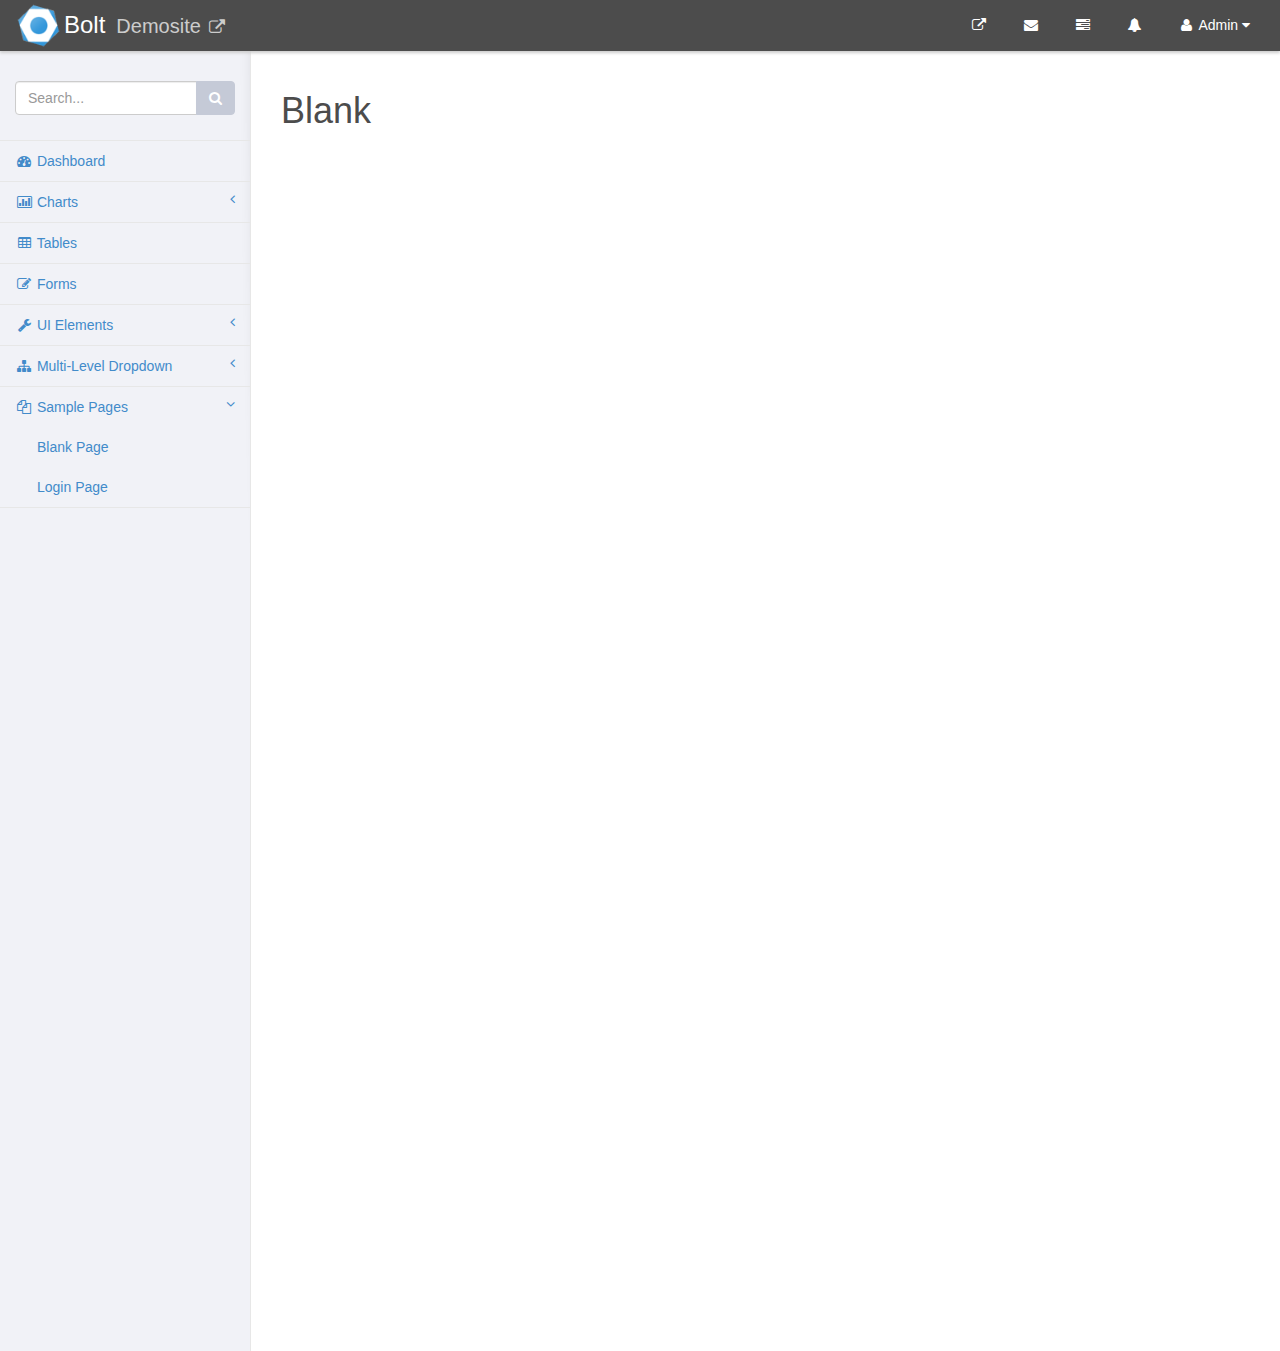
<file: templates/sb-admin-v2/blank.html>
<!DOCTYPE html>
<html>

<head>

    <meta charset="utf-8">
    <meta name="viewport" content="width=device-width, initial-scale=1.0">

    <title>Bolt 2.0 Backend</title>

    <!-- Core CSS - Include with every page -->
    <link href="css/bootstrap.css" rel="stylesheet">
    <link href="font-awesome/css/font-awesome.css" rel="stylesheet">

    <!-- Page-Level Plugin CSS - Blank -->

    <!-- SB Admin CSS - Include with every page -->
    <link href="css/bolt.css" rel="stylesheet">

</head>

<body>

    <div id="wrapper">

        <nav class="navbar navbar-default navbar-static-top" role="navigation" style="margin-bottom: 0">
            <div class="navbar-header">
                <button type="button" class="navbar-toggle" data-toggle="collapse" data-target=".sidebar-collapse">
                    <span class="sr-only">Toggle navigation</span>
                    <span class="icon-bar"></span>
                    <span class="icon-bar"></span>
                    <span class="icon-bar"></span>
                </button>
                <a class="navbar-brand" href="index.html"><img src="img/apple-touch-icon.png">Bolt</a> <a href="#" class="navbar-site btn">Demosite <i class="fa fa-external-link fa-fw"></i></a>
            </div>
            <!-- /.navbar-header -->

            <ul class="nav navbar-top-links navbar-right">
				<li class="dropdown">
				    <a class="dropdown-toggle" data-toggle="dropdown" href="#">
				        <i class="fa fa-external-link fa-fw"></i>
				    </a>
				</li>
                <li class="dropdown">
                    <a class="dropdown-toggle" data-toggle="dropdown" href="#">
                        <i class="fa fa-envelope fa-fw"></i>
                    </a>
                    <ul class="dropdown-menu dropdown-messages">
                        <li>
                            <a href="#">
                                <div>
                                    <strong>John Smith</strong>
                                    <span class="pull-right text-muted">
                                        <em>Yesterday</em>
                                    </span>
                                </div>
                                <div>Lorem ipsum dolor sit amet, consectetur adipiscing elit. Pellentesque eleifend...</div>
                            </a>
                        </li>
                        <li class="divider"></li>
                        <li>
                            <a href="#">
                                <div>
                                    <strong>John Smith</strong>
                                    <span class="pull-right text-muted">
                                        <em>Yesterday</em>
                                    </span>
                                </div>
                                <div>Lorem ipsum dolor sit amet, consectetur adipiscing elit. Pellentesque eleifend...</div>
                            </a>
                        </li>
                        <li class="divider"></li>
                        <li>
                            <a href="#">
                                <div>
                                    <strong>John Smith</strong>
                                    <span class="pull-right text-muted">
                                        <em>Yesterday</em>
                                    </span>
                                </div>
                                <div>Lorem ipsum dolor sit amet, consectetur adipiscing elit. Pellentesque eleifend...</div>
                            </a>
                        </li>
                        <li class="divider"></li>
                        <li>
                            <a class="text-center" href="#">
                                <strong>Read All Messages</strong>
                                <i class="fa fa-angle-right"></i>
                            </a>
                        </li>
                    </ul>
                    <!-- /.dropdown-messages -->
                </li>
                <!-- /.dropdown -->
                <li class="dropdown">
                    <a class="dropdown-toggle" data-toggle="dropdown" href="#">
                        <i class="fa fa-tasks fa-fw"></i>
                    </a>
                    <ul class="dropdown-menu dropdown-tasks">
                        <li>
                            <a href="#">
                                <div>
                                    <p>
                                        <strong>Task 1</strong>
                                        <span class="pull-right text-muted">40% Complete</span>
                                    </p>
                                    <div class="progress progress-striped active">
                                        <div class="progress-bar progress-bar-success" role="progressbar" aria-valuenow="40" aria-valuemin="0" aria-valuemax="100" style="width: 40%">
                                            <span class="sr-only">40% Complete (success)</span>
                                        </div>
                                    </div>
                                </div>
                            </a>
                        </li>
                        <li class="divider"></li>
                        <li>
                            <a href="#">
                                <div>
                                    <p>
                                        <strong>Task 2</strong>
                                        <span class="pull-right text-muted">20% Complete</span>
                                    </p>
                                    <div class="progress progress-striped active">
                                        <div class="progress-bar progress-bar-info" role="progressbar" aria-valuenow="20" aria-valuemin="0" aria-valuemax="100" style="width: 20%">
                                            <span class="sr-only">20% Complete</span>
                                        </div>
                                    </div>
                                </div>
                            </a>
                        </li>
                        <li class="divider"></li>
                        <li>
                            <a href="#">
                                <div>
                                    <p>
                                        <strong>Task 3</strong>
                                        <span class="pull-right text-muted">60% Complete</span>
                                    </p>
                                    <div class="progress progress-striped active">
                                        <div class="progress-bar progress-bar-warning" role="progressbar" aria-valuenow="60" aria-valuemin="0" aria-valuemax="100" style="width: 60%">
                                            <span class="sr-only">60% Complete (warning)</span>
                                        </div>
                                    </div>
                                </div>
                            </a>
                        </li>
                        <li class="divider"></li>
                        <li>
                            <a href="#">
                                <div>
                                    <p>
                                        <strong>Task 4</strong>
                                        <span class="pull-right text-muted">80% Complete</span>
                                    </p>
                                    <div class="progress progress-striped active">
                                        <div class="progress-bar progress-bar-danger" role="progressbar" aria-valuenow="80" aria-valuemin="0" aria-valuemax="100" style="width: 80%">
                                            <span class="sr-only">80% Complete (danger)</span>
                                        </div>
                                    </div>
                                </div>
                            </a>
                        </li>
                        <li class="divider"></li>
                        <li>
                            <a class="text-center" href="#">
                                <strong>See All Tasks</strong>
                                <i class="fa fa-angle-right"></i>
                            </a>
                        </li>
                    </ul>
                    <!-- /.dropdown-tasks -->
                </li>
                <!-- /.dropdown -->
                <li class="dropdown">
                    <a class="dropdown-toggle" data-toggle="dropdown" href="#">
                        <i class="fa fa-bell fa-fw"></i>
                    </a>
                    <ul class="dropdown-menu dropdown-alerts">
                        <li>
                            <a href="#">
                                <div>
                                    <i class="fa fa-comment fa-fw"></i> New Comment
                                    <span class="pull-right text-muted small">4 minutes ago</span>
                                </div>
                            </a>
                        </li>
                        <li class="divider"></li>
                        <li>
                            <a href="#">
                                <div>
                                    <i class="fa fa-twitter fa-fw"></i> 3 New Followers
                                    <span class="pull-right text-muted small">12 minutes ago</span>
                                </div>
                            </a>
                        </li>
                        <li class="divider"></li>
                        <li>
                            <a href="#">
                                <div>
                                    <i class="fa fa-envelope fa-fw"></i> Message Sent
                                    <span class="pull-right text-muted small">4 minutes ago</span>
                                </div>
                            </a>
                        </li>
                        <li class="divider"></li>
                        <li>
                            <a href="#">
                                <div>
                                    <i class="fa fa-tasks fa-fw"></i> New Task
                                    <span class="pull-right text-muted small">4 minutes ago</span>
                                </div>
                            </a>
                        </li>
                        <li class="divider"></li>
                        <li>
                            <a href="#">
                                <div>
                                    <i class="fa fa-upload fa-fw"></i> Server Rebooted
                                    <span class="pull-right text-muted small">4 minutes ago</span>
                                </div>
                            </a>
                        </li>
                        <li class="divider"></li>
                        <li>
                            <a class="text-center" href="#">
                                <strong>See All Alerts</strong>
                                <i class="fa fa-angle-right"></i>
                            </a>
                        </li>
                    </ul>
                    <!-- /.dropdown-alerts -->
                </li>
                <!-- /.dropdown -->
                <li class="dropdown">
                    <a class="dropdown-toggle" data-toggle="dropdown" href="#">
                        <i class="fa fa-user fa-fw"></i> Admin <i class="fa fa-caret-down"></i>
                    </a>
                    <ul class="dropdown-menu dropdown-user">
                        <li><a href="#"><i class="fa fa-user fa-fw"></i> User Profile</a>
                        </li>
                        <li><a href="#"><i class="fa fa-gear fa-fw"></i> Settings</a>
                        </li>
                        <li class="divider"></li>
                        <li><a href="login.html"><i class="fa fa-sign-out fa-fw"></i> Logout</a>
                        </li>
                    </ul>
                    <!-- /.dropdown-user -->
                </li>
                <!-- /.dropdown -->
            </ul>
            <!-- /.navbar-top-links -->

        </nav>
        <!-- /.navbar-static-top -->

        <nav class="navbar-default navbar-static-side" role="navigation" id="nav">
            <div class="sidebar-collapse">
                <ul class="nav" id="side-menu">
                    <li class="sidebar-search">
                        <div class="input-group custom-search-form">
                            <input type="text" class="form-control" placeholder="Search...">
                            <span class="input-group-btn">
                                <button class="btn btn-default" type="button">
                                    <i class="fa fa-search"></i>
                                </button>
                            </span>
                        </div>
                        <!-- /input-group -->
                    </li>
                    <li>
                        <a href="index.html"><i class="fa fa-dashboard fa-fw"></i> Dashboard</a>
                    </li>
                    <li>
                        <a href="#"><i class="fa fa-bar-chart-o fa-fw"></i> Charts<span class="fa arrow"></span></a>
                        <ul class="nav nav-second-level">
                            <li>
                                <a href="flot.html">Flot Charts</a>
                            </li>
                            <li>
                                <a href="morris.html">Morris.js Charts</a>
                            </li>
                        </ul>
                        <!-- /.nav-second-level -->
                    </li>
                    <li>
                        <a href="tables.html"><i class="fa fa-table fa-fw"></i> Tables</a>
                    </li>
                    <li>
                        <a href="forms.html"><i class="fa fa-edit fa-fw"></i> Forms</a>
                    </li>
                    <li>
                        <a href="#"><i class="fa fa-wrench fa-fw"></i> UI Elements<span class="fa arrow"></span></a>
                        <ul class="nav nav-second-level">
                            <li>
                                <a href="panels-wells.html">Panels and Wells</a>
                            </li>
                            <li>
                                <a href="buttons.html">Buttons</a>
                            </li>
                            <li>
                                <a href="notifications.html">Notifications</a>
                            </li>
                            <li>
                                <a href="typography.html">Typography</a>
                            </li>
                            <li>
                                <a href="grid.html">Grid</a>
                            </li>
                        </ul>
                        <!-- /.nav-second-level -->
                    </li>
                    <li>
                        <a href="#"><i class="fa fa-sitemap fa-fw"></i> Multi-Level Dropdown<span class="fa arrow"></span></a>
                        <ul class="nav nav-second-level">
                            <li>
                                <a href="#">Second Level Item</a>
                            </li>
                            <li>
                                <a href="#">Second Level Item</a>
                            </li>
                            <li>
                                <a href="#">Third Level <span class="fa arrow"></span></a>
                                <ul class="nav nav-third-level">
                                    <li>
                                        <a href="#">Third Level Item</a>
                                    </li>
                                    <li>
                                        <a href="#">Third Level Item</a>
                                    </li>
                                    <li>
                                        <a href="#">Third Level Item</a>
                                    </li>
                                    <li>
                                        <a href="#">Third Level Item</a>
                                    </li>
                                </ul>
                                <!-- /.nav-third-level -->
                            </li>
                        </ul>
                        <!-- /.nav-second-level -->
                    </li>
                    <li class="active">
                        <a href="#"><i class="fa fa-files-o fa-fw"></i> Sample Pages<span class="fa arrow"></span></a>
                        <ul class="nav nav-second-level">
                            <li>
                                <a href="blank.html">Blank Page</a>
                            </li>
                            <li>
                                <a href="login.html">Login Page</a>
                            </li>
                        </ul>
                        <!-- /.nav-second-level -->
                    </li>
                </ul>
                <!-- /#side-menu -->
            </div>
            <!-- /.sidebar-collapse -->
        </nav>
        <!-- /.navbar-static-side -->

        <div id="page-wrapper">
            <div class="row">
                <div class="col-lg-12">
                    <h1 class="page-header">Blank</h1>
                </div>
                <!-- /.col-lg-12 -->
            </div>
            <!-- /.row -->
        </div>
        <!-- /#page-wrapper -->

    </div>
    <!-- /#wrapper -->

    <!-- Core Scripts - Include with every page -->
    <script src="js/jquery-1.10.2.js"></script>
    <script src="js/bootstrap.min.js"></script>
    <script src="js/plugins/metisMenu/jquery.metisMenu.js"></script>

    <!-- Page-Level Plugin Scripts - Blank -->

    <!-- SB Admin Scripts - Include with every page -->
    <script src="js/bolt.js"></script>

    <!-- Page-Level Demo Scripts - Blank - Use for reference -->

</body>

</html>
</file>
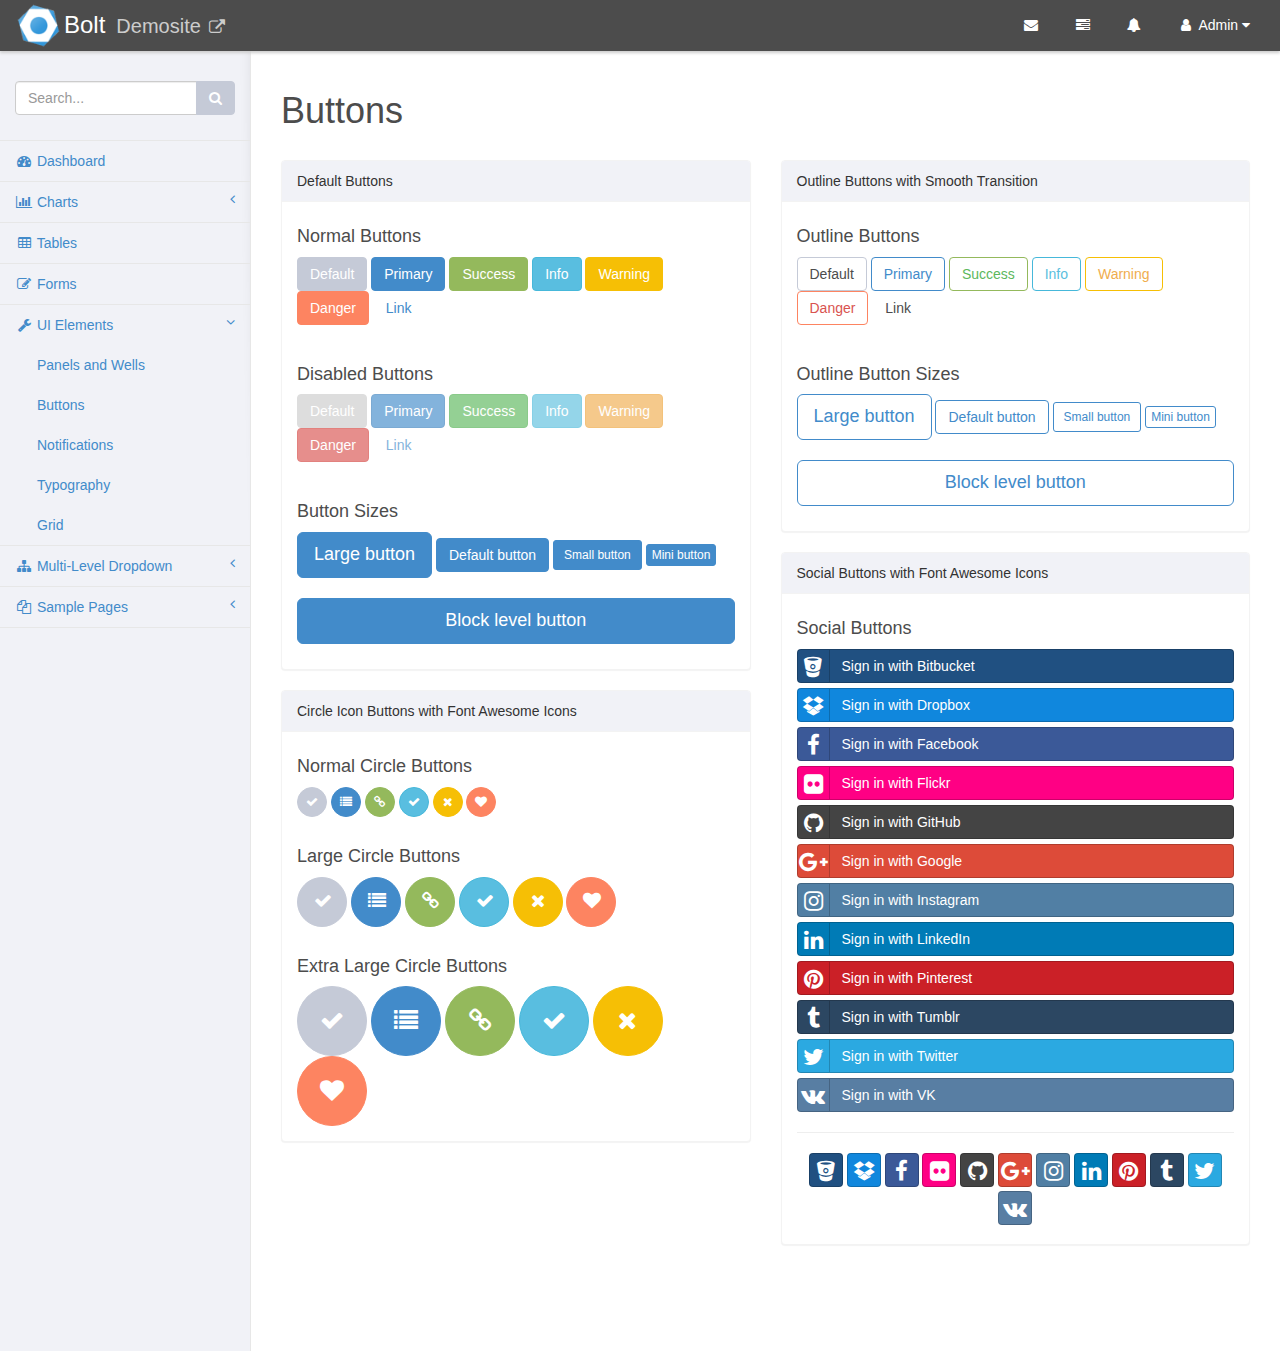
<file: templates/sb-admin-v2/buttons.html>
<!DOCTYPE html>
<html>

<head>

    <meta charset="utf-8">
    <meta name="viewport" content="width=device-width, initial-scale=1.0">

    <title>Bolt 2.0 Backend</title>

    <!-- Core CSS - Include with every page -->
    <link href="css/bootstrap.css" rel="stylesheet">
    <link href="font-awesome/css/font-awesome.css" rel="stylesheet">

    <!-- Page-Level Plugin CSS - Buttons -->
    <link href="css/plugins/social-buttons/social-buttons.css" rel="stylesheet">

    <!-- SB Admin CSS - Include with every page -->
    <link href="css/bolt.css" rel="stylesheet">

</head>

<body>

    <div id="wrapper">

        <nav class="navbar navbar-default navbar-static-top" role="navigation" style="margin-bottom: 0">
            <div class="navbar-header">
                <button type="button" class="navbar-toggle" data-toggle="collapse" data-target=".sidebar-collapse">
                    <span class="sr-only">Toggle navigation</span>
                    <span class="icon-bar"></span>
                    <span class="icon-bar"></span>
                    <span class="icon-bar"></span>
                </button>
                <a class="navbar-brand" href="index.html"><img src="img/apple-touch-icon.png">Bolt</a> <a href="#" class="navbar-site btn">Demosite <i class="fa fa-external-link fa-fw"></i></a>
            </div>
            <!-- /.navbar-header -->

            <ul class="nav navbar-top-links navbar-right">
                <li class="dropdown">
                    <a class="dropdown-toggle" data-toggle="dropdown" href="#">
                        <i class="fa fa-envelope fa-fw"></i>
                    </a>
                    <ul class="dropdown-menu dropdown-messages">
                        <li>
                            <a href="#">
                                <div>
                                    <strong>John Smith</strong>
                                    <span class="pull-right text-muted">
                                        <em>Yesterday</em>
                                    </span>
                                </div>
                                <div>Lorem ipsum dolor sit amet, consectetur adipiscing elit. Pellentesque eleifend...</div>
                            </a>
                        </li>
                        <li class="divider"></li>
                        <li>
                            <a href="#">
                                <div>
                                    <strong>John Smith</strong>
                                    <span class="pull-right text-muted">
                                        <em>Yesterday</em>
                                    </span>
                                </div>
                                <div>Lorem ipsum dolor sit amet, consectetur adipiscing elit. Pellentesque eleifend...</div>
                            </a>
                        </li>
                        <li class="divider"></li>
                        <li>
                            <a href="#">
                                <div>
                                    <strong>John Smith</strong>
                                    <span class="pull-right text-muted">
                                        <em>Yesterday</em>
                                    </span>
                                </div>
                                <div>Lorem ipsum dolor sit amet, consectetur adipiscing elit. Pellentesque eleifend...</div>
                            </a>
                        </li>
                        <li class="divider"></li>
                        <li>
                            <a class="text-center" href="#">
                                <strong>Read All Messages</strong>
                                <i class="fa fa-angle-right"></i>
                            </a>
                        </li>
                    </ul>
                    <!-- /.dropdown-messages -->
                </li>
                <!-- /.dropdown -->
                <li class="dropdown">
                    <a class="dropdown-toggle" data-toggle="dropdown" href="#">
                        <i class="fa fa-tasks fa-fw"></i>
                    </a>
                    <ul class="dropdown-menu dropdown-tasks">
                        <li>
                            <a href="#">
                                <div>
                                    <p>
                                        <strong>Task 1</strong>
                                        <span class="pull-right text-muted">40% Complete</span>
                                    </p>
                                    <div class="progress progress-striped active">
                                        <div class="progress-bar progress-bar-success" role="progressbar" aria-valuenow="40" aria-valuemin="0" aria-valuemax="100" style="width: 40%">
                                            <span class="sr-only">40% Complete (success)</span>
                                        </div>
                                    </div>
                                </div>
                            </a>
                        </li>
                        <li class="divider"></li>
                        <li>
                            <a href="#">
                                <div>
                                    <p>
                                        <strong>Task 2</strong>
                                        <span class="pull-right text-muted">20% Complete</span>
                                    </p>
                                    <div class="progress progress-striped active">
                                        <div class="progress-bar progress-bar-info" role="progressbar" aria-valuenow="20" aria-valuemin="0" aria-valuemax="100" style="width: 20%">
                                            <span class="sr-only">20% Complete</span>
                                        </div>
                                    </div>
                                </div>
                            </a>
                        </li>
                        <li class="divider"></li>
                        <li>
                            <a href="#">
                                <div>
                                    <p>
                                        <strong>Task 3</strong>
                                        <span class="pull-right text-muted">60% Complete</span>
                                    </p>
                                    <div class="progress progress-striped active">
                                        <div class="progress-bar progress-bar-warning" role="progressbar" aria-valuenow="60" aria-valuemin="0" aria-valuemax="100" style="width: 60%">
                                            <span class="sr-only">60% Complete (warning)</span>
                                        </div>
                                    </div>
                                </div>
                            </a>
                        </li>
                        <li class="divider"></li>
                        <li>
                            <a href="#">
                                <div>
                                    <p>
                                        <strong>Task 4</strong>
                                        <span class="pull-right text-muted">80% Complete</span>
                                    </p>
                                    <div class="progress progress-striped active">
                                        <div class="progress-bar progress-bar-danger" role="progressbar" aria-valuenow="80" aria-valuemin="0" aria-valuemax="100" style="width: 80%">
                                            <span class="sr-only">80% Complete (danger)</span>
                                        </div>
                                    </div>
                                </div>
                            </a>
                        </li>
                        <li class="divider"></li>
                        <li>
                            <a class="text-center" href="#">
                                <strong>See All Tasks</strong>
                                <i class="fa fa-angle-right"></i>
                            </a>
                        </li>
                    </ul>
                    <!-- /.dropdown-tasks -->
                </li>
                <!-- /.dropdown -->
                <li class="dropdown">
                    <a class="dropdown-toggle" data-toggle="dropdown" href="#">
                        <i class="fa fa-bell fa-fw"></i>
                    </a>
                    <ul class="dropdown-menu dropdown-alerts">
                        <li>
                            <a href="#">
                                <div>
                                    <i class="fa fa-comment fa-fw"></i> New Comment
                                    <span class="pull-right text-muted small">4 minutes ago</span>
                                </div>
                            </a>
                        </li>
                        <li class="divider"></li>
                        <li>
                            <a href="#">
                                <div>
                                    <i class="fa fa-twitter fa-fw"></i> 3 New Followers
                                    <span class="pull-right text-muted small">12 minutes ago</span>
                                </div>
                            </a>
                        </li>
                        <li class="divider"></li>
                        <li>
                            <a href="#">
                                <div>
                                    <i class="fa fa-envelope fa-fw"></i> Message Sent
                                    <span class="pull-right text-muted small">4 minutes ago</span>
                                </div>
                            </a>
                        </li>
                        <li class="divider"></li>
                        <li>
                            <a href="#">
                                <div>
                                    <i class="fa fa-tasks fa-fw"></i> New Task
                                    <span class="pull-right text-muted small">4 minutes ago</span>
                                </div>
                            </a>
                        </li>
                        <li class="divider"></li>
                        <li>
                            <a href="#">
                                <div>
                                    <i class="fa fa-upload fa-fw"></i> Server Rebooted
                                    <span class="pull-right text-muted small">4 minutes ago</span>
                                </div>
                            </a>
                        </li>
                        <li class="divider"></li>
                        <li>
                            <a class="text-center" href="#">
                                <strong>See All Alerts</strong>
                                <i class="fa fa-angle-right"></i>
                            </a>
                        </li>
                    </ul>
                    <!-- /.dropdown-alerts -->
                </li>
                <!-- /.dropdown -->
                <li class="dropdown">
                    <a class="dropdown-toggle" data-toggle="dropdown" href="#">
                        <i class="fa fa-user fa-fw"></i> Admin <i class="fa fa-caret-down"></i>
                    </a>
                    <ul class="dropdown-menu dropdown-user">
                        <li><a href="#"><i class="fa fa-user fa-fw"></i> User Profile</a>
                        </li>
                        <li><a href="#"><i class="fa fa-gear fa-fw"></i> Settings</a>
                        </li>
                        <li class="divider"></li>
                        <li><a href="login.html"><i class="fa fa-sign-out fa-fw"></i> Logout</a>
                        </li>
                    </ul>
                    <!-- /.dropdown-user -->
                </li>
                <!-- /.dropdown -->
            </ul>
            <!-- /.navbar-top-links -->

        </nav>
        <!-- /.navbar-static-top -->

        <nav class="navbar-default navbar-static-side" role="navigation" id="nav">
            <div class="sidebar-collapse">
                <ul class="nav" id="side-menu">
                    <li class="sidebar-search">
                        <div class="input-group custom-search-form">
                            <input type="text" class="form-control" placeholder="Search...">
                            <span class="input-group-btn">
                                <button class="btn btn-default" type="button">
                                    <i class="fa fa-search"></i>
                                </button>
                            </span>
                        </div>
                        <!-- /input-group -->
                    </li>
                    <li>
                        <a href="index.html"><i class="fa fa-dashboard fa-fw"></i> Dashboard</a>
                    </li>
                    <li>
                        <a href="#"><i class="fa fa-bar-chart-o fa-fw"></i> Charts<span class="fa arrow"></span></a>
                        <ul class="nav nav-second-level">
                            <li>
                                <a href="flot.html">Flot Charts</a>
                            </li>
                            <li>
                                <a href="morris.html">Morris.js Charts</a>
                            </li>
                        </ul>
                        <!-- /.nav-second-level -->
                    </li>
                    <li>
                        <a href="tables.html"><i class="fa fa-table fa-fw"></i> Tables</a>
                    </li>
                    <li>
                        <a href="forms.html"><i class="fa fa-edit fa-fw"></i> Forms</a>
                    </li>
                    <li class="active">
                        <a href="#"><i class="fa fa-wrench fa-fw"></i> UI Elements<span class="fa arrow"></span></a>
                        <ul class="nav nav-second-level">
                            <li>
                                <a href="panels-wells.html">Panels and Wells</a>
                            </li>
                            <li>
                                <a href="buttons.html">Buttons</a>
                            </li>
                            <li>
                                <a href="notifications.html">Notifications</a>
                            </li>
                            <li>
                                <a href="typography.html">Typography</a>
                            </li>
                            <li>
                                <a href="grid.html">Grid</a>
                            </li>
                        </ul>
                        <!-- /.nav-second-level -->
                    </li>
                    <li>
                        <a href="#"><i class="fa fa-sitemap fa-fw"></i> Multi-Level Dropdown<span class="fa arrow"></span></a>
                        <ul class="nav nav-second-level">
                            <li>
                                <a href="#">Second Level Item</a>
                            </li>
                            <li>
                                <a href="#">Second Level Item</a>
                            </li>
                            <li>
                                <a href="#">Third Level <span class="fa arrow"></span></a>
                                <ul class="nav nav-third-level">
                                    <li>
                                        <a href="#">Third Level Item</a>
                                    </li>
                                    <li>
                                        <a href="#">Third Level Item</a>
                                    </li>
                                    <li>
                                        <a href="#">Third Level Item</a>
                                    </li>
                                    <li>
                                        <a href="#">Third Level Item</a>
                                    </li>
                                </ul>
                                <!-- /.nav-third-level -->
                            </li>
                        </ul>
                        <!-- /.nav-second-level -->
                    </li>
                    <li>
                        <a href="#"><i class="fa fa-files-o fa-fw"></i> Sample Pages<span class="fa arrow"></span></a>
                        <ul class="nav nav-second-level">
                            <li>
                                <a href="blank.html">Blank Page</a>
                            </li>
                            <li>
                                <a href="login.html">Login Page</a>
                            </li>
                        </ul>
                        <!-- /.nav-second-level -->
                    </li>
                </ul>
                <!-- /#side-menu -->
            </div>
            <!-- /.sidebar-collapse -->
        </nav>
        <!-- /.navbar-static-side -->

        <div id="page-wrapper">
            <div class="row">
                <div class="col-lg-12">
                    <h1 class="page-header">Buttons</h1>
                </div>
                <!-- /.col-lg-12 -->
            </div>
            <!-- /.row -->
            <div class="row">
                <div class="col-lg-6">
                    <div class="panel panel-default">
                        <div class="panel-heading">
                            Default Buttons
                        </div>
                        <!-- /.panel-heading -->
                        <div class="panel-body">
                            <h4>Normal Buttons</h4>
                            <p>
                                <button type="button" class="btn btn-default">Default</button>
                                <button type="button" class="btn btn-primary">Primary</button>
                                <button type="button" class="btn btn-success">Success</button>
                                <button type="button" class="btn btn-info">Info</button>
                                <button type="button" class="btn btn-warning">Warning</button>
                                <button type="button" class="btn btn-danger">Danger</button>
                                <button type="button" class="btn btn-link">Link</button>
                            </p>
                            <br>
                            <h4>Disabled Buttons</h4>
                            <p>
                                <button type="button" class="btn btn-default disabled">Default</button>
                                <button type="button" class="btn btn-primary disabled">Primary</button>
                                <button type="button" class="btn btn-success disabled">Success</button>
                                <button type="button" class="btn btn-info disabled">Info</button>
                                <button type="button" class="btn btn-warning disabled">Warning</button>
                                <button type="button" class="btn btn-danger disabled">Danger</button>
                                <button type="button" class="btn btn-link disabled">Link</button>
                            </p>
                            <br>
                            <h4>Button Sizes</h4>
                            <p>
                                <button type="button" class="btn btn-primary btn-lg">Large button</button>
                                <button type="button" class="btn btn-primary">Default button</button>
                                <button type="button" class="btn btn-primary btn-sm">Small button</button>
                                <button type="button" class="btn btn-primary btn-xs">Mini button</button>
                                <br>
                                <br>
                                <button type="button" class="btn btn-primary btn-lg btn-block">Block level button</button>
                            </p>
                        </div>
                        <!-- /.panel-body -->
                    </div>
                    <!-- /.panel -->
                    <div class="panel panel-default">
                        <div class="panel-heading">
                            Circle Icon Buttons with Font Awesome Icons
                        </div>
                        <!-- /.panel-heading -->
                        <div class="panel-body">
                            <h4>Normal Circle Buttons</h4>
                            <button type="button" class="btn btn-default btn-circle"><i class="fa fa-check"></i>
                            </button>
                            <button type="button" class="btn btn-primary btn-circle"><i class="fa fa-list"></i>
                            </button>
                            <button type="button" class="btn btn-success btn-circle"><i class="fa fa-link"></i>
                            </button>
                            <button type="button" class="btn btn-info btn-circle"><i class="fa fa-check"></i>
                            </button>
                            <button type="button" class="btn btn-warning btn-circle"><i class="fa fa-times"></i>
                            </button>
                            <button type="button" class="btn btn-danger btn-circle"><i class="fa fa-heart"></i>
                            </button>
                            <br>
                            <br>
                            <h4>Large Circle Buttons</h4>
                            <button type="button" class="btn btn-default btn-circle btn-lg"><i class="fa fa-check"></i>
                            </button>
                            <button type="button" class="btn btn-primary btn-circle btn-lg"><i class="fa fa-list"></i>
                            </button>
                            <button type="button" class="btn btn-success btn-circle btn-lg"><i class="fa fa-link"></i>
                            </button>
                            <button type="button" class="btn btn-info btn-circle btn-lg"><i class="fa fa-check"></i>
                            </button>
                            <button type="button" class="btn btn-warning btn-circle btn-lg"><i class="fa fa-times"></i>
                            </button>
                            <button type="button" class="btn btn-danger btn-circle btn-lg"><i class="fa fa-heart"></i>
                            </button>
                            <br>
                            <br>
                            <h4>Extra Large Circle Buttons</h4>
                            <button type="button" class="btn btn-default btn-circle btn-xl"><i class="fa fa-check"></i>
                            </button>
                            <button type="button" class="btn btn-primary btn-circle btn-xl"><i class="fa fa-list"></i>
                            </button>
                            <button type="button" class="btn btn-success btn-circle btn-xl"><i class="fa fa-link"></i>
                            </button>
                            <button type="button" class="btn btn-info btn-circle btn-xl"><i class="fa fa-check"></i>
                            </button>
                            <button type="button" class="btn btn-warning btn-circle btn-xl"><i class="fa fa-times"></i>
                            </button>
                            <button type="button" class="btn btn-danger btn-circle btn-xl"><i class="fa fa-heart"></i>
                            </button>
                        </div>
                        <!-- /.panel-body -->
                    </div>
                    <!-- /.panel -->
                </div>
                <!-- /.col-lg-6 -->
                <div class="col-lg-6">
                    <div class="panel panel-default">
                        <div class="panel-heading">
                            Outline Buttons with Smooth Transition
                        </div>
                        <!-- /.panel-heading -->
                        <div class="panel-body">
                            <h4>Outline Buttons</h4>
                            <p>
                                <button type="button" class="btn btn-outline btn-default">Default</button>
                                <button type="button" class="btn btn-outline btn-primary">Primary</button>
                                <button type="button" class="btn btn-outline btn-success">Success</button>
                                <button type="button" class="btn btn-outline btn-info">Info</button>
                                <button type="button" class="btn btn-outline btn-warning">Warning</button>
                                <button type="button" class="btn btn-outline btn-danger">Danger</button>
                                <button type="button" class="btn btn-outline btn-link">Link</button>
                            </p>
                            <br>
                            <h4>Outline Button Sizes</h4>
                            <p>
                                <button type="button" class="btn btn-outline btn-primary btn-lg">Large button</button>
                                <button type="button" class="btn btn-outline btn-primary">Default button</button>
                                <button type="button" class="btn btn-outline btn-primary btn-sm">Small button</button>
                                <button type="button" class="btn btn-outline btn-primary btn-xs">Mini button</button>
                                <br>
                                <br>
                                <button type="button" class="btn btn-outline btn-primary btn-lg btn-block">Block level button</button>
                            </p>
                        </div>
                        <!-- /.panel-body -->
                    </div>
                    <!-- /.panel -->
                    <div class="panel panel-default">
                        <div class="panel-heading">
                            Social Buttons with Font Awesome Icons
                        </div>
                        <!-- /.panel-heading -->
                        <div class="panel-body">
                            <h4>Social Buttons</h4>
                            <a class="btn btn-block btn-social btn-bitbucket">
                                <i class="fa fa-bitbucket"></i> Sign in with Bitbucket
                            </a>
                            <a class="btn btn-block btn-social btn-dropbox">
                                <i class="fa fa-dropbox"></i> Sign in with Dropbox
                            </a>
                            <a class="btn btn-block btn-social btn-facebook">
                                <i class="fa fa-facebook"></i> Sign in with Facebook
                            </a>
                            <a class="btn btn-block btn-social btn-flickr">
                                <i class="fa fa-flickr"></i> Sign in with Flickr
                            </a>
                            <a class="btn btn-block btn-social btn-github">
                                <i class="fa fa-github"></i> Sign in with GitHub
                            </a>
                            <a class="btn btn-block btn-social btn-google-plus">
                                <i class="fa fa-google-plus"></i> Sign in with Google
                            </a>
                            <a class="btn btn-block btn-social btn-instagram">
                                <i class="fa fa-instagram"></i> Sign in with Instagram
                            </a>
                            <a class="btn btn-block btn-social btn-linkedin">
                                <i class="fa fa-linkedin"></i> Sign in with LinkedIn
                            </a>
                            <a class="btn btn-block btn-social btn-pinterest">
                                <i class="fa fa-pinterest"></i> Sign in with Pinterest
                            </a>
                            <a class="btn btn-block btn-social btn-tumblr">
                                <i class="fa fa-tumblr"></i> Sign in with Tumblr
                            </a>
                            <a class="btn btn-block btn-social btn-twitter">
                                <i class="fa fa-twitter"></i> Sign in with Twitter
                            </a>
                            <a class="btn btn-block btn-social btn-vk">
                                <i class="fa fa-vk"></i> Sign in with VK
                            </a>

                            <hr>

                            <div class="text-center">
                                <a class="btn btn-social-icon btn-bitbucket"><i class="fa fa-bitbucket"></i></a>
                                <a class="btn btn-social-icon btn-dropbox"><i class="fa fa-dropbox"></i></a>
                                <a class="btn btn-social-icon btn-facebook"><i class="fa fa-facebook"></i></a>
                                <a class="btn btn-social-icon btn-flickr"><i class="fa fa-flickr"></i></a>
                                <a class="btn btn-social-icon btn-github"><i class="fa fa-github"></i></a>
                                <a class="btn btn-social-icon btn-google-plus"><i class="fa fa-google-plus"></i></a>
                                <a class="btn btn-social-icon btn-instagram"><i class="fa fa-instagram"></i></a>
                                <a class="btn btn-social-icon btn-linkedin"><i class="fa fa-linkedin"></i></a>
                                <a class="btn btn-social-icon btn-pinterest"><i class="fa fa-pinterest"></i></a>
                                <a class="btn btn-social-icon btn-tumblr"><i class="fa fa-tumblr"></i></a>
                                <a class="btn btn-social-icon btn-twitter"><i class="fa fa-twitter"></i></a>
                                <a class="btn btn-social-icon btn-vk"><i class="fa fa-vk"></i></a>
                            </div>
                        </div>
                        <!-- /.panel-body -->
                    </div>
                    <!-- /.panel -->
                </div>
                <!-- /.col-lg-6 -->
            </div>
            <!-- /.row -->
        </div>
        <!-- /#page-wrapper -->

    </div>
    <!-- /#wrapper -->

    <!-- Core Scripts - Include with every page -->
    <script src="js/jquery-1.10.2.js"></script>
    <script src="js/bootstrap.min.js"></script>
    <script src="js/plugins/metisMenu/jquery.metisMenu.js"></script>

    <!-- Page-Level Plugin Scripts - Buttons -->

    <!-- SB Admin Scripts - Include with every page -->
    <script src="js/bolt.js"></script>

    <!-- Page-Level Demo Scripts - Buttons - Use for reference -->

</body>

</html>
</file>
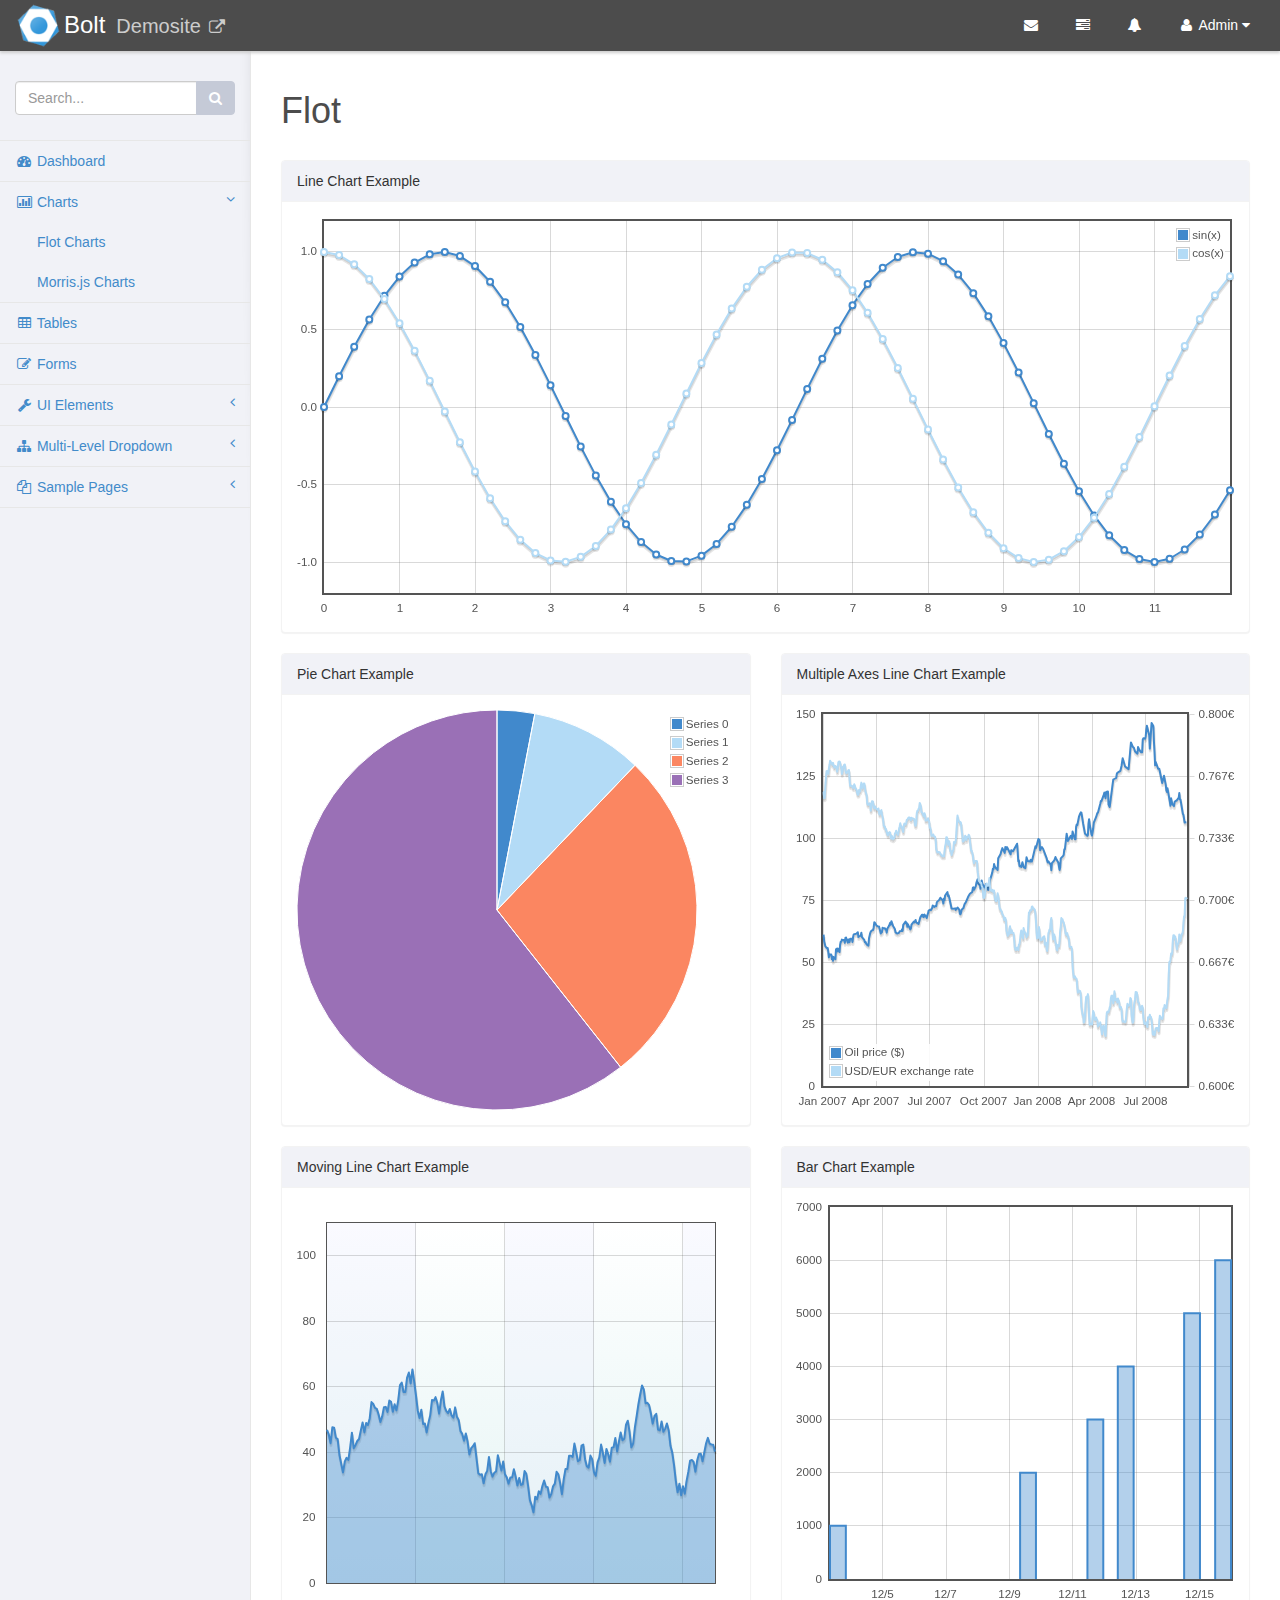
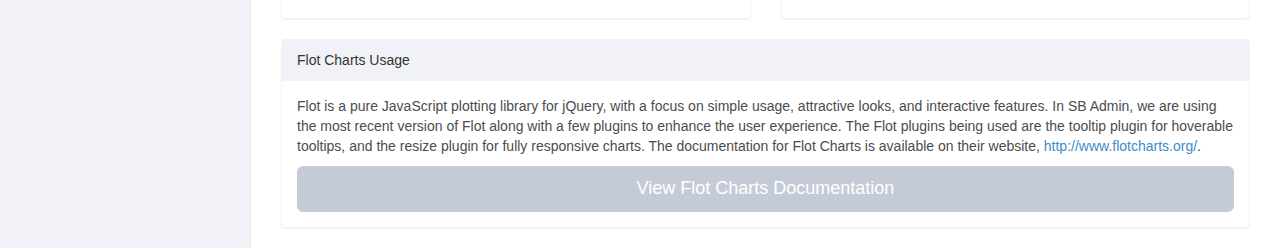
<file: templates/sb-admin-v2/flot.html>
<!DOCTYPE html>
<html>

<head>

    <meta charset="utf-8">
    <meta name="viewport" content="width=device-width, initial-scale=1.0">

    <title>Bolt 2.0 Backend</title>

    <!-- Core CSS - Include with every page -->
    <link href="css/bootstrap.css" rel="stylesheet">
    <link href="font-awesome/css/font-awesome.css" rel="stylesheet">

    <!-- Page-Level Plugin CSS - Flot -->

    <!-- SB Admin CSS - Include with every page -->
    <link href="css/bolt.css" rel="stylesheet">

</head>

<body>

    <div id="wrapper">

        <nav class="navbar navbar-default navbar-static-top" role="navigation" style="margin-bottom: 0">
            <div class="navbar-header">
                <button type="button" class="navbar-toggle" data-toggle="collapse" data-target=".sidebar-collapse">
                    <span class="sr-only">Toggle navigation</span>
                    <span class="icon-bar"></span>
                    <span class="icon-bar"></span>
                    <span class="icon-bar"></span>
                </button>
                <a class="navbar-brand" href="index.html"><img src="img/apple-touch-icon.png">Bolt</a> <a href="#" class="navbar-site btn">Demosite <i class="fa fa-external-link fa-fw"></i></a>
            </div>
            <!-- /.navbar-header -->

            <ul class="nav navbar-top-links navbar-right">
                <li class="dropdown">
                    <a class="dropdown-toggle" data-toggle="dropdown" href="#">
                        <i class="fa fa-envelope fa-fw"></i>
                    </a>
                    <ul class="dropdown-menu dropdown-messages">
                        <li>
                            <a href="#">
                                <div>
                                    <strong>John Smith</strong>
                                    <span class="pull-right text-muted">
                                        <em>Yesterday</em>
                                    </span>
                                </div>
                                <div>Lorem ipsum dolor sit amet, consectetur adipiscing elit. Pellentesque eleifend...</div>
                            </a>
                        </li>
                        <li class="divider"></li>
                        <li>
                            <a href="#">
                                <div>
                                    <strong>John Smith</strong>
                                    <span class="pull-right text-muted">
                                        <em>Yesterday</em>
                                    </span>
                                </div>
                                <div>Lorem ipsum dolor sit amet, consectetur adipiscing elit. Pellentesque eleifend...</div>
                            </a>
                        </li>
                        <li class="divider"></li>
                        <li>
                            <a href="#">
                                <div>
                                    <strong>John Smith</strong>
                                    <span class="pull-right text-muted">
                                        <em>Yesterday</em>
                                    </span>
                                </div>
                                <div>Lorem ipsum dolor sit amet, consectetur adipiscing elit. Pellentesque eleifend...</div>
                            </a>
                        </li>
                        <li class="divider"></li>
                        <li>
                            <a class="text-center" href="#">
                                <strong>Read All Messages</strong>
                                <i class="fa fa-angle-right"></i>
                            </a>
                        </li>
                    </ul>
                    <!-- /.dropdown-messages -->
                </li>
                <!-- /.dropdown -->
                <li class="dropdown">
                    <a class="dropdown-toggle" data-toggle="dropdown" href="#">
                        <i class="fa fa-tasks fa-fw"></i>
                    </a>
                    <ul class="dropdown-menu dropdown-tasks">
                        <li>
                            <a href="#">
                                <div>
                                    <p>
                                        <strong>Task 1</strong>
                                        <span class="pull-right text-muted">40% Complete</span>
                                    </p>
                                    <div class="progress progress-striped active">
                                        <div class="progress-bar progress-bar-success" role="progressbar" aria-valuenow="40" aria-valuemin="0" aria-valuemax="100" style="width: 40%">
                                            <span class="sr-only">40% Complete (success)</span>
                                        </div>
                                    </div>
                                </div>
                            </a>
                        </li>
                        <li class="divider"></li>
                        <li>
                            <a href="#">
                                <div>
                                    <p>
                                        <strong>Task 2</strong>
                                        <span class="pull-right text-muted">20% Complete</span>
                                    </p>
                                    <div class="progress progress-striped active">
                                        <div class="progress-bar progress-bar-info" role="progressbar" aria-valuenow="20" aria-valuemin="0" aria-valuemax="100" style="width: 20%">
                                            <span class="sr-only">20% Complete</span>
                                        </div>
                                    </div>
                                </div>
                            </a>
                        </li>
                        <li class="divider"></li>
                        <li>
                            <a href="#">
                                <div>
                                    <p>
                                        <strong>Task 3</strong>
                                        <span class="pull-right text-muted">60% Complete</span>
                                    </p>
                                    <div class="progress progress-striped active">
                                        <div class="progress-bar progress-bar-warning" role="progressbar" aria-valuenow="60" aria-valuemin="0" aria-valuemax="100" style="width: 60%">
                                            <span class="sr-only">60% Complete (warning)</span>
                                        </div>
                                    </div>
                                </div>
                            </a>
                        </li>
                        <li class="divider"></li>
                        <li>
                            <a href="#">
                                <div>
                                    <p>
                                        <strong>Task 4</strong>
                                        <span class="pull-right text-muted">80% Complete</span>
                                    </p>
                                    <div class="progress progress-striped active">
                                        <div class="progress-bar progress-bar-danger" role="progressbar" aria-valuenow="80" aria-valuemin="0" aria-valuemax="100" style="width: 80%">
                                            <span class="sr-only">80% Complete (danger)</span>
                                        </div>
                                    </div>
                                </div>
                            </a>
                        </li>
                        <li class="divider"></li>
                        <li>
                            <a class="text-center" href="#">
                                <strong>See All Tasks</strong>
                                <i class="fa fa-angle-right"></i>
                            </a>
                        </li>
                    </ul>
                    <!-- /.dropdown-tasks -->
                </li>
                <!-- /.dropdown -->
                <li class="dropdown">
                    <a class="dropdown-toggle" data-toggle="dropdown" href="#">
                        <i class="fa fa-bell fa-fw"></i>
                    </a>
                    <ul class="dropdown-menu dropdown-alerts">
                        <li>
                            <a href="#">
                                <div>
                                    <i class="fa fa-comment fa-fw"></i> New Comment
                                    <span class="pull-right text-muted small">4 minutes ago</span>
                                </div>
                            </a>
                        </li>
                        <li class="divider"></li>
                        <li>
                            <a href="#">
                                <div>
                                    <i class="fa fa-twitter fa-fw"></i> 3 New Followers
                                    <span class="pull-right text-muted small">12 minutes ago</span>
                                </div>
                            </a>
                        </li>
                        <li class="divider"></li>
                        <li>
                            <a href="#">
                                <div>
                                    <i class="fa fa-envelope fa-fw"></i> Message Sent
                                    <span class="pull-right text-muted small">4 minutes ago</span>
                                </div>
                            </a>
                        </li>
                        <li class="divider"></li>
                        <li>
                            <a href="#">
                                <div>
                                    <i class="fa fa-tasks fa-fw"></i> New Task
                                    <span class="pull-right text-muted small">4 minutes ago</span>
                                </div>
                            </a>
                        </li>
                        <li class="divider"></li>
                        <li>
                            <a href="#">
                                <div>
                                    <i class="fa fa-upload fa-fw"></i> Server Rebooted
                                    <span class="pull-right text-muted small">4 minutes ago</span>
                                </div>
                            </a>
                        </li>
                        <li class="divider"></li>
                        <li>
                            <a class="text-center" href="#">
                                <strong>See All Alerts</strong>
                                <i class="fa fa-angle-right"></i>
                            </a>
                        </li>
                    </ul>
                    <!-- /.dropdown-alerts -->
                </li>
                <!-- /.dropdown -->
                <li class="dropdown">
                    <a class="dropdown-toggle" data-toggle="dropdown" href="#">
                        <i class="fa fa-user fa-fw"></i> Admin <i class="fa fa-caret-down"></i>
                    </a>
                    <ul class="dropdown-menu dropdown-user">
                        <li><a href="#"><i class="fa fa-user fa-fw"></i> User Profile</a>
                        </li>
                        <li><a href="#"><i class="fa fa-gear fa-fw"></i> Settings</a>
                        </li>
                        <li class="divider"></li>
                        <li><a href="login.html"><i class="fa fa-sign-out fa-fw"></i> Logout</a>
                        </li>
                    </ul>
                    <!-- /.dropdown-user -->
                </li>
                <!-- /.dropdown -->
            </ul>
            <!-- /.navbar-top-links -->

        </nav>
        <!-- /.navbar-static-top -->

        <nav class="navbar-default navbar-static-side" role="navigation" id="nav">
            <div class="sidebar-collapse">
                <ul class="nav" id="side-menu">
                    <li class="sidebar-search">
                        <div class="input-group custom-search-form">
                            <input type="text" class="form-control" placeholder="Search...">
                            <span class="input-group-btn">
                                <button class="btn btn-default" type="button">
                                    <i class="fa fa-search"></i>
                                </button>
                            </span>
                        </div>
                        <!-- /input-group -->
                    </li>
                    <li>
                        <a href="index.html"><i class="fa fa-dashboard fa-fw"></i> Dashboard</a>
                    </li>
                    <li class="active">
                        <a href="#"><i class="fa fa-bar-chart-o fa-fw"></i> Charts<span class="fa arrow"></span></a>
                        <ul class="nav nav-second-level">
                            <li>
                                <a href="flot.html">Flot Charts</a>
                            </li>
                            <li>
                                <a href="morris.html">Morris.js Charts</a>
                            </li>
                        </ul>
                        <!-- /.nav-second-level -->
                    </li>
                    <li>
                        <a href="tables.html"><i class="fa fa-table fa-fw"></i> Tables</a>
                    </li>
                    <li>
                        <a href="forms.html"><i class="fa fa-edit fa-fw"></i> Forms</a>
                    </li>
                    <li>
                        <a href="#"><i class="fa fa-wrench fa-fw"></i> UI Elements<span class="fa arrow"></span></a>
                        <ul class="nav nav-second-level">
                            <li>
                                <a href="panels-wells.html">Panels and Wells</a>
                            </li>
                            <li>
                                <a href="buttons.html">Buttons</a>
                            </li>
                            <li>
                                <a href="notifications.html">Notifications</a>
                            </li>
                            <li>
                                <a href="typography.html">Typography</a>
                            </li>
                            <li>
                                <a href="grid.html">Grid</a>
                            </li>
                        </ul>
                        <!-- /.nav-second-level -->
                    </li>
                    <li>
                        <a href="#"><i class="fa fa-sitemap fa-fw"></i> Multi-Level Dropdown<span class="fa arrow"></span></a>
                        <ul class="nav nav-second-level">
                            <li>
                                <a href="#">Second Level Item</a>
                            </li>
                            <li>
                                <a href="#">Second Level Item</a>
                            </li>
                            <li>
                                <a href="#">Third Level <span class="fa arrow"></span></a>
                                <ul class="nav nav-third-level">
                                    <li>
                                        <a href="#">Third Level Item</a>
                                    </li>
                                    <li>
                                        <a href="#">Third Level Item</a>
                                    </li>
                                    <li>
                                        <a href="#">Third Level Item</a>
                                    </li>
                                    <li>
                                        <a href="#">Third Level Item</a>
                                    </li>
                                </ul>
                                <!-- /.nav-third-level -->
                            </li>
                        </ul>
                        <!-- /.nav-second-level -->
                    </li>
                    <li>
                        <a href="#"><i class="fa fa-files-o fa-fw"></i> Sample Pages<span class="fa arrow"></span></a>
                        <ul class="nav nav-second-level">
                            <li>
                                <a href="blank.html">Blank Page</a>
                            </li>
                            <li>
                                <a href="login.html">Login Page</a>
                            </li>
                        </ul>
                        <!-- /.nav-second-level -->
                    </li>
                </ul>
                <!-- /#side-menu -->
            </div>
            <!-- /.sidebar-collapse -->
        </nav>
        <!-- /.navbar-static-side -->

        <div id="page-wrapper">
            <div class="row">
                <div class="col-lg-12">
                    <h1 class="page-header">Flot</h1>
                </div>
                <!-- /.col-lg-12 -->
            </div>
            <!-- /.row -->
            <div class="row">
                <div class="col-lg-12">
                    <div class="panel panel-default">
                        <div class="panel-heading">
                            Line Chart Example
                        </div>
                        <!-- /.panel-heading -->
                        <div class="panel-body">
                            <div class="flot-chart">
                                <div class="flot-chart-content" id="flot-line-chart"></div>
                            </div>
                        </div>
                        <!-- /.panel-body -->
                    </div>
                    <!-- /.panel -->
                </div>
                <!-- /.col-lg-12 -->
                <div class="col-lg-6">
                    <div class="panel panel-default">
                        <div class="panel-heading">
                            Pie Chart Example
                        </div>
                        <!-- /.panel-heading -->
                        <div class="panel-body">
                            <div class="flot-chart">
                                <div class="flot-chart-content" id="flot-pie-chart"></div>
                            </div>
                        </div>
                        <!-- /.panel-body -->
                    </div>
                    <!-- /.panel -->
                </div>
                <!-- /.col-lg-6 -->
                <div class="col-lg-6">
                    <div class="panel panel-default">
                        <div class="panel-heading">
                            Multiple Axes Line Chart Example
                        </div>
                        <!-- /.panel-heading -->
                        <div class="panel-body">
                            <div class="flot-chart">
                                <div class="flot-chart-content" id="flot-line-chart-multi"></div>
                            </div>
                        </div>
                        <!-- /.panel-body -->
                    </div>
                    <!-- /.panel -->
                </div>
                <!-- /.col-lg-6 -->
                <div class="col-lg-6">
                    <div class="panel panel-default">
                        <div class="panel-heading">
                            Moving Line Chart Example
                        </div>
                        <!-- /.panel-heading -->
                        <div class="panel-body">
                            <div class="flot-chart">
                                <div class="flot-chart-content" id="flot-line-chart-moving"></div>
                            </div>
                        </div>
                        <!-- /.panel-body -->
                    </div>
                    <!-- /.panel -->
                </div>
                <!-- /.col-lg-6 -->
                <div class="col-lg-6">
                    <div class="panel panel-default">
                        <div class="panel-heading">
                            Bar Chart Example
                        </div>
                        <!-- /.panel-heading -->
                        <div class="panel-body">
                            <div class="flot-chart">
                                <div class="flot-chart-content" id="flot-bar-chart"></div>
                            </div>
                        </div>
                        <!-- /.panel-body -->
                    </div>
                    <!-- /.panel -->
                </div>
                <!-- /.col-lg-6 -->
                <div class="col-lg-12">
                    <div class="panel panel-default">
                        <div class="panel-heading">
                            Flot Charts Usage
                        </div>
                        <!-- /.panel-heading -->
                        <div class="panel-body">
                            <p>Flot is a pure JavaScript plotting library for jQuery, with a focus on simple usage, attractive looks, and interactive features. In SB Admin, we are using the most recent version of Flot along with a few plugins to enhance the user experience. The Flot plugins being used are the tooltip plugin for hoverable tooltips, and the resize plugin for fully responsive charts. The documentation for Flot Charts is available on their website, <a target="_blank" href="http://www.flotcharts.org/">http://www.flotcharts.org/</a>.</p>
                            <a target="_blank" class="btn btn-default btn-lg btn-block" href="http://www.flotcharts.org/">View Flot Charts Documentation</a>
                        </div>
                        <!-- /.panel-body -->
                    </div>
                    <!-- /.panel -->
                </div>
                <!-- /.col-lg-6 -->
            </div>
            <!-- /.row -->
        </div>
        <!-- /#page-wrapper -->

    </div>
    <!-- /#wrapper -->

    <!-- Core Scripts - Include with every page -->
    <script src="js/jquery-1.10.2.js"></script>
    <script src="js/bootstrap.min.js"></script>
    <script src="js/plugins/metisMenu/jquery.metisMenu.js"></script>

    <!-- Page-Level Plugin Scripts - Flot -->
    <!--[if lte IE 8]><script src="js/excanvas.min.js"></script><![endif]-->
    <script src="js/plugins/flot/jquery.flot.js"></script>
    <script src="js/plugins/flot/jquery.flot.tooltip.min.js"></script>
    <script src="js/plugins/flot/jquery.flot.resize.js"></script>
    <script src="js/plugins/flot/jquery.flot.pie.js"></script>

    <!-- SB Admin Scripts - Include with every page -->
    <script src="js/bolt.js"></script>

    <!-- Page-Level Demo Scripts - Flot - Use for reference -->
    <script src="js/demo/flot-demo.js"></script>

</body>

</html>
</file>
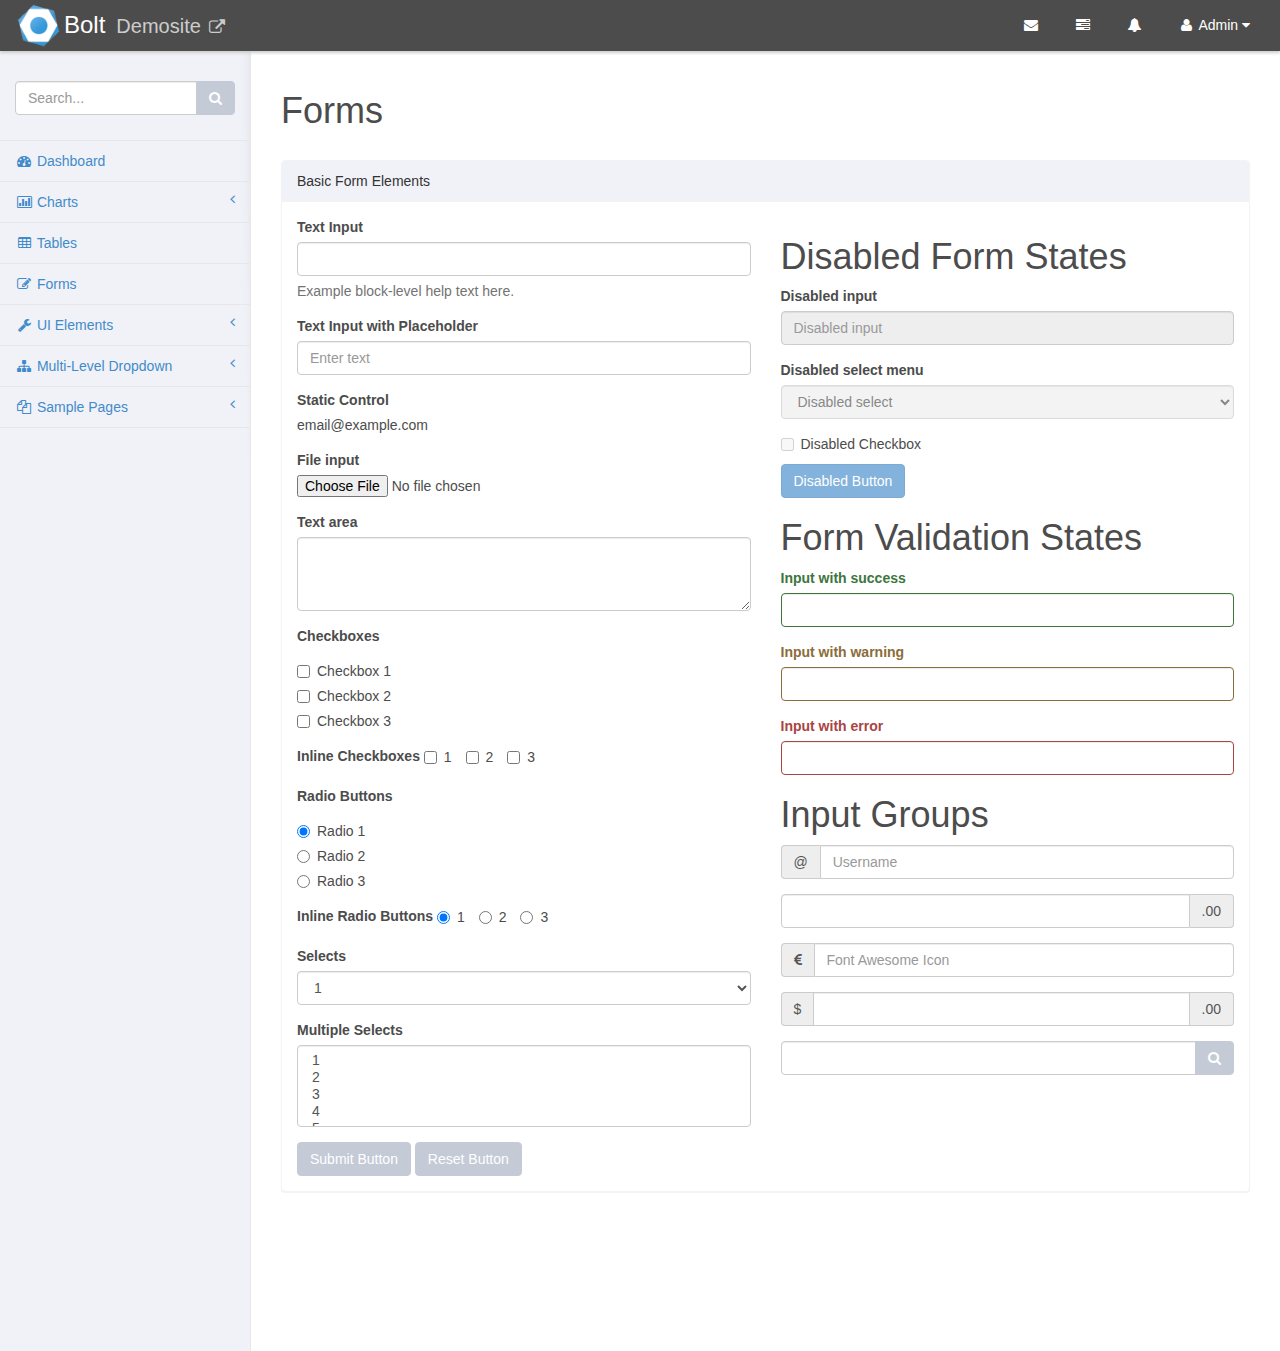
<file: templates/sb-admin-v2/forms.html>
<!DOCTYPE html>
<html>

<head>

    <meta charset="utf-8">
    <meta name="viewport" content="width=device-width, initial-scale=1.0">

    <title>Bolt 2.0 Backend</title>

    <!-- Core CSS - Include with every page -->
    <link href="css/bootstrap.css" rel="stylesheet">
    <link href="font-awesome/css/font-awesome.css" rel="stylesheet">

    <!-- Page-Level Plugin CSS - Forms -->

    <!-- SB Admin CSS - Include with every page -->
    <link href="css/bolt.css" rel="stylesheet">

</head>

<body>

    <div id="wrapper">

        <nav class="navbar navbar-default navbar-static-top" role="navigation" style="margin-bottom: 0">
            <div class="navbar-header">
                <button type="button" class="navbar-toggle" data-toggle="collapse" data-target=".sidebar-collapse">
                    <span class="sr-only">Toggle navigation</span>
                    <span class="icon-bar"></span>
                    <span class="icon-bar"></span>
                    <span class="icon-bar"></span>
                </button>
                <a class="navbar-brand" href="index.html"><img src="img/apple-touch-icon.png">Bolt</a> <a href="#" class="navbar-site btn">Demosite <i class="fa fa-external-link fa-fw"></i></a>
            </div>
            <!-- /.navbar-header -->

            <ul class="nav navbar-top-links navbar-right">
                <li class="dropdown">
                    <a class="dropdown-toggle" data-toggle="dropdown" href="#">
                        <i class="fa fa-envelope fa-fw"></i>
                    </a>
                    <ul class="dropdown-menu dropdown-messages">
                        <li>
                            <a href="#">
                                <div>
                                    <strong>John Smith</strong>
                                    <span class="pull-right text-muted">
                                        <em>Yesterday</em>
                                    </span>
                                </div>
                                <div>Lorem ipsum dolor sit amet, consectetur adipiscing elit. Pellentesque eleifend...</div>
                            </a>
                        </li>
                        <li class="divider"></li>
                        <li>
                            <a href="#">
                                <div>
                                    <strong>John Smith</strong>
                                    <span class="pull-right text-muted">
                                        <em>Yesterday</em>
                                    </span>
                                </div>
                                <div>Lorem ipsum dolor sit amet, consectetur adipiscing elit. Pellentesque eleifend...</div>
                            </a>
                        </li>
                        <li class="divider"></li>
                        <li>
                            <a href="#">
                                <div>
                                    <strong>John Smith</strong>
                                    <span class="pull-right text-muted">
                                        <em>Yesterday</em>
                                    </span>
                                </div>
                                <div>Lorem ipsum dolor sit amet, consectetur adipiscing elit. Pellentesque eleifend...</div>
                            </a>
                        </li>
                        <li class="divider"></li>
                        <li>
                            <a class="text-center" href="#">
                                <strong>Read All Messages</strong>
                                <i class="fa fa-angle-right"></i>
                            </a>
                        </li>
                    </ul>
                    <!-- /.dropdown-messages -->
                </li>
                <!-- /.dropdown -->
                <li class="dropdown">
                    <a class="dropdown-toggle" data-toggle="dropdown" href="#">
                        <i class="fa fa-tasks fa-fw"></i>
                    </a>
                    <ul class="dropdown-menu dropdown-tasks">
                        <li>
                            <a href="#">
                                <div>
                                    <p>
                                        <strong>Task 1</strong>
                                        <span class="pull-right text-muted">40% Complete</span>
                                    </p>
                                    <div class="progress progress-striped active">
                                        <div class="progress-bar progress-bar-success" role="progressbar" aria-valuenow="40" aria-valuemin="0" aria-valuemax="100" style="width: 40%">
                                            <span class="sr-only">40% Complete (success)</span>
                                        </div>
                                    </div>
                                </div>
                            </a>
                        </li>
                        <li class="divider"></li>
                        <li>
                            <a href="#">
                                <div>
                                    <p>
                                        <strong>Task 2</strong>
                                        <span class="pull-right text-muted">20% Complete</span>
                                    </p>
                                    <div class="progress progress-striped active">
                                        <div class="progress-bar progress-bar-info" role="progressbar" aria-valuenow="20" aria-valuemin="0" aria-valuemax="100" style="width: 20%">
                                            <span class="sr-only">20% Complete</span>
                                        </div>
                                    </div>
                                </div>
                            </a>
                        </li>
                        <li class="divider"></li>
                        <li>
                            <a href="#">
                                <div>
                                    <p>
                                        <strong>Task 3</strong>
                                        <span class="pull-right text-muted">60% Complete</span>
                                    </p>
                                    <div class="progress progress-striped active">
                                        <div class="progress-bar progress-bar-warning" role="progressbar" aria-valuenow="60" aria-valuemin="0" aria-valuemax="100" style="width: 60%">
                                            <span class="sr-only">60% Complete (warning)</span>
                                        </div>
                                    </div>
                                </div>
                            </a>
                        </li>
                        <li class="divider"></li>
                        <li>
                            <a href="#">
                                <div>
                                    <p>
                                        <strong>Task 4</strong>
                                        <span class="pull-right text-muted">80% Complete</span>
                                    </p>
                                    <div class="progress progress-striped active">
                                        <div class="progress-bar progress-bar-danger" role="progressbar" aria-valuenow="80" aria-valuemin="0" aria-valuemax="100" style="width: 80%">
                                            <span class="sr-only">80% Complete (danger)</span>
                                        </div>
                                    </div>
                                </div>
                            </a>
                        </li>
                        <li class="divider"></li>
                        <li>
                            <a class="text-center" href="#">
                                <strong>See All Tasks</strong>
                                <i class="fa fa-angle-right"></i>
                            </a>
                        </li>
                    </ul>
                    <!-- /.dropdown-tasks -->
                </li>
                <!-- /.dropdown -->
                <li class="dropdown">
                    <a class="dropdown-toggle" data-toggle="dropdown" href="#">
                        <i class="fa fa-bell fa-fw"></i>
                    </a>
                    <ul class="dropdown-menu dropdown-alerts">
                        <li>
                            <a href="#">
                                <div>
                                    <i class="fa fa-comment fa-fw"></i> New Comment
                                    <span class="pull-right text-muted small">4 minutes ago</span>
                                </div>
                            </a>
                        </li>
                        <li class="divider"></li>
                        <li>
                            <a href="#">
                                <div>
                                    <i class="fa fa-twitter fa-fw"></i> 3 New Followers
                                    <span class="pull-right text-muted small">12 minutes ago</span>
                                </div>
                            </a>
                        </li>
                        <li class="divider"></li>
                        <li>
                            <a href="#">
                                <div>
                                    <i class="fa fa-envelope fa-fw"></i> Message Sent
                                    <span class="pull-right text-muted small">4 minutes ago</span>
                                </div>
                            </a>
                        </li>
                        <li class="divider"></li>
                        <li>
                            <a href="#">
                                <div>
                                    <i class="fa fa-tasks fa-fw"></i> New Task
                                    <span class="pull-right text-muted small">4 minutes ago</span>
                                </div>
                            </a>
                        </li>
                        <li class="divider"></li>
                        <li>
                            <a href="#">
                                <div>
                                    <i class="fa fa-upload fa-fw"></i> Server Rebooted
                                    <span class="pull-right text-muted small">4 minutes ago</span>
                                </div>
                            </a>
                        </li>
                        <li class="divider"></li>
                        <li>
                            <a class="text-center" href="#">
                                <strong>See All Alerts</strong>
                                <i class="fa fa-angle-right"></i>
                            </a>
                        </li>
                    </ul>
                    <!-- /.dropdown-alerts -->
                </li>
                <!-- /.dropdown -->
                <li class="dropdown">
                    <a class="dropdown-toggle" data-toggle="dropdown" href="#">
                        <i class="fa fa-user fa-fw"></i> Admin <i class="fa fa-caret-down"></i>
                    </a>
                    <ul class="dropdown-menu dropdown-user">
                        <li><a href="#"><i class="fa fa-user fa-fw"></i> User Profile</a>
                        </li>
                        <li><a href="#"><i class="fa fa-gear fa-fw"></i> Settings</a>
                        </li>
                        <li class="divider"></li>
                        <li><a href="login.html"><i class="fa fa-sign-out fa-fw"></i> Logout</a>
                        </li>
                    </ul>
                    <!-- /.dropdown-user -->
                </li>
                <!-- /.dropdown -->
            </ul>
            <!-- /.navbar-top-links -->

        </nav>
        <!-- /.navbar-static-top -->

        <nav class="navbar-default navbar-static-side" role="navigation" id="nav">
            <div class="sidebar-collapse">
                <ul class="nav" id="side-menu">
                    <li class="sidebar-search">
                        <div class="input-group custom-search-form">
                            <input type="text" class="form-control" placeholder="Search...">
                            <span class="input-group-btn">
                                <button class="btn btn-default" type="button">
                                    <i class="fa fa-search"></i>
                                </button>
                            </span>
                        </div>
                        <!-- /input-group -->
                    </li>
                    <li>
                        <a href="index.html"><i class="fa fa-dashboard fa-fw"></i> Dashboard</a>
                    </li>
                    <li>
                        <a href="#"><i class="fa fa-bar-chart-o fa-fw"></i> Charts<span class="fa arrow"></span></a>
                        <ul class="nav nav-second-level">
                            <li>
                                <a href="flot.html">Flot Charts</a>
                            </li>
                            <li>
                                <a href="morris.html">Morris.js Charts</a>
                            </li>
                        </ul>
                        <!-- /.nav-second-level -->
                    </li>
                    <li>
                        <a href="tables.html"><i class="fa fa-table fa-fw"></i> Tables</a>
                    </li>
                    <li>
                        <a href="forms.html"><i class="fa fa-edit fa-fw"></i> Forms</a>
                    </li>
                    <li>
                        <a href="#"><i class="fa fa-wrench fa-fw"></i> UI Elements<span class="fa arrow"></span></a>
                        <ul class="nav nav-second-level">
                            <li>
                                <a href="panels-wells.html">Panels and Wells</a>
                            </li>
                            <li>
                                <a href="buttons.html">Buttons</a>
                            </li>
                            <li>
                                <a href="notifications.html">Notifications</a>
                            </li>
                            <li>
                                <a href="typography.html">Typography</a>
                            </li>
                            <li>
                                <a href="grid.html">Grid</a>
                            </li>
                        </ul>
                        <!-- /.nav-second-level -->
                    </li>
                    <li>
                        <a href="#"><i class="fa fa-sitemap fa-fw"></i> Multi-Level Dropdown<span class="fa arrow"></span></a>
                        <ul class="nav nav-second-level">
                            <li>
                                <a href="#">Second Level Item</a>
                            </li>
                            <li>
                                <a href="#">Second Level Item</a>
                            </li>
                            <li>
                                <a href="#">Third Level <span class="fa arrow"></span></a>
                                <ul class="nav nav-third-level">
                                    <li>
                                        <a href="#">Third Level Item</a>
                                    </li>
                                    <li>
                                        <a href="#">Third Level Item</a>
                                    </li>
                                    <li>
                                        <a href="#">Third Level Item</a>
                                    </li>
                                    <li>
                                        <a href="#">Third Level Item</a>
                                    </li>
                                </ul>
                                <!-- /.nav-third-level -->
                            </li>
                        </ul>
                        <!-- /.nav-second-level -->
                    </li>
                    <li>
                        <a href="#"><i class="fa fa-files-o fa-fw"></i> Sample Pages<span class="fa arrow"></span></a>
                        <ul class="nav nav-second-level">
                            <li>
                                <a href="blank.html">Blank Page</a>
                            </li>
                            <li>
                                <a href="login.html">Login Page</a>
                            </li>
                        </ul>
                        <!-- /.nav-second-level -->
                    </li>
                </ul>
                <!-- /#side-menu -->
            </div>
            <!-- /.sidebar-collapse -->
        </nav>
        <!-- /.navbar-static-side -->

        <div id="page-wrapper">
            <div class="row">
                <div class="col-lg-12">
                    <h1 class="page-header">Forms</h1>
                </div>
                <!-- /.col-lg-12 -->
            </div>
            <!-- /.row -->
            <div class="row">
                <div class="col-lg-12">
                    <div class="panel panel-default">
                        <div class="panel-heading">
                            Basic Form Elements
                        </div>
                        <div class="panel-body">
                            <div class="row">
                                <div class="col-lg-6">
                                    <form role="form">
                                        <div class="form-group">
                                            <label>Text Input</label>
                                            <input class="form-control">
                                            <p class="help-block">Example block-level help text here.</p>
                                        </div>
                                        <div class="form-group">
                                            <label>Text Input with Placeholder</label>
                                            <input class="form-control" placeholder="Enter text">
                                        </div>
                                        <div class="form-group">
                                            <label>Static Control</label>
                                            <p class="form-control-static">email@example.com</p>
                                        </div>
                                        <div class="form-group">
                                            <label>File input</label>
                                            <input type="file">
                                        </div>
                                        <div class="form-group">
                                            <label>Text area</label>
                                            <textarea class="form-control" rows="3"></textarea>
                                        </div>
                                        <div class="form-group">
                                            <label>Checkboxes</label>
                                            <div class="checkbox">
                                                <label>
                                                    <input type="checkbox" value="">Checkbox 1
                                                </label>
                                            </div>
                                            <div class="checkbox">
                                                <label>
                                                    <input type="checkbox" value="">Checkbox 2
                                                </label>
                                            </div>
                                            <div class="checkbox">
                                                <label>
                                                    <input type="checkbox" value="">Checkbox 3
                                                </label>
                                            </div>
                                        </div>
                                        <div class="form-group">
                                            <label>Inline Checkboxes</label>
                                            <label class="checkbox-inline">
                                                <input type="checkbox">1
                                            </label>
                                            <label class="checkbox-inline">
                                                <input type="checkbox">2
                                            </label>
                                            <label class="checkbox-inline">
                                                <input type="checkbox">3
                                            </label>
                                        </div>
                                        <div class="form-group">
                                            <label>Radio Buttons</label>
                                            <div class="radio">
                                                <label>
                                                    <input type="radio" name="optionsRadios" id="optionsRadios1" value="option1" checked>Radio 1
                                                </label>
                                            </div>
                                            <div class="radio">
                                                <label>
                                                    <input type="radio" name="optionsRadios" id="optionsRadios2" value="option2">Radio 2
                                                </label>
                                            </div>
                                            <div class="radio">
                                                <label>
                                                    <input type="radio" name="optionsRadios" id="optionsRadios3" value="option3">Radio 3
                                                </label>
                                            </div>
                                        </div>
                                        <div class="form-group">
                                            <label>Inline Radio Buttons</label>
                                            <label class="radio-inline">
                                                <input type="radio" name="optionsRadiosInline" id="optionsRadiosInline1" value="option1" checked>1
                                            </label>
                                            <label class="radio-inline">
                                                <input type="radio" name="optionsRadiosInline" id="optionsRadiosInline2" value="option2">2
                                            </label>
                                            <label class="radio-inline">
                                                <input type="radio" name="optionsRadiosInline" id="optionsRadiosInline3" value="option3">3
                                            </label>
                                        </div>
                                        <div class="form-group">
                                            <label>Selects</label>
                                            <select class="form-control">
                                                <option>1</option>
                                                <option>2</option>
                                                <option>3</option>
                                                <option>4</option>
                                                <option>5</option>
                                            </select>
                                        </div>
                                        <div class="form-group">
                                            <label>Multiple Selects</label>
                                            <select multiple class="form-control">
                                                <option>1</option>
                                                <option>2</option>
                                                <option>3</option>
                                                <option>4</option>
                                                <option>5</option>
                                            </select>
                                        </div>
                                        <button type="submit" class="btn btn-default">Submit Button</button>
                                        <button type="reset" class="btn btn-default">Reset Button</button>
                                    </form>
                                </div>
                                <!-- /.col-lg-6 (nested) -->
                                <div class="col-lg-6">
                                    <h1>Disabled Form States</h1>
                                    <form role="form">
                                        <fieldset disabled>
                                            <div class="form-group">
                                                <label for="disabledSelect">Disabled input</label>
                                                <input class="form-control" id="disabledInput" type="text" placeholder="Disabled input" disabled>
                                            </div>
                                            <div class="form-group">
                                                <label for="disabledSelect">Disabled select menu</label>
                                                <select id="disabledSelect" class="form-control">
                                                    <option>Disabled select</option>
                                                </select>
                                            </div>
                                            <div class="checkbox">
                                                <label>
                                                    <input type="checkbox">Disabled Checkbox
                                                </label>
                                            </div>
                                            <button type="submit" class="btn btn-primary">Disabled Button</button>
                                        </fieldset>
                                    </form>
                                    <h1>Form Validation States</h1>
                                    <form role="form">
                                        <div class="form-group has-success">
                                            <label class="control-label" for="inputSuccess">Input with success</label>
                                            <input type="text" class="form-control" id="inputSuccess">
                                        </div>
                                        <div class="form-group has-warning">
                                            <label class="control-label" for="inputWarning">Input with warning</label>
                                            <input type="text" class="form-control" id="inputWarning">
                                        </div>
                                        <div class="form-group has-error">
                                            <label class="control-label" for="inputError">Input with error</label>
                                            <input type="text" class="form-control" id="inputError">
                                        </div>
                                    </form>
                                    <h1>Input Groups</h1>
                                    <form role="form">
                                        <div class="form-group input-group">
                                            <span class="input-group-addon">@</span>
                                            <input type="text" class="form-control" placeholder="Username">
                                        </div>
                                        <div class="form-group input-group">
                                            <input type="text" class="form-control">
                                            <span class="input-group-addon">.00</span>
                                        </div>
                                        <div class="form-group input-group">
                                            <span class="input-group-addon"><i class="fa fa-eur"></i>
                                            </span>
                                            <input type="text" class="form-control" placeholder="Font Awesome Icon">
                                        </div>
                                        <div class="form-group input-group">
                                            <span class="input-group-addon">$</span>
                                            <input type="text" class="form-control">
                                            <span class="input-group-addon">.00</span>
                                        </div>
                                        <div class="form-group input-group">
                                            <input type="text" class="form-control">
                                            <span class="input-group-btn">
                                                <button class="btn btn-default" type="button"><i class="fa fa-search"></i>
                                                </button>
                                            </span>
                                        </div>
                                    </form>
                                </div>
                                <!-- /.col-lg-6 (nested) -->
                            </div>
                            <!-- /.row (nested) -->
                        </div>
                        <!-- /.panel-body -->
                    </div>
                    <!-- /.panel -->
                </div>
                <!-- /.col-lg-12 -->
            </div>
            <!-- /.row -->
        </div>
        <!-- /#page-wrapper -->

    </div>
    <!-- /#wrapper -->

    <!-- Core Scripts - Include with every page -->
    <script src="js/jquery-1.10.2.js"></script>
    <script src="js/bootstrap.min.js"></script>
    <script src="js/plugins/metisMenu/jquery.metisMenu.js"></script>

    <!-- Page-Level Plugin Scripts - Forms -->

    <!-- SB Admin Scripts - Include with every page -->
    <script src="js/bolt.js"></script>

    <!-- Page-Level Demo Scripts - Forms - Use for reference -->

</body>

</html>
</file>
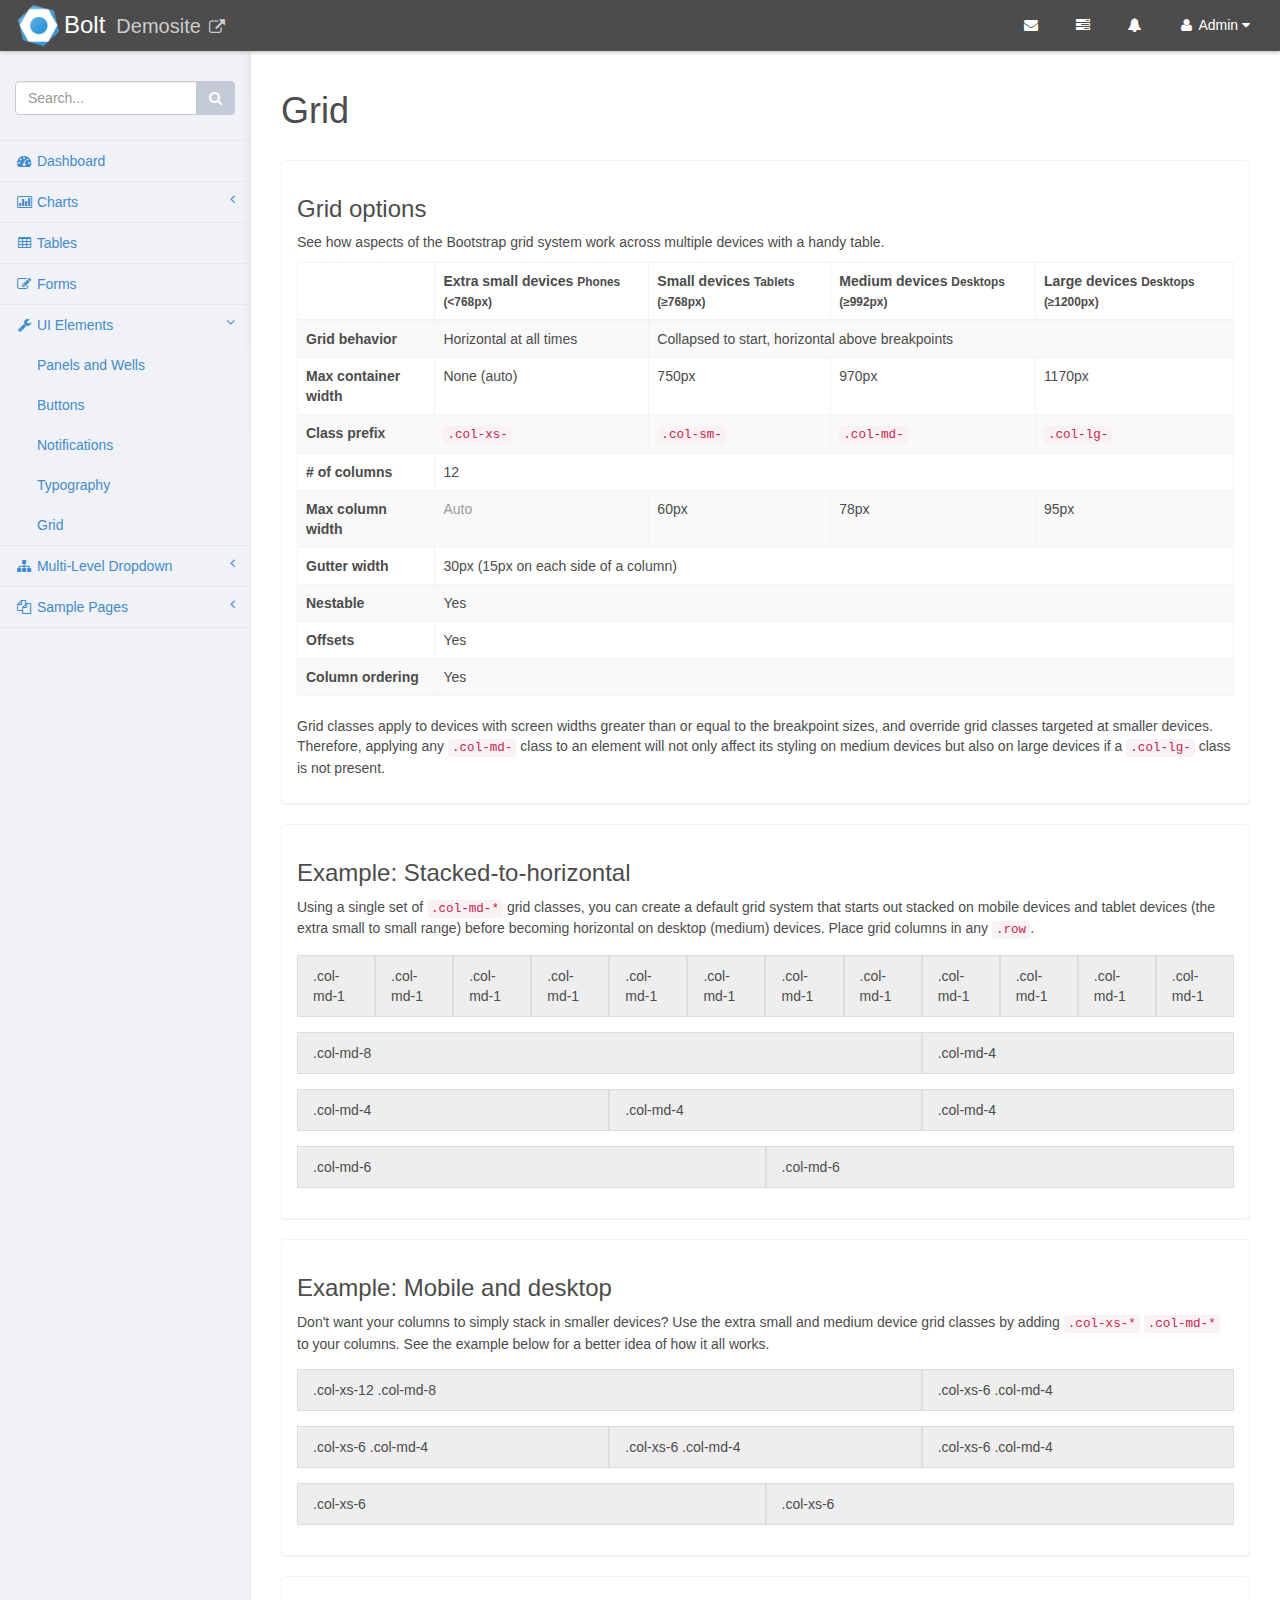
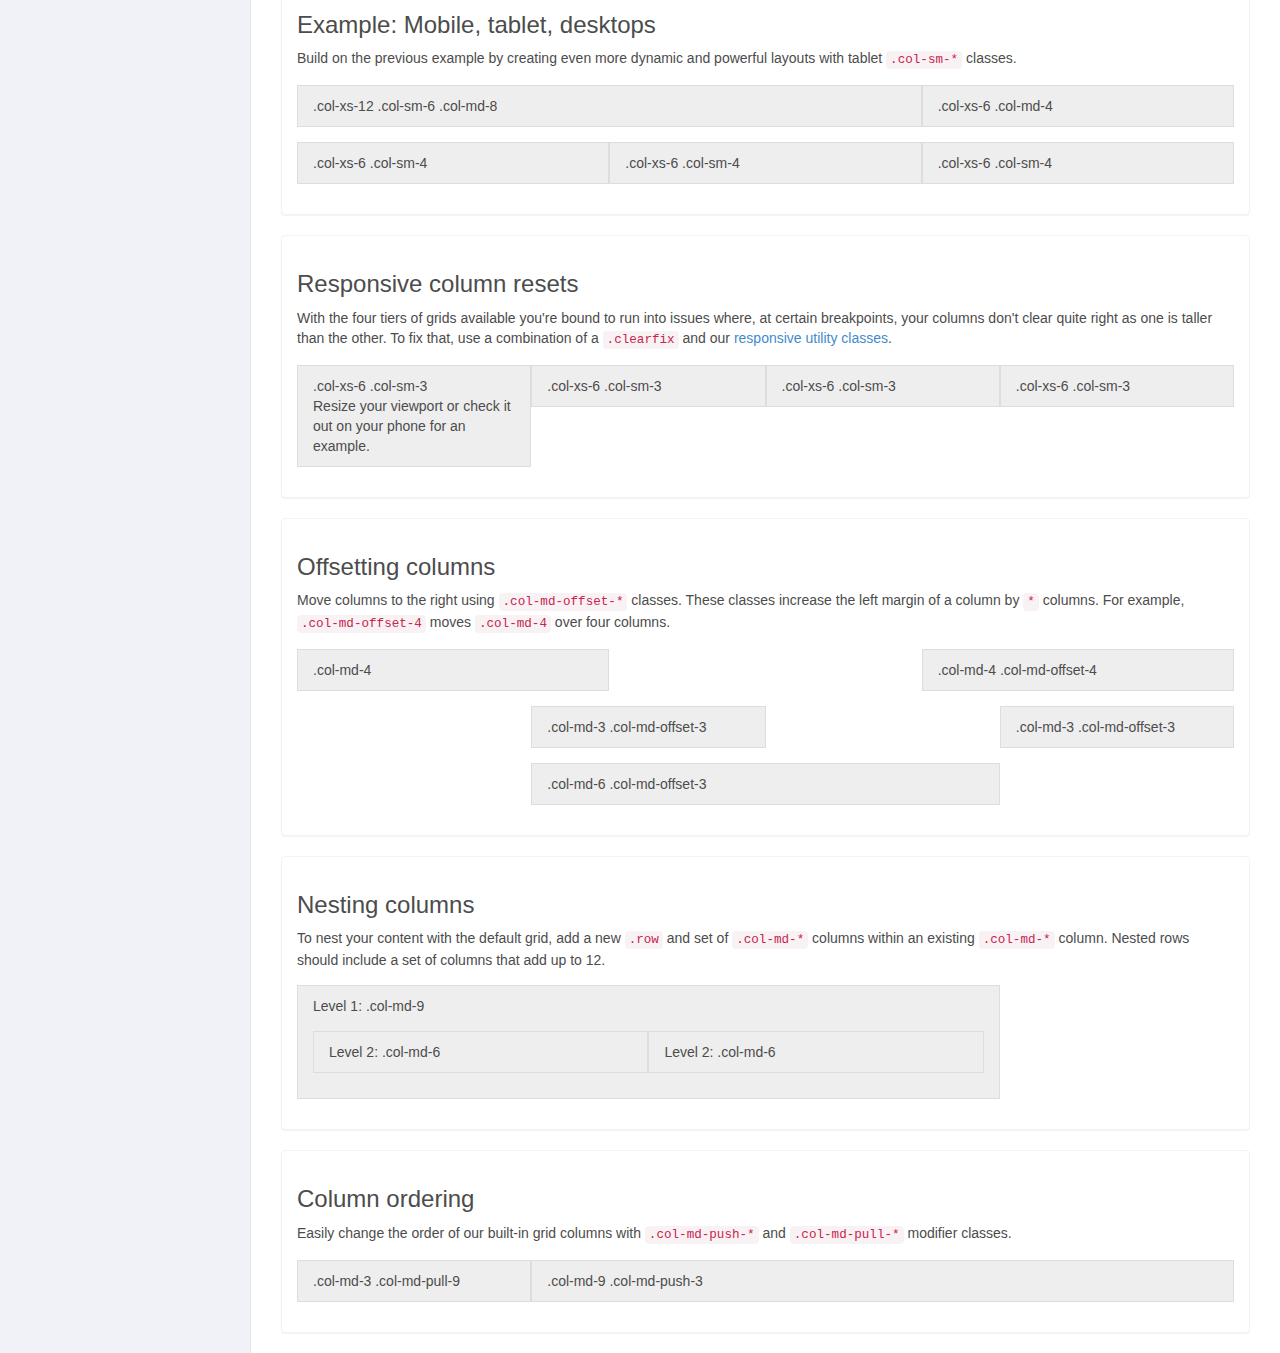
<file: templates/sb-admin-v2/grid.html>
<!DOCTYPE html>
<html>

<head>

    <meta charset="utf-8">
    <meta name="viewport" content="width=device-width, initial-scale=1.0">

    <title>Bolt 2.0 Backend</title>

    <!-- Core CSS - Include with every page -->
    <link href="css/bootstrap.css" rel="stylesheet">
    <link href="font-awesome/css/font-awesome.css" rel="stylesheet">

    <!-- Page-Level Plugin CSS - Grid -->

    <!-- SB Admin CSS - Include with every page -->
    <link href="css/bolt.css" rel="stylesheet">

</head>

<body>

    <div id="wrapper">

        <nav class="navbar navbar-default navbar-static-top" role="navigation" style="margin-bottom: 0">
            <div class="navbar-header">
                <button type="button" class="navbar-toggle" data-toggle="collapse" data-target=".sidebar-collapse">
                    <span class="sr-only">Toggle navigation</span>
                    <span class="icon-bar"></span>
                    <span class="icon-bar"></span>
                    <span class="icon-bar"></span>
                </button>
                <a class="navbar-brand" href="index.html"><img src="img/apple-touch-icon.png">Bolt</a> <a href="#" class="navbar-site btn">Demosite <i class="fa fa-external-link fa-fw"></i></a>
            </div>
            <!-- /.navbar-header -->

            <ul class="nav navbar-top-links navbar-right">
                <li class="dropdown">
                    <a class="dropdown-toggle" data-toggle="dropdown" href="#">
                        <i class="fa fa-envelope fa-fw"></i>
                    </a>
                    <ul class="dropdown-menu dropdown-messages">
                        <li>
                            <a href="#">
                                <div>
                                    <strong>John Smith</strong>
                                    <span class="pull-right text-muted">
                                        <em>Yesterday</em>
                                    </span>
                                </div>
                                <div>Lorem ipsum dolor sit amet, consectetur adipiscing elit. Pellentesque eleifend...</div>
                            </a>
                        </li>
                        <li class="divider"></li>
                        <li>
                            <a href="#">
                                <div>
                                    <strong>John Smith</strong>
                                    <span class="pull-right text-muted">
                                        <em>Yesterday</em>
                                    </span>
                                </div>
                                <div>Lorem ipsum dolor sit amet, consectetur adipiscing elit. Pellentesque eleifend...</div>
                            </a>
                        </li>
                        <li class="divider"></li>
                        <li>
                            <a href="#">
                                <div>
                                    <strong>John Smith</strong>
                                    <span class="pull-right text-muted">
                                        <em>Yesterday</em>
                                    </span>
                                </div>
                                <div>Lorem ipsum dolor sit amet, consectetur adipiscing elit. Pellentesque eleifend...</div>
                            </a>
                        </li>
                        <li class="divider"></li>
                        <li>
                            <a class="text-center" href="#">
                                <strong>Read All Messages</strong>
                                <i class="fa fa-angle-right"></i>
                            </a>
                        </li>
                    </ul>
                    <!-- /.dropdown-messages -->
                </li>
                <!-- /.dropdown -->
                <li class="dropdown">
                    <a class="dropdown-toggle" data-toggle="dropdown" href="#">
                        <i class="fa fa-tasks fa-fw"></i>
                    </a>
                    <ul class="dropdown-menu dropdown-tasks">
                        <li>
                            <a href="#">
                                <div>
                                    <p>
                                        <strong>Task 1</strong>
                                        <span class="pull-right text-muted">40% Complete</span>
                                    </p>
                                    <div class="progress progress-striped active">
                                        <div class="progress-bar progress-bar-success" role="progressbar" aria-valuenow="40" aria-valuemin="0" aria-valuemax="100" style="width: 40%">
                                            <span class="sr-only">40% Complete (success)</span>
                                        </div>
                                    </div>
                                </div>
                            </a>
                        </li>
                        <li class="divider"></li>
                        <li>
                            <a href="#">
                                <div>
                                    <p>
                                        <strong>Task 2</strong>
                                        <span class="pull-right text-muted">20% Complete</span>
                                    </p>
                                    <div class="progress progress-striped active">
                                        <div class="progress-bar progress-bar-info" role="progressbar" aria-valuenow="20" aria-valuemin="0" aria-valuemax="100" style="width: 20%">
                                            <span class="sr-only">20% Complete</span>
                                        </div>
                                    </div>
                                </div>
                            </a>
                        </li>
                        <li class="divider"></li>
                        <li>
                            <a href="#">
                                <div>
                                    <p>
                                        <strong>Task 3</strong>
                                        <span class="pull-right text-muted">60% Complete</span>
                                    </p>
                                    <div class="progress progress-striped active">
                                        <div class="progress-bar progress-bar-warning" role="progressbar" aria-valuenow="60" aria-valuemin="0" aria-valuemax="100" style="width: 60%">
                                            <span class="sr-only">60% Complete (warning)</span>
                                        </div>
                                    </div>
                                </div>
                            </a>
                        </li>
                        <li class="divider"></li>
                        <li>
                            <a href="#">
                                <div>
                                    <p>
                                        <strong>Task 4</strong>
                                        <span class="pull-right text-muted">80% Complete</span>
                                    </p>
                                    <div class="progress progress-striped active">
                                        <div class="progress-bar progress-bar-danger" role="progressbar" aria-valuenow="80" aria-valuemin="0" aria-valuemax="100" style="width: 80%">
                                            <span class="sr-only">80% Complete (danger)</span>
                                        </div>
                                    </div>
                                </div>
                            </a>
                        </li>
                        <li class="divider"></li>
                        <li>
                            <a class="text-center" href="#">
                                <strong>See All Tasks</strong>
                                <i class="fa fa-angle-right"></i>
                            </a>
                        </li>
                    </ul>
                    <!-- /.dropdown-tasks -->
                </li>
                <!-- /.dropdown -->
                <li class="dropdown">
                    <a class="dropdown-toggle" data-toggle="dropdown" href="#">
                        <i class="fa fa-bell fa-fw"></i>
                    </a>
                    <ul class="dropdown-menu dropdown-alerts">
                        <li>
                            <a href="#">
                                <div>
                                    <i class="fa fa-comment fa-fw"></i> New Comment
                                    <span class="pull-right text-muted small">4 minutes ago</span>
                                </div>
                            </a>
                        </li>
                        <li class="divider"></li>
                        <li>
                            <a href="#">
                                <div>
                                    <i class="fa fa-twitter fa-fw"></i> 3 New Followers
                                    <span class="pull-right text-muted small">12 minutes ago</span>
                                </div>
                            </a>
                        </li>
                        <li class="divider"></li>
                        <li>
                            <a href="#">
                                <div>
                                    <i class="fa fa-envelope fa-fw"></i> Message Sent
                                    <span class="pull-right text-muted small">4 minutes ago</span>
                                </div>
                            </a>
                        </li>
                        <li class="divider"></li>
                        <li>
                            <a href="#">
                                <div>
                                    <i class="fa fa-tasks fa-fw"></i> New Task
                                    <span class="pull-right text-muted small">4 minutes ago</span>
                                </div>
                            </a>
                        </li>
                        <li class="divider"></li>
                        <li>
                            <a href="#">
                                <div>
                                    <i class="fa fa-upload fa-fw"></i> Server Rebooted
                                    <span class="pull-right text-muted small">4 minutes ago</span>
                                </div>
                            </a>
                        </li>
                        <li class="divider"></li>
                        <li>
                            <a class="text-center" href="#">
                                <strong>See All Alerts</strong>
                                <i class="fa fa-angle-right"></i>
                            </a>
                        </li>
                    </ul>
                    <!-- /.dropdown-alerts -->
                </li>
                <!-- /.dropdown -->
                <li class="dropdown">
                    <a class="dropdown-toggle" data-toggle="dropdown" href="#">
                        <i class="fa fa-user fa-fw"></i> Admin <i class="fa fa-caret-down"></i>
                    </a>
                    <ul class="dropdown-menu dropdown-user">
                        <li><a href="#"><i class="fa fa-user fa-fw"></i> User Profile</a>
                        </li>
                        <li><a href="#"><i class="fa fa-gear fa-fw"></i> Settings</a>
                        </li>
                        <li class="divider"></li>
                        <li><a href="login.html"><i class="fa fa-sign-out fa-fw"></i> Logout</a>
                        </li>
                    </ul>
                    <!-- /.dropdown-user -->
                </li>
                <!-- /.dropdown -->
            </ul>
            <!-- /.navbar-top-links -->

        </nav>
        <!-- /.navbar-static-top -->

        <nav class="navbar-default navbar-static-side" role="navigation" id="nav">
            <div class="sidebar-collapse">
                <ul class="nav" id="side-menu">
                    <li class="sidebar-search">
                        <div class="input-group custom-search-form">
                            <input type="text" class="form-control" placeholder="Search...">
                            <span class="input-group-btn">
                                <button class="btn btn-default" type="button">
                                    <i class="fa fa-search"></i>
                                </button>
                            </span>
                        </div>
                        <!-- /input-group -->
                    </li>
                    <li>
                        <a href="index.html"><i class="fa fa-dashboard fa-fw"></i> Dashboard</a>
                    </li>
                    <li>
                        <a href="#"><i class="fa fa-bar-chart-o fa-fw"></i> Charts<span class="fa arrow"></span></a>
                        <ul class="nav nav-second-level">
                            <li>
                                <a href="flot.html">Flot Charts</a>
                            </li>
                            <li>
                                <a href="morris.html">Morris.js Charts</a>
                            </li>
                        </ul>
                        <!-- /.nav-second-level -->
                    </li>
                    <li>
                        <a href="tables.html"><i class="fa fa-table fa-fw"></i> Tables</a>
                    </li>
                    <li>
                        <a href="forms.html"><i class="fa fa-edit fa-fw"></i> Forms</a>
                    </li>
                    <li class="active">
                        <a href="#"><i class="fa fa-wrench fa-fw"></i> UI Elements<span class="fa arrow"></span></a>
                        <ul class="nav nav-second-level">
                            <li>
                                <a href="panels-wells.html">Panels and Wells</a>
                            </li>
                            <li>
                                <a href="buttons.html">Buttons</a>
                            </li>
                            <li>
                                <a href="notifications.html">Notifications</a>
                            </li>
                            <li>
                                <a href="typography.html">Typography</a>
                            </li>
                            <li>
                                <a href="grid.html">Grid</a>
                            </li>
                        </ul>
                        <!-- /.nav-second-level -->
                    </li>
                    <li>
                        <a href="#"><i class="fa fa-sitemap fa-fw"></i> Multi-Level Dropdown<span class="fa arrow"></span></a>
                        <ul class="nav nav-second-level">
                            <li>
                                <a href="#">Second Level Item</a>
                            </li>
                            <li>
                                <a href="#">Second Level Item</a>
                            </li>
                            <li>
                                <a href="#">Third Level <span class="fa arrow"></span></a>
                                <ul class="nav nav-third-level">
                                    <li>
                                        <a href="#">Third Level Item</a>
                                    </li>
                                    <li>
                                        <a href="#">Third Level Item</a>
                                    </li>
                                    <li>
                                        <a href="#">Third Level Item</a>
                                    </li>
                                    <li>
                                        <a href="#">Third Level Item</a>
                                    </li>
                                </ul>
                                <!-- /.nav-third-level -->
                            </li>
                        </ul>
                        <!-- /.nav-second-level -->
                    </li>
                    <li>
                        <a href="#"><i class="fa fa-files-o fa-fw"></i> Sample Pages<span class="fa arrow"></span></a>
                        <ul class="nav nav-second-level">
                            <li>
                                <a href="blank.html">Blank Page</a>
                            </li>
                            <li>
                                <a href="login.html">Login Page</a>
                            </li>
                        </ul>
                        <!-- /.nav-second-level -->
                    </li>
                </ul>
                <!-- /#side-menu -->
            </div>
            <!-- /.sidebar-collapse -->
        </nav>
        <!-- /.navbar-static-side -->

        <div id="page-wrapper">
            <div class="row">
                <div class="col-lg-12">
                    <h1 class="page-header">Grid</h1>
                </div>
                <!-- /.col-lg-12 -->
            </div>
            <!-- /.row -->
            <div class="row">
                <div class="col-lg-12">
                    <div class="panel panel-default">
                        <div class="panel-body">
                            <h3>Grid options</h3>
                            <p>See how aspects of the Bootstrap grid system work across multiple devices with a handy table.</p>
                            <div class="table-responsive">
                                <table class="table table-bordered table-striped">
                                    <thead>
                                        <tr>
                                            <th></th>
                                            <th>
                                                Extra small devices
                                                <small>Phones (&lt;768px)</small>
                                            </th>
                                            <th>
                                                Small devices
                                                <small>Tablets (&ge;768px)</small>
                                            </th>
                                            <th>
                                                Medium devices
                                                <small>Desktops (&ge;992px)</small>
                                            </th>
                                            <th>
                                                Large devices
                                                <small>Desktops (&ge;1200px)</small>
                                            </th>
                                        </tr>
                                    </thead>
                                    <tbody>
                                        <tr>
                                            <th>Grid behavior</th>
                                            <td>Horizontal at all times</td>
                                            <td colspan="3">Collapsed to start, horizontal above breakpoints</td>
                                        </tr>
                                        <tr>
                                            <th>Max container width</th>
                                            <td>None (auto)</td>
                                            <td>750px</td>
                                            <td>970px</td>
                                            <td>1170px</td>
                                        </tr>
                                        <tr>
                                            <th>Class prefix</th>
                                            <td>
                                                <code>.col-xs-</code>
                                            </td>
                                            <td>
                                                <code>.col-sm-</code>
                                            </td>
                                            <td>
                                                <code>.col-md-</code>
                                            </td>
                                            <td>
                                                <code>.col-lg-</code>
                                            </td>
                                        </tr>
                                        <tr>
                                            <th># of columns</th>
                                            <td colspan="4">12</td>
                                        </tr>
                                        <tr>
                                            <th>Max column width</th>
                                            <td class="text-muted">Auto</td>
                                            <td>60px</td>
                                            <td>78px</td>
                                            <td>95px</td>
                                        </tr>
                                        <tr>
                                            <th>Gutter width</th>
                                            <td colspan="4">30px (15px on each side of a column)</td>
                                        </tr>
                                        <tr>
                                            <th>Nestable</th>
                                            <td colspan="4">Yes</td>
                                        </tr>
                                        <tr>
                                            <th>Offsets</th>
                                            <td colspan="4">Yes</td>
                                        </tr>
                                        <tr>
                                            <th>Column ordering</th>
                                            <td colspan="4">Yes</td>
                                        </tr>
                                    </tbody>
                                </table>
                            </div>
                            <p>Grid classes apply to devices with screen widths greater than or equal to the breakpoint sizes, and override grid classes targeted at smaller devices. Therefore, applying any
                                <code>.col-md-</code> class to an element will not only affect its styling on medium devices but also on large devices if a
                                <code>.col-lg-</code> class is not present.</p>
                        </div>
                    </div>
                </div>
                <!-- /.col-lg-12 -->
            </div>
            <!-- /.row -->

            <div class="row">
                <div class="col-lg-12">
                    <div class="panel panel-default">
                        <div class="panel-body">
                            <h3>Example: Stacked-to-horizontal</h3>
                            <p>Using a single set of
                                <code>.col-md-*</code> grid classes, you can create a default grid system that starts out stacked on mobile devices and tablet devices (the extra small to small range) before becoming horizontal on desktop (medium) devices. Place grid columns in any
                                <code>.row</code>.</p>
                            <div class="row show-grid">
                                <div class="col-md-1">.col-md-1</div>
                                <div class="col-md-1">.col-md-1</div>
                                <div class="col-md-1">.col-md-1</div>
                                <div class="col-md-1">.col-md-1</div>
                                <div class="col-md-1">.col-md-1</div>
                                <div class="col-md-1">.col-md-1</div>
                                <div class="col-md-1">.col-md-1</div>
                                <div class="col-md-1">.col-md-1</div>
                                <div class="col-md-1">.col-md-1</div>
                                <div class="col-md-1">.col-md-1</div>
                                <div class="col-md-1">.col-md-1</div>
                                <div class="col-md-1">.col-md-1</div>
                            </div>
                            <div class="row show-grid">
                                <div class="col-md-8">.col-md-8</div>
                                <div class="col-md-4">.col-md-4</div>
                            </div>
                            <div class="row show-grid">
                                <div class="col-md-4">.col-md-4</div>
                                <div class="col-md-4">.col-md-4</div>
                                <div class="col-md-4">.col-md-4</div>
                            </div>
                            <div class="row show-grid">
                                <div class="col-md-6">.col-md-6</div>
                                <div class="col-md-6">.col-md-6</div>
                            </div>
                        </div>
                    </div>
                </div>
                <!-- /.col-lg-12 -->
            </div>
            <!-- /.row -->

            <div class="row">
                <div class="col-lg-12">
                    <div class="panel panel-default">
                        <div class="panel-body">
                            <h3>Example: Mobile and desktop</h3>
                            <p>Don't want your columns to simply stack in smaller devices? Use the extra small and medium device grid classes by adding
                                <code>.col-xs-*</code>
                                <code>.col-md-*</code> to your columns. See the example below for a better idea of how it all works.</p>
                            <div class="row show-grid">
                                <div class="col-xs-12 col-md-8">.col-xs-12 .col-md-8</div>
                                <div class="col-xs-6 col-md-4">.col-xs-6 .col-md-4</div>
                            </div>
                            <div class="row show-grid">
                                <div class="col-xs-6 col-md-4">.col-xs-6 .col-md-4</div>
                                <div class="col-xs-6 col-md-4">.col-xs-6 .col-md-4</div>
                                <div class="col-xs-6 col-md-4">.col-xs-6 .col-md-4</div>
                            </div>
                            <div class="row show-grid">
                                <div class="col-xs-6">.col-xs-6</div>
                                <div class="col-xs-6">.col-xs-6</div>
                            </div>
                        </div>
                    </div>
                </div>
                <!-- /.col-lg-12 -->
            </div>
            <!-- /.row -->

            <div class="row">
                <div class="col-lg-12">
                    <div class="panel panel-default">
                        <div class="panel-body">
                            <h3>Example: Mobile, tablet, desktops</h3>
                            <p>Build on the previous example by creating even more dynamic and powerful layouts with tablet
                                <code>.col-sm-*</code> classes.</p>
                            <div class="row show-grid">
                                <div class="col-xs-12 col-sm-6 col-md-8">.col-xs-12 .col-sm-6 .col-md-8</div>
                                <div class="col-xs-6 col-md-4">.col-xs-6 .col-md-4</div>
                            </div>
                            <div class="row show-grid">
                                <div class="col-xs-6 col-sm-4">.col-xs-6 .col-sm-4</div>
                                <div class="col-xs-6 col-sm-4">.col-xs-6 .col-sm-4</div>
                                <!-- Optional: clear the XS cols if their content doesn't match in height -->
                                <div class="clearfix visible-xs"></div>
                                <div class="col-xs-6 col-sm-4">.col-xs-6 .col-sm-4</div>
                            </div>
                        </div>
                    </div>
                </div>
                <!-- /.col-lg-12 -->
            </div>
            <!-- /.row -->

            <div class="row">
                <div class="col-lg-12">
                    <div class="panel panel-default">
                        <div class="panel-body">
                            <h3 id="grid-responsive-resets">Responsive column resets</h3>
                            <p>With the four tiers of grids available you're bound to run into issues where, at certain breakpoints, your columns don't clear quite right as one is taller than the other. To fix that, use a combination of a
                                <code>.clearfix</code> and our <a href="#responsive-utilities">responsive utility classes</a>.</p>
                            <div class="row show-grid">
                                <div class="col-xs-6 col-sm-3">
                                    .col-xs-6 .col-sm-3
                                    <br>Resize your viewport or check it out on your phone for an example.
                                </div>
                                <div class="col-xs-6 col-sm-3">.col-xs-6 .col-sm-3</div>

                                <!-- Add the extra clearfix for only the required viewport -->
                                <div class="clearfix visible-xs"></div>

                                <div class="col-xs-6 col-sm-3">.col-xs-6 .col-sm-3</div>
                                <div class="col-xs-6 col-sm-3">.col-xs-6 .col-sm-3</div>
                            </div>
                        </div>
                    </div>
                </div>
                <!-- /.col-lg-12 -->
            </div>
            <!-- /.row -->

            <div class="row">
                <div class="col-lg-12">
                    <div class="panel panel-default">
                        <div class="panel-body">
                            <h3 id="grid-offsetting">Offsetting columns</h3>
                            <p>Move columns to the right using
                                <code>.col-md-offset-*</code> classes. These classes increase the left margin of a column by
                                <code>*</code> columns. For example,
                                <code>.col-md-offset-4</code> moves
                                <code>.col-md-4</code> over four columns.</p>
                            <div class="row show-grid">
                                <div class="col-md-4">.col-md-4</div>
                                <div class="col-md-4 col-md-offset-4">.col-md-4 .col-md-offset-4</div>
                            </div>
                            <div class="row show-grid">
                                <div class="col-md-3 col-md-offset-3">.col-md-3 .col-md-offset-3</div>
                                <div class="col-md-3 col-md-offset-3">.col-md-3 .col-md-offset-3</div>
                            </div>
                            <div class="row show-grid">
                                <div class="col-md-6 col-md-offset-3">.col-md-6 .col-md-offset-3</div>
                            </div>
                        </div>
                    </div>
                </div>
                <!-- /.col-lg-12 -->
            </div>
            <!-- /.row -->

            <div class="row">
                <div class="col-lg-12">
                    <div class="panel panel-default">
                        <div class="panel-body">
                            <h3 id="grid-nesting">Nesting columns</h3>
                            <p>To nest your content with the default grid, add a new
                                <code>.row</code> and set of
                                <code>.col-md-*</code> columns within an existing
                                <code>.col-md-*</code> column. Nested rows should include a set of columns that add up to 12.</p>
                            <div class="row show-grid">
                                <div class="col-md-9">
                                    Level 1: .col-md-9
                                    <div class="row show-grid">
                                        <div class="col-md-6">
                                            Level 2: .col-md-6
                                        </div>
                                        <div class="col-md-6">
                                            Level 2: .col-md-6
                                        </div>
                                    </div>
                                </div>
                            </div>
                        </div>
                    </div>
                </div>
                <!-- /.col-lg-12 -->
            </div>
            <!-- /.row -->

            <div class="row">
                <div class="col-lg-12">
                    <div class="panel panel-default">
                        <div class="panel-body">
                            <h3 id="grid-column-ordering">Column ordering</h3>
                            <p>Easily change the order of our built-in grid columns with
                                <code>.col-md-push-*</code> and
                                <code>.col-md-pull-*</code> modifier classes.</p>
                            <div class="row show-grid">
                                <div class="col-md-9 col-md-push-3">.col-md-9 .col-md-push-3</div>
                                <div class="col-md-3 col-md-pull-9">.col-md-3 .col-md-pull-9</div>
                            </div>
                        </div>
                    </div>
                </div>
                <!-- /.col-lg-12 -->
            </div>
            <!-- /.row -->

        </div>
        <!-- /#page-wrapper -->

    </div>
    <!-- /#wrapper -->

    <!-- Core Scripts - Include with every page -->
    <script src="js/jquery-1.10.2.js"></script>
    <script src="js/bootstrap.min.js"></script>
    <script src="js/plugins/metisMenu/jquery.metisMenu.js"></script>

    <!-- Page-Level Plugin Scripts - Grid -->

    <!-- SB Admin Scripts - Include with every page -->
    <script src="js/bolt.js"></script>

    <!-- Page-Level Demo Scripts - Grid - Use for reference -->

</body>

</html>
</file>
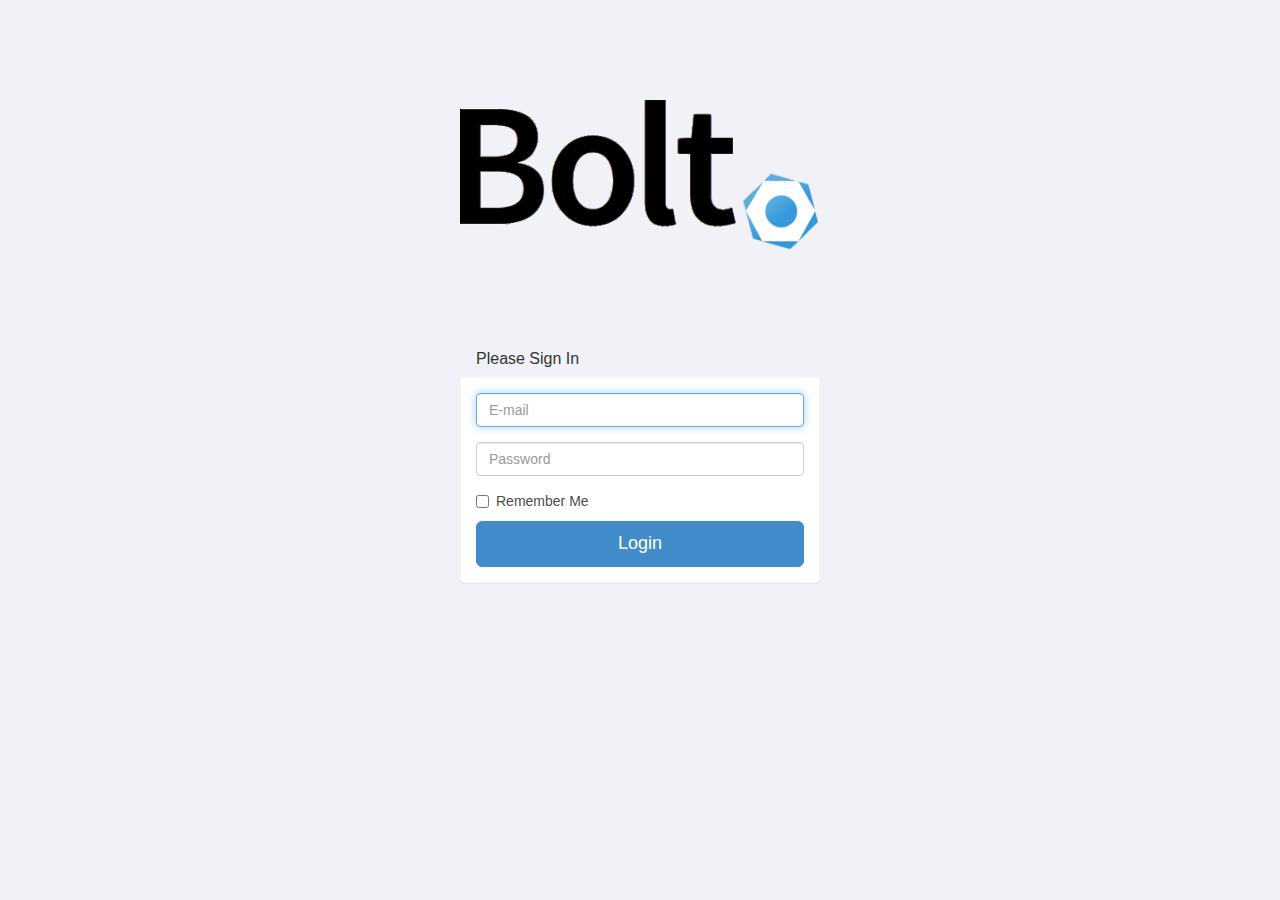
<file: templates/sb-admin-v2/login.html>
<!DOCTYPE html>
<html>

<head>

    <meta charset="utf-8">
    <meta name="viewport" content="width=device-width, initial-scale=1.0">

    <title>Bolt 2.0 Backend</title>

    <!-- Core CSS - Include with every page -->
    <link href="css/bootstrap.css" rel="stylesheet">
    <link href="font-awesome/css/font-awesome.css" rel="stylesheet">

    <!-- SB Admin CSS - Include with every page -->
    <link href="css/bolt.css" rel="stylesheet">

</head>

<body>

    <div class="container login">
        <div class="row">
            <div class="col-md-4 col-md-offset-4">
                <img src="img/bolt-logo.png" class="logo">
            	<div class="login-panel panel panel-default">
                    <div class="panel-heading">
                        <h3 class="panel-title">Please Sign In</h3>
                    </div>
                    <div class="panel-body">
                        <form role="form">
                            <fieldset>
                                <div class="form-group">
                                    <input class="form-control" placeholder="E-mail" name="email" type="email" autofocus>
                                </div>
                                <div class="form-group">
                                    <input class="form-control" placeholder="Password" name="password" type="password" value="">
                                </div>
                                <div class="checkbox">
                                    <label>
                                        <input name="remember" type="checkbox" value="Remember Me">Remember Me
                                    </label>
                                </div>
                                <!-- Change this to a button or input when using this as a form -->
                                <a href="index.html" class="btn btn-lg btn-primary btn-block">Login</a>
                            </fieldset>
                        </form>
                    </div>
                </div>
            </div>
        </div>
    </div>

    <!-- Core Scripts - Include with every page -->
    <script src="js/jquery-1.10.2.js"></script>
    <script src="js/bootstrap.min.js"></script>
    <script src="js/plugins/metisMenu/jquery.metisMenu.js"></script>

    <!-- SB Admin Scripts - Include with every page -->
    <script src="js/bolt.js"></script>

</body>

</html>
</file>
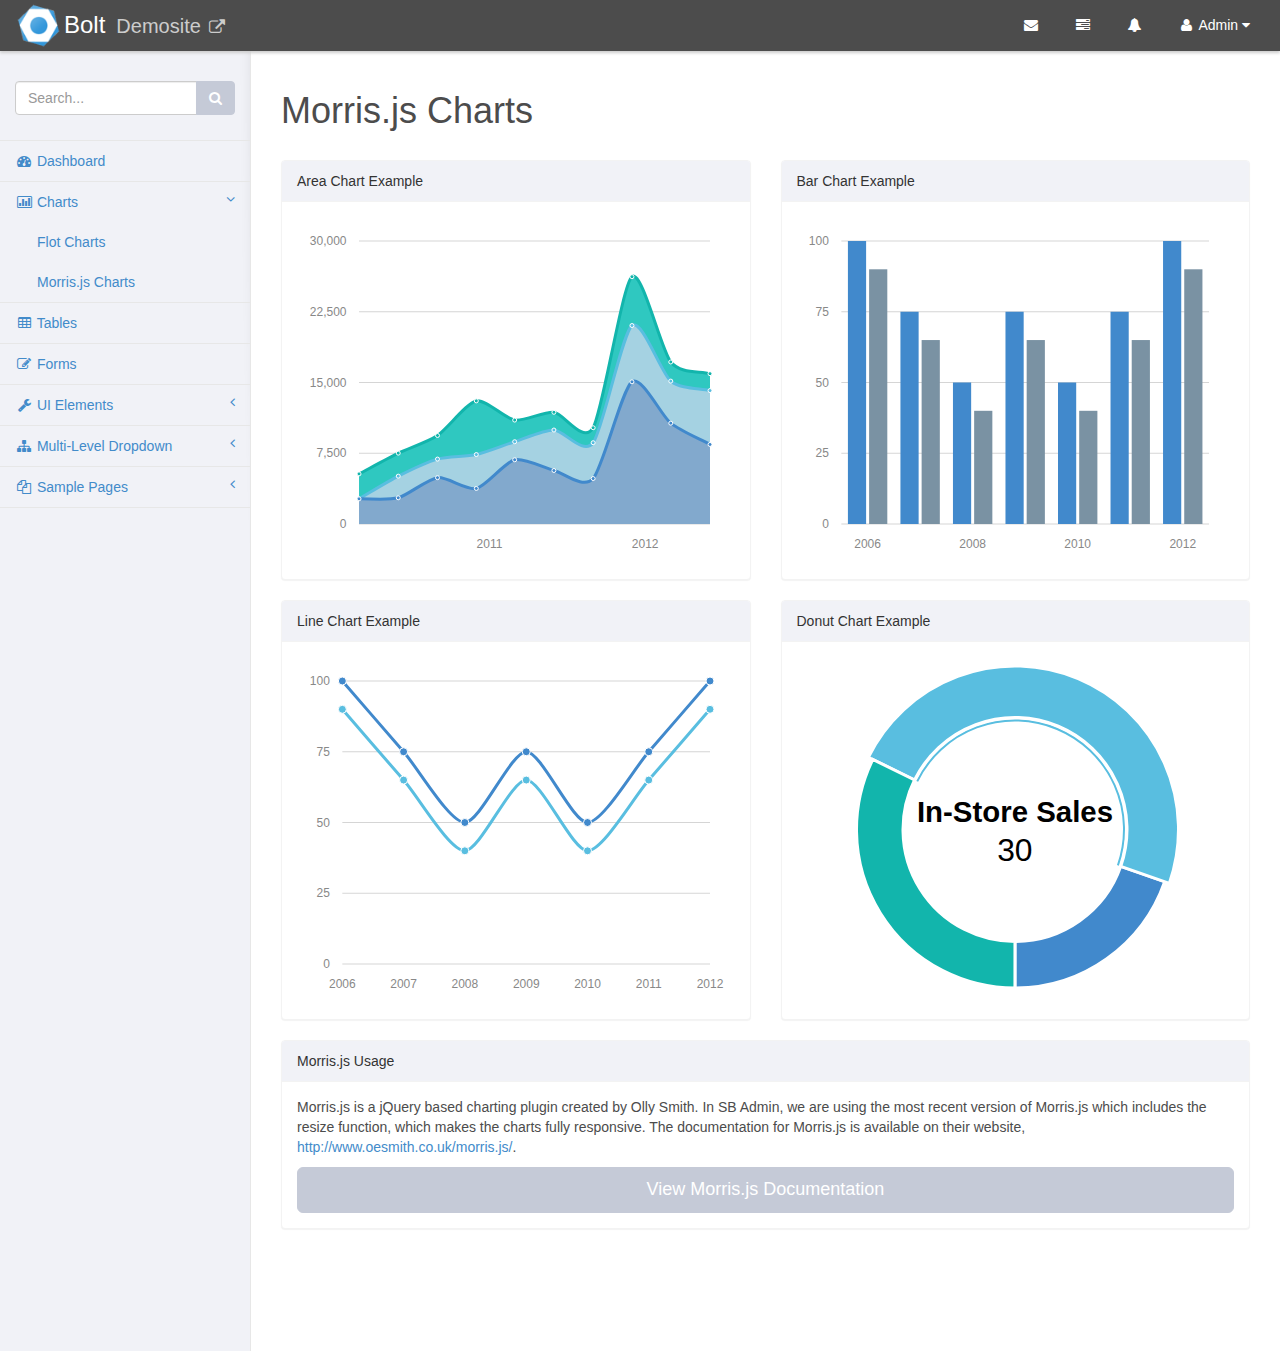
<file: templates/sb-admin-v2/morris.html>
<!DOCTYPE html>
<html>

<head>

    <meta charset="utf-8">
    <meta name="viewport" content="width=device-width, initial-scale=1.0">

    <title>Bolt 2.0 Backend</title>

    <!-- Core CSS - Include with every page -->
    <link href="css/bootstrap.css" rel="stylesheet">
    <link href="font-awesome/css/font-awesome.css" rel="stylesheet">

    <!-- Page-Level Plugin CSS - Morris -->
    <link href="css/plugins/morris/morris-0.4.3.min.css" rel="stylesheet">

    <!-- SB Admin CSS - Include with every page -->
    <link href="css/bolt.css" rel="stylesheet">

</head>

<body>

    <div id="wrapper">

        <nav class="navbar navbar-default navbar-static-top" role="navigation" style="margin-bottom: 0">
            <div class="navbar-header">
                <button type="button" class="navbar-toggle" data-toggle="collapse" data-target=".sidebar-collapse">
                    <span class="sr-only">Toggle navigation</span>
                    <span class="icon-bar"></span>
                    <span class="icon-bar"></span>
                    <span class="icon-bar"></span>
                </button>
                <a class="navbar-brand" href="index.html"><img src="img/apple-touch-icon.png">Bolt</a> <a href="#" class="navbar-site btn">Demosite <i class="fa fa-external-link fa-fw"></i></a>
            </div>
            <!-- /.navbar-header -->

            <ul class="nav navbar-top-links navbar-right">
                <li class="dropdown">
                    <a class="dropdown-toggle" data-toggle="dropdown" href="#">
                        <i class="fa fa-envelope fa-fw"></i>
                    </a>
                    <ul class="dropdown-menu dropdown-messages">
                        <li>
                            <a href="#">
                                <div>
                                    <strong>John Smith</strong>
                                    <span class="pull-right text-muted">
                                        <em>Yesterday</em>
                                    </span>
                                </div>
                                <div>Lorem ipsum dolor sit amet, consectetur adipiscing elit. Pellentesque eleifend...</div>
                            </a>
                        </li>
                        <li class="divider"></li>
                        <li>
                            <a href="#">
                                <div>
                                    <strong>John Smith</strong>
                                    <span class="pull-right text-muted">
                                        <em>Yesterday</em>
                                    </span>
                                </div>
                                <div>Lorem ipsum dolor sit amet, consectetur adipiscing elit. Pellentesque eleifend...</div>
                            </a>
                        </li>
                        <li class="divider"></li>
                        <li>
                            <a href="#">
                                <div>
                                    <strong>John Smith</strong>
                                    <span class="pull-right text-muted">
                                        <em>Yesterday</em>
                                    </span>
                                </div>
                                <div>Lorem ipsum dolor sit amet, consectetur adipiscing elit. Pellentesque eleifend...</div>
                            </a>
                        </li>
                        <li class="divider"></li>
                        <li>
                            <a class="text-center" href="#">
                                <strong>Read All Messages</strong>
                                <i class="fa fa-angle-right"></i>
                            </a>
                        </li>
                    </ul>
                    <!-- /.dropdown-messages -->
                </li>
                <!-- /.dropdown -->
                <li class="dropdown">
                    <a class="dropdown-toggle" data-toggle="dropdown" href="#">
                        <i class="fa fa-tasks fa-fw"></i>
                    </a>
                    <ul class="dropdown-menu dropdown-tasks">
                        <li>
                            <a href="#">
                                <div>
                                    <p>
                                        <strong>Task 1</strong>
                                        <span class="pull-right text-muted">40% Complete</span>
                                    </p>
                                    <div class="progress progress-striped active">
                                        <div class="progress-bar progress-bar-success" role="progressbar" aria-valuenow="40" aria-valuemin="0" aria-valuemax="100" style="width: 40%">
                                            <span class="sr-only">40% Complete (success)</span>
                                        </div>
                                    </div>
                                </div>
                            </a>
                        </li>
                        <li class="divider"></li>
                        <li>
                            <a href="#">
                                <div>
                                    <p>
                                        <strong>Task 2</strong>
                                        <span class="pull-right text-muted">20% Complete</span>
                                    </p>
                                    <div class="progress progress-striped active">
                                        <div class="progress-bar progress-bar-info" role="progressbar" aria-valuenow="20" aria-valuemin="0" aria-valuemax="100" style="width: 20%">
                                            <span class="sr-only">20% Complete</span>
                                        </div>
                                    </div>
                                </div>
                            </a>
                        </li>
                        <li class="divider"></li>
                        <li>
                            <a href="#">
                                <div>
                                    <p>
                                        <strong>Task 3</strong>
                                        <span class="pull-right text-muted">60% Complete</span>
                                    </p>
                                    <div class="progress progress-striped active">
                                        <div class="progress-bar progress-bar-warning" role="progressbar" aria-valuenow="60" aria-valuemin="0" aria-valuemax="100" style="width: 60%">
                                            <span class="sr-only">60% Complete (warning)</span>
                                        </div>
                                    </div>
                                </div>
                            </a>
                        </li>
                        <li class="divider"></li>
                        <li>
                            <a href="#">
                                <div>
                                    <p>
                                        <strong>Task 4</strong>
                                        <span class="pull-right text-muted">80% Complete</span>
                                    </p>
                                    <div class="progress progress-striped active">
                                        <div class="progress-bar progress-bar-danger" role="progressbar" aria-valuenow="80" aria-valuemin="0" aria-valuemax="100" style="width: 80%">
                                            <span class="sr-only">80% Complete (danger)</span>
                                        </div>
                                    </div>
                                </div>
                            </a>
                        </li>
                        <li class="divider"></li>
                        <li>
                            <a class="text-center" href="#">
                                <strong>See All Tasks</strong>
                                <i class="fa fa-angle-right"></i>
                            </a>
                        </li>
                    </ul>
                    <!-- /.dropdown-tasks -->
                </li>
                <!-- /.dropdown -->
                <li class="dropdown">
                    <a class="dropdown-toggle" data-toggle="dropdown" href="#">
                        <i class="fa fa-bell fa-fw"></i>
                    </a>
                    <ul class="dropdown-menu dropdown-alerts">
                        <li>
                            <a href="#">
                                <div>
                                    <i class="fa fa-comment fa-fw"></i> New Comment
                                    <span class="pull-right text-muted small">4 minutes ago</span>
                                </div>
                            </a>
                        </li>
                        <li class="divider"></li>
                        <li>
                            <a href="#">
                                <div>
                                    <i class="fa fa-twitter fa-fw"></i> 3 New Followers
                                    <span class="pull-right text-muted small">12 minutes ago</span>
                                </div>
                            </a>
                        </li>
                        <li class="divider"></li>
                        <li>
                            <a href="#">
                                <div>
                                    <i class="fa fa-envelope fa-fw"></i> Message Sent
                                    <span class="pull-right text-muted small">4 minutes ago</span>
                                </div>
                            </a>
                        </li>
                        <li class="divider"></li>
                        <li>
                            <a href="#">
                                <div>
                                    <i class="fa fa-tasks fa-fw"></i> New Task
                                    <span class="pull-right text-muted small">4 minutes ago</span>
                                </div>
                            </a>
                        </li>
                        <li class="divider"></li>
                        <li>
                            <a href="#">
                                <div>
                                    <i class="fa fa-upload fa-fw"></i> Server Rebooted
                                    <span class="pull-right text-muted small">4 minutes ago</span>
                                </div>
                            </a>
                        </li>
                        <li class="divider"></li>
                        <li>
                            <a class="text-center" href="#">
                                <strong>See All Alerts</strong>
                                <i class="fa fa-angle-right"></i>
                            </a>
                        </li>
                    </ul>
                    <!-- /.dropdown-alerts -->
                </li>
                <!-- /.dropdown -->
                <li class="dropdown">
                    <a class="dropdown-toggle" data-toggle="dropdown" href="#">
                        <i class="fa fa-user fa-fw"></i> Admin <i class="fa fa-caret-down"></i>
                    </a>
                    <ul class="dropdown-menu dropdown-user">
                        <li><a href="#"><i class="fa fa-user fa-fw"></i> User Profile</a>
                        </li>
                        <li><a href="#"><i class="fa fa-gear fa-fw"></i> Settings</a>
                        </li>
                        <li class="divider"></li>
                        <li><a href="login.html"><i class="fa fa-sign-out fa-fw"></i> Logout</a>
                        </li>
                    </ul>
                    <!-- /.dropdown-user -->
                </li>
                <!-- /.dropdown -->
            </ul>
            <!-- /.navbar-top-links -->

        </nav>
        <!-- /.navbar-static-top -->

        <nav class="navbar-default navbar-static-side" role="navigation" id="nav">
            <div class="sidebar-collapse">
                <ul class="nav" id="side-menu">
                    <li class="sidebar-search">
                        <div class="input-group custom-search-form">
                            <input type="text" class="form-control" placeholder="Search...">
                            <span class="input-group-btn">
                                <button class="btn btn-default" type="button">
                                    <i class="fa fa-search"></i>
                                </button>
                            </span>
                        </div>
                        <!-- /input-group -->
                    </li>
                    <li>
                        <a href="index.html"><i class="fa fa-dashboard fa-fw"></i> Dashboard</a>
                    </li>
                    <li class="active">
                        <a href="#"><i class="fa fa-bar-chart-o fa-fw"></i> Charts<span class="fa arrow"></span></a>
                        <ul class="nav nav-second-level">
                            <li>
                                <a href="flot.html">Flot Charts</a>
                            </li>
                            <li>
                                <a href="morris.html">Morris.js Charts</a>
                            </li>
                        </ul>
                        <!-- /.nav-second-level -->
                    </li>
                    <li>
                        <a href="tables.html"><i class="fa fa-table fa-fw"></i> Tables</a>
                    </li>
                    <li>
                        <a href="forms.html"><i class="fa fa-edit fa-fw"></i> Forms</a>
                    </li>
                    <li>
                        <a href="#"><i class="fa fa-wrench fa-fw"></i> UI Elements<span class="fa arrow"></span></a>
                        <ul class="nav nav-second-level">
                            <li>
                                <a href="panels-wells.html">Panels and Wells</a>
                            </li>
                            <li>
                                <a href="buttons.html">Buttons</a>
                            </li>
                            <li>
                                <a href="notifications.html">Notifications</a>
                            </li>
                            <li>
                                <a href="typography.html">Typography</a>
                            </li>
                            <li>
                                <a href="grid.html">Grid</a>
                            </li>
                        </ul>
                        <!-- /.nav-second-level -->
                    </li>
                    <li>
                        <a href="#"><i class="fa fa-sitemap fa-fw"></i> Multi-Level Dropdown<span class="fa arrow"></span></a>
                        <ul class="nav nav-second-level">
                            <li>
                                <a href="#">Second Level Item</a>
                            </li>
                            <li>
                                <a href="#">Second Level Item</a>
                            </li>
                            <li>
                                <a href="#">Third Level <span class="fa arrow"></span></a>
                                <ul class="nav nav-third-level">
                                    <li>
                                        <a href="#">Third Level Item</a>
                                    </li>
                                    <li>
                                        <a href="#">Third Level Item</a>
                                    </li>
                                    <li>
                                        <a href="#">Third Level Item</a>
                                    </li>
                                    <li>
                                        <a href="#">Third Level Item</a>
                                    </li>
                                </ul>
                                <!-- /.nav-third-level -->
                            </li>
                        </ul>
                        <!-- /.nav-second-level -->
                    </li>
                    <li>
                        <a href="#"><i class="fa fa-files-o fa-fw"></i> Sample Pages<span class="fa arrow"></span></a>
                        <ul class="nav nav-second-level">
                            <li>
                                <a href="blank.html">Blank Page</a>
                            </li>
                            <li>
                                <a href="login.html">Login Page</a>
                            </li>
                        </ul>
                        <!-- /.nav-second-level -->
                    </li>
                </ul>
                <!-- /#side-menu -->
            </div>
            <!-- /.sidebar-collapse -->
        </nav>
        <!-- /.navbar-static-side -->

        <div id="page-wrapper">
            <div class="row">
                <div class="col-lg-12">
                    <h1 class="page-header">Morris.js Charts</h1>
                </div>
                <!-- /.col-lg-12 -->
            </div>
            <!-- /.row -->
            <div class="row">
                <div class="col-lg-6">
                    <div class="panel panel-default">
                        <div class="panel-heading">
                            Area Chart Example
                        </div>
                        <!-- /.panel-heading -->
                        <div class="panel-body">
                            <div id="morris-area-chart"></div>
                        </div>
                        <!-- /.panel-body -->
                    </div>
                    <!-- /.panel -->
                </div>
                <!-- /.col-lg-6 -->
                <div class="col-lg-6">
                    <div class="panel panel-default">
                        <div class="panel-heading">
                            Bar Chart Example
                        </div>
                        <!-- /.panel-heading -->
                        <div class="panel-body">
                            <div id="morris-bar-chart"></div>
                        </div>
                        <!-- /.panel-body -->
                    </div>
                    <!-- /.panel -->
                </div>
                <!-- /.col-lg-6 -->
                <div class="col-lg-6">
                    <div class="panel panel-default">
                        <div class="panel-heading">
                            Line Chart Example
                        </div>
                        <!-- /.panel-heading -->
                        <div class="panel-body">
                            <div id="morris-line-chart"></div>
                        </div>
                        <!-- /.panel-body -->
                    </div>
                    <!-- /.panel -->
                </div>
                <!-- /.col-lg-6 -->
                <div class="col-lg-6">
                    <div class="panel panel-default">
                        <div class="panel-heading">
                            Donut Chart Example
                        </div>
                        <!-- /.panel-heading -->
                        <div class="panel-body">
                            <div id="morris-donut-chart"></div>
                        </div>
                        <!-- /.panel-body -->
                    </div>
                    <!-- /.panel -->
                </div>
                <!-- /.col-lg-6 -->
                <div class="col-lg-12">
                    <div class="panel panel-default">
                        <div class="panel-heading">
                            Morris.js Usage
                        </div>
                        <!-- /.panel-heading -->
                        <div class="panel-body">
                            <p>Morris.js is a jQuery based charting plugin created by Olly Smith. In SB Admin, we are using the most recent version of Morris.js which includes the resize function, which makes the charts fully responsive. The documentation for Morris.js is available on their website, <a target="_blank" href="http://www.oesmith.co.uk/morris.js/">http://www.oesmith.co.uk/morris.js/</a>.</p>
                            <a target="_blank" class="btn btn-default btn-lg btn-block" href="http://www.oesmith.co.uk/morris.js/">View Morris.js Documentation</a>
                        </div>
                        <!-- /.panel-body -->
                    </div>
                    <!-- /.panel -->
                </div>
                <!-- /.col-lg-6 -->
            </div>
            <!-- /.row -->
        </div>
        <!-- /#page-wrapper -->

    </div>
    <!-- /#wrapper -->

    <!-- Core Scripts - Include with every page -->
    <script src="js/jquery-1.10.2.js"></script>
    <script src="js/bootstrap.min.js"></script>
    <script src="js/plugins/metisMenu/jquery.metisMenu.js"></script>

    <!-- Page-Level Plugin Scripts - Morris -->
    <script src="js/plugins/morris/raphael-2.1.0.min.js"></script>
    <script src="js/plugins/morris/morris.js"></script>

    <!-- SB Admin Scripts - Include with every page -->
    <script src="js/bolt.js"></script>

    <!-- Page-Level Demo Scripts - Morris - Use for reference -->
    <script src="js/demo/morris-demo.js"></script>

</body>

</html>
</file>
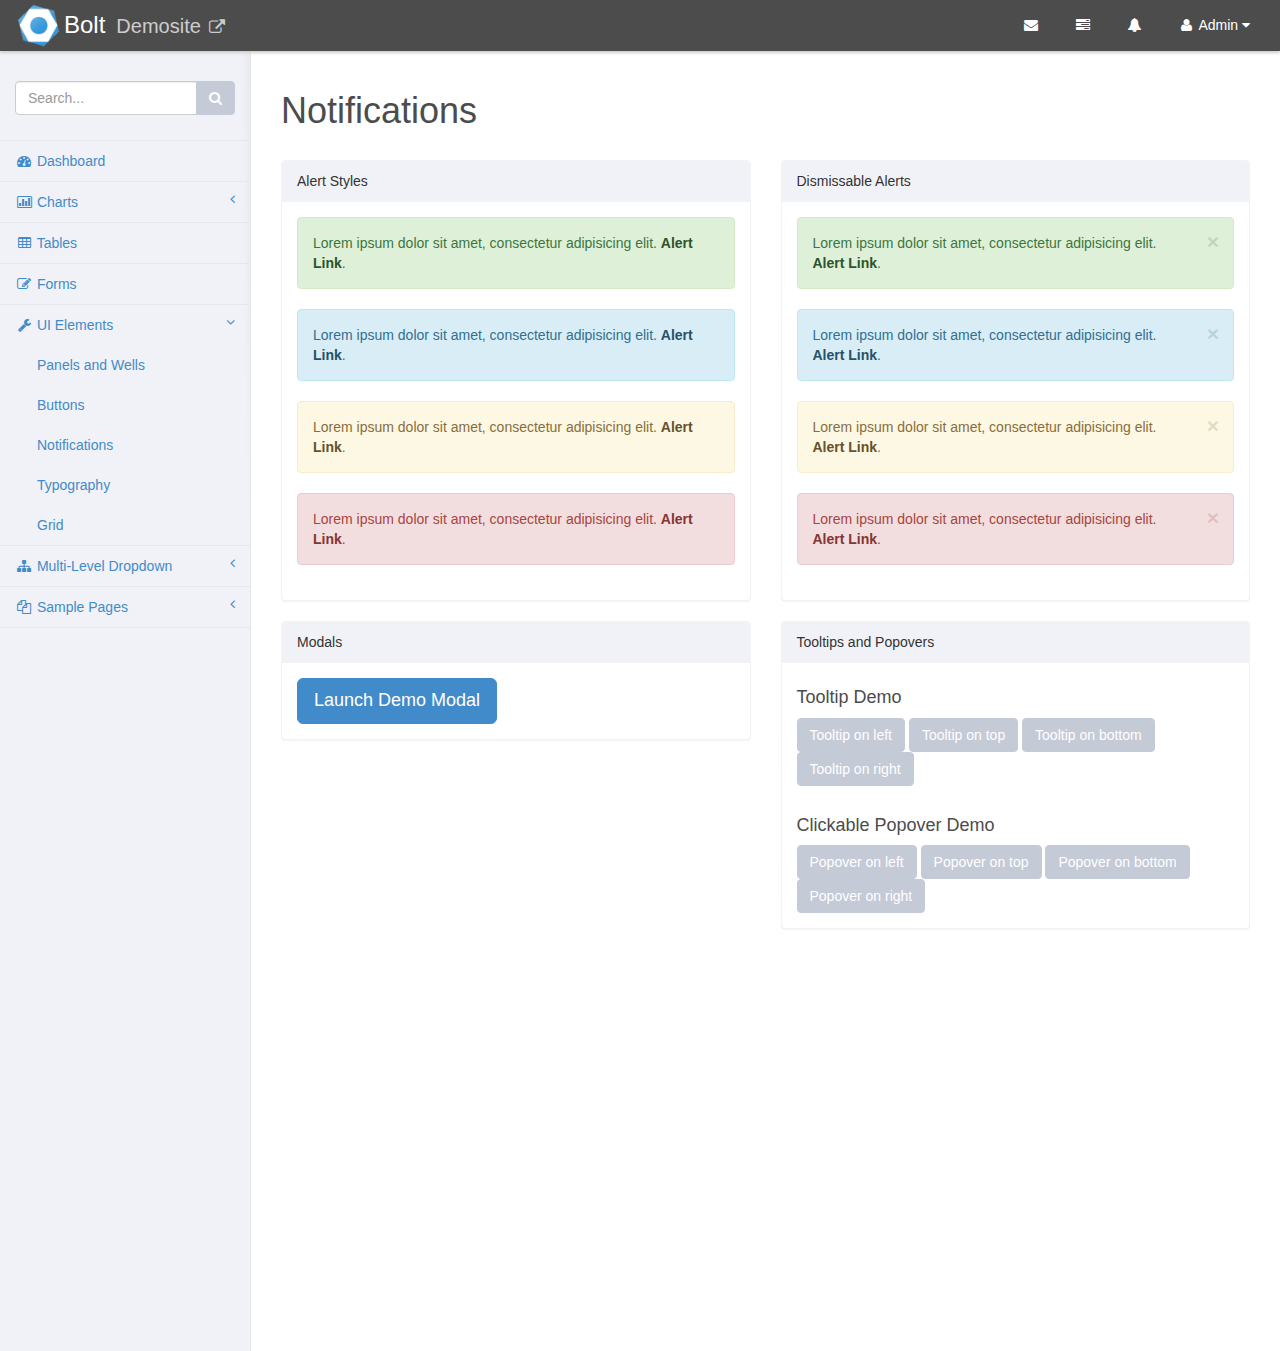
<file: templates/sb-admin-v2/notifications.html>
<!DOCTYPE html>
<html>

<head>

    <meta charset="utf-8">
    <meta name="viewport" content="width=device-width, initial-scale=1.0">

    <title>Bolt 2.0 Backend</title>

    <!-- Core CSS - Include with every page -->
    <link href="css/bootstrap.css" rel="stylesheet">
    <link href="font-awesome/css/font-awesome.css" rel="stylesheet">

    <!-- Page-Level Plugin CSS - Notifications -->

    <!-- SB Admin CSS - Include with every page -->
    <link href="css/bolt.css" rel="stylesheet">

</head>

<body>

    <div id="wrapper">

        <nav class="navbar navbar-default navbar-static-top" role="navigation" style="margin-bottom: 0">
            <div class="navbar-header">
                <button type="button" class="navbar-toggle" data-toggle="collapse" data-target=".sidebar-collapse">
                    <span class="sr-only">Toggle navigation</span>
                    <span class="icon-bar"></span>
                    <span class="icon-bar"></span>
                    <span class="icon-bar"></span>
                </button>
                <a class="navbar-brand" href="index.html"><img src="img/apple-touch-icon.png">Bolt</a> <a href="#" class="navbar-site btn">Demosite <i class="fa fa-external-link fa-fw"></i></a>
            </div>
            <!-- /.navbar-header -->

            <ul class="nav navbar-top-links navbar-right">
                <li class="dropdown">
                    <a class="dropdown-toggle" data-toggle="dropdown" href="#">
                        <i class="fa fa-envelope fa-fw"></i>
                    </a>
                    <ul class="dropdown-menu dropdown-messages">
                        <li>
                            <a href="#">
                                <div>
                                    <strong>John Smith</strong>
                                    <span class="pull-right text-muted">
                                        <em>Yesterday</em>
                                    </span>
                                </div>
                                <div>Lorem ipsum dolor sit amet, consectetur adipiscing elit. Pellentesque eleifend...</div>
                            </a>
                        </li>
                        <li class="divider"></li>
                        <li>
                            <a href="#">
                                <div>
                                    <strong>John Smith</strong>
                                    <span class="pull-right text-muted">
                                        <em>Yesterday</em>
                                    </span>
                                </div>
                                <div>Lorem ipsum dolor sit amet, consectetur adipiscing elit. Pellentesque eleifend...</div>
                            </a>
                        </li>
                        <li class="divider"></li>
                        <li>
                            <a href="#">
                                <div>
                                    <strong>John Smith</strong>
                                    <span class="pull-right text-muted">
                                        <em>Yesterday</em>
                                    </span>
                                </div>
                                <div>Lorem ipsum dolor sit amet, consectetur adipiscing elit. Pellentesque eleifend...</div>
                            </a>
                        </li>
                        <li class="divider"></li>
                        <li>
                            <a class="text-center" href="#">
                                <strong>Read All Messages</strong>
                                <i class="fa fa-angle-right"></i>
                            </a>
                        </li>
                    </ul>
                    <!-- /.dropdown-messages -->
                </li>
                <!-- /.dropdown -->
                <li class="dropdown">
                    <a class="dropdown-toggle" data-toggle="dropdown" href="#">
                        <i class="fa fa-tasks fa-fw"></i>
                    </a>
                    <ul class="dropdown-menu dropdown-tasks">
                        <li>
                            <a href="#">
                                <div>
                                    <p>
                                        <strong>Task 1</strong>
                                        <span class="pull-right text-muted">40% Complete</span>
                                    </p>
                                    <div class="progress progress-striped active">
                                        <div class="progress-bar progress-bar-success" role="progressbar" aria-valuenow="40" aria-valuemin="0" aria-valuemax="100" style="width: 40%">
                                            <span class="sr-only">40% Complete (success)</span>
                                        </div>
                                    </div>
                                </div>
                            </a>
                        </li>
                        <li class="divider"></li>
                        <li>
                            <a href="#">
                                <div>
                                    <p>
                                        <strong>Task 2</strong>
                                        <span class="pull-right text-muted">20% Complete</span>
                                    </p>
                                    <div class="progress progress-striped active">
                                        <div class="progress-bar progress-bar-info" role="progressbar" aria-valuenow="20" aria-valuemin="0" aria-valuemax="100" style="width: 20%">
                                            <span class="sr-only">20% Complete</span>
                                        </div>
                                    </div>
                                </div>
                            </a>
                        </li>
                        <li class="divider"></li>
                        <li>
                            <a href="#">
                                <div>
                                    <p>
                                        <strong>Task 3</strong>
                                        <span class="pull-right text-muted">60% Complete</span>
                                    </p>
                                    <div class="progress progress-striped active">
                                        <div class="progress-bar progress-bar-warning" role="progressbar" aria-valuenow="60" aria-valuemin="0" aria-valuemax="100" style="width: 60%">
                                            <span class="sr-only">60% Complete (warning)</span>
                                        </div>
                                    </div>
                                </div>
                            </a>
                        </li>
                        <li class="divider"></li>
                        <li>
                            <a href="#">
                                <div>
                                    <p>
                                        <strong>Task 4</strong>
                                        <span class="pull-right text-muted">80% Complete</span>
                                    </p>
                                    <div class="progress progress-striped active">
                                        <div class="progress-bar progress-bar-danger" role="progressbar" aria-valuenow="80" aria-valuemin="0" aria-valuemax="100" style="width: 80%">
                                            <span class="sr-only">80% Complete (danger)</span>
                                        </div>
                                    </div>
                                </div>
                            </a>
                        </li>
                        <li class="divider"></li>
                        <li>
                            <a class="text-center" href="#">
                                <strong>See All Tasks</strong>
                                <i class="fa fa-angle-right"></i>
                            </a>
                        </li>
                    </ul>
                    <!-- /.dropdown-tasks -->
                </li>
                <!-- /.dropdown -->
                <li class="dropdown">
                    <a class="dropdown-toggle" data-toggle="dropdown" href="#">
                        <i class="fa fa-bell fa-fw"></i>
                    </a>
                    <ul class="dropdown-menu dropdown-alerts">
                        <li>
                            <a href="#">
                                <div>
                                    <i class="fa fa-comment fa-fw"></i> New Comment
                                    <span class="pull-right text-muted small">4 minutes ago</span>
                                </div>
                            </a>
                        </li>
                        <li class="divider"></li>
                        <li>
                            <a href="#">
                                <div>
                                    <i class="fa fa-twitter fa-fw"></i> 3 New Followers
                                    <span class="pull-right text-muted small">12 minutes ago</span>
                                </div>
                            </a>
                        </li>
                        <li class="divider"></li>
                        <li>
                            <a href="#">
                                <div>
                                    <i class="fa fa-envelope fa-fw"></i> Message Sent
                                    <span class="pull-right text-muted small">4 minutes ago</span>
                                </div>
                            </a>
                        </li>
                        <li class="divider"></li>
                        <li>
                            <a href="#">
                                <div>
                                    <i class="fa fa-tasks fa-fw"></i> New Task
                                    <span class="pull-right text-muted small">4 minutes ago</span>
                                </div>
                            </a>
                        </li>
                        <li class="divider"></li>
                        <li>
                            <a href="#">
                                <div>
                                    <i class="fa fa-upload fa-fw"></i> Server Rebooted
                                    <span class="pull-right text-muted small">4 minutes ago</span>
                                </div>
                            </a>
                        </li>
                        <li class="divider"></li>
                        <li>
                            <a class="text-center" href="#">
                                <strong>See All Alerts</strong>
                                <i class="fa fa-angle-right"></i>
                            </a>
                        </li>
                    </ul>
                    <!-- /.dropdown-alerts -->
                </li>
                <!-- /.dropdown -->
                <li class="dropdown">
                    <a class="dropdown-toggle" data-toggle="dropdown" href="#">
                        <i class="fa fa-user fa-fw"></i> Admin <i class="fa fa-caret-down"></i>
                    </a>
                    <ul class="dropdown-menu dropdown-user">
                        <li><a href="#"><i class="fa fa-user fa-fw"></i> User Profile</a>
                        </li>
                        <li><a href="#"><i class="fa fa-gear fa-fw"></i> Settings</a>
                        </li>
                        <li class="divider"></li>
                        <li><a href="login.html"><i class="fa fa-sign-out fa-fw"></i> Logout</a>
                        </li>
                    </ul>
                    <!-- /.dropdown-user -->
                </li>
                <!-- /.dropdown -->
            </ul>
            <!-- /.navbar-top-links -->

        </nav>
        <!-- /.navbar-static-top -->

        <nav class="navbar-default navbar-static-side" role="navigation" id="nav">
            <div class="sidebar-collapse">
                <ul class="nav" id="side-menu">
                    <li class="sidebar-search">
                        <div class="input-group custom-search-form">
                            <input type="text" class="form-control" placeholder="Search...">
                            <span class="input-group-btn">
                                <button class="btn btn-default" type="button">
                                    <i class="fa fa-search"></i>
                                </button>
                            </span>
                        </div>
                        <!-- /input-group -->
                    </li>
                    <li>
                        <a href="index.html"><i class="fa fa-dashboard fa-fw"></i> Dashboard</a>
                    </li>
                    <li>
                        <a href="#"><i class="fa fa-bar-chart-o fa-fw"></i> Charts<span class="fa arrow"></span></a>
                        <ul class="nav nav-second-level">
                            <li>
                                <a href="flot.html">Flot Charts</a>
                            </li>
                            <li>
                                <a href="morris.html">Morris.js Charts</a>
                            </li>
                        </ul>
                        <!-- /.nav-second-level -->
                    </li>
                    <li>
                        <a href="tables.html"><i class="fa fa-table fa-fw"></i> Tables</a>
                    </li>
                    <li>
                        <a href="forms.html"><i class="fa fa-edit fa-fw"></i> Forms</a>
                    </li>
                    <li class="active">
                        <a href="#"><i class="fa fa-wrench fa-fw"></i> UI Elements<span class="fa arrow"></span></a>
                        <ul class="nav nav-second-level">
                            <li>
                                <a href="panels-wells.html">Panels and Wells</a>
                            </li>
                            <li>
                                <a href="buttons.html">Buttons</a>
                            </li>
                            <li>
                                <a href="notifications.html">Notifications</a>
                            </li>
                            <li>
                                <a href="typography.html">Typography</a>
                            </li>
                            <li>
                                <a href="grid.html">Grid</a>
                            </li>
                        </ul>
                        <!-- /.nav-second-level -->
                    </li>
                    <li>
                        <a href="#"><i class="fa fa-sitemap fa-fw"></i> Multi-Level Dropdown<span class="fa arrow"></span></a>
                        <ul class="nav nav-second-level">
                            <li>
                                <a href="#">Second Level Item</a>
                            </li>
                            <li>
                                <a href="#">Second Level Item</a>
                            </li>
                            <li>
                                <a href="#">Third Level <span class="fa arrow"></span></a>
                                <ul class="nav nav-third-level">
                                    <li>
                                        <a href="#">Third Level Item</a>
                                    </li>
                                    <li>
                                        <a href="#">Third Level Item</a>
                                    </li>
                                    <li>
                                        <a href="#">Third Level Item</a>
                                    </li>
                                    <li>
                                        <a href="#">Third Level Item</a>
                                    </li>
                                </ul>
                                <!-- /.nav-third-level -->
                            </li>
                        </ul>
                        <!-- /.nav-second-level -->
                    </li>
                    <li>
                        <a href="#"><i class="fa fa-files-o fa-fw"></i> Sample Pages<span class="fa arrow"></span></a>
                        <ul class="nav nav-second-level">
                            <li>
                                <a href="blank.html">Blank Page</a>
                            </li>
                            <li>
                                <a href="login.html">Login Page</a>
                            </li>
                        </ul>
                        <!-- /.nav-second-level -->
                    </li>
                </ul>
                <!-- /#side-menu -->
            </div>
            <!-- /.sidebar-collapse -->
        </nav>
        <!-- /.navbar-static-side -->

        <div id="page-wrapper">
            <div class="row">
                <div class="col-lg-12">
                    <h1 class="page-header">Notifications</h1>
                </div>
                <!-- /.col-lg-12 -->
            </div>
            <!-- /.row -->
            <div class="row">
                <div class="col-lg-6">
                    <div class="panel panel-default">
                        <div class="panel-heading">
                            Alert Styles
                        </div>
                        <!-- /.panel-heading -->
                        <div class="panel-body">
                            <div class="alert alert-success">
                                Lorem ipsum dolor sit amet, consectetur adipisicing elit. <a href="#" class="alert-link">Alert Link</a>.
                            </div>
                            <div class="alert alert-info">
                                Lorem ipsum dolor sit amet, consectetur adipisicing elit. <a href="#" class="alert-link">Alert Link</a>.
                            </div>
                            <div class="alert alert-warning">
                                Lorem ipsum dolor sit amet, consectetur adipisicing elit. <a href="#" class="alert-link">Alert Link</a>.
                            </div>
                            <div class="alert alert-danger">
                                Lorem ipsum dolor sit amet, consectetur adipisicing elit. <a href="#" class="alert-link">Alert Link</a>.
                            </div>
                        </div>
                        <!-- .panel-body -->
                    </div>
                    <!-- /.panel -->
                </div>
                <!-- /.col-lg-6 -->
                <div class="col-lg-6">
                    <div class="panel panel-default">
                        <div class="panel-heading">
                            Dismissable Alerts
                        </div>
                        <!-- /.panel-heading -->
                        <div class="panel-body">
                            <div class="alert alert-success alert-dismissable">
                                <button type="button" class="close" data-dismiss="alert" aria-hidden="true">&times;</button>
                                Lorem ipsum dolor sit amet, consectetur adipisicing elit. <a href="#" class="alert-link">Alert Link</a>.
                            </div>
                            <div class="alert alert-info alert-dismissable">
                                <button type="button" class="close" data-dismiss="alert" aria-hidden="true">&times;</button>
                                Lorem ipsum dolor sit amet, consectetur adipisicing elit. <a href="#" class="alert-link">Alert Link</a>.
                            </div>
                            <div class="alert alert-warning alert-dismissable">
                                <button type="button" class="close" data-dismiss="alert" aria-hidden="true">&times;</button>
                                Lorem ipsum dolor sit amet, consectetur adipisicing elit. <a href="#" class="alert-link">Alert Link</a>.
                            </div>
                            <div class="alert alert-danger alert-dismissable">
                                <button type="button" class="close" data-dismiss="alert" aria-hidden="true">&times;</button>
                                Lorem ipsum dolor sit amet, consectetur adipisicing elit. <a href="#" class="alert-link">Alert Link</a>.
                            </div>
                        </div>
                        <!-- .panel-body -->
                    </div>
                    <!-- /.panel -->
                </div>
                <!-- /.col-lg-6 -->
            </div>
            <!-- /.row -->
            <div class="row">
                <div class="col-lg-6">
                    <div class="panel panel-default">
                        <div class="panel-heading">
                            Modals
                        </div>
                        <!-- /.panel-heading -->
                        <div class="panel-body">
                            <!-- Button trigger modal -->
                            <button class="btn btn-primary btn-lg" data-toggle="modal" data-target="#myModal">
                                Launch Demo Modal
                            </button>
                            <!-- Modal -->
                            <div class="modal fade" id="myModal" tabindex="-1" role="dialog" aria-labelledby="myModalLabel" aria-hidden="true">
                                <div class="modal-dialog">
                                    <div class="modal-content">
                                        <div class="modal-header">
                                            <button type="button" class="close" data-dismiss="modal" aria-hidden="true">&times;</button>
                                            <h4 class="modal-title" id="myModalLabel">Modal title</h4>
                                        </div>
                                        <div class="modal-body">
                                            Lorem ipsum dolor sit amet, consectetur adipisicing elit, sed do eiusmod tempor incididunt ut labore et dolore magna aliqua. Ut enim ad minim veniam, quis nostrud exercitation ullamco laboris nisi ut aliquip ex ea commodo consequat. Duis aute irure dolor in reprehenderit in voluptate velit esse cillum dolore eu fugiat nulla pariatur. Excepteur sint occaecat cupidatat non proident, sunt in culpa qui officia deserunt mollit anim id est laborum.
                                        </div>
                                        <div class="modal-footer">
                                            <button type="button" class="btn btn-default" data-dismiss="modal">Close</button>
                                            <button type="button" class="btn btn-primary">Save changes</button>
                                        </div>
                                    </div>
                                    <!-- /.modal-content -->
                                </div>
                                <!-- /.modal-dialog -->
                            </div>
                            <!-- /.modal -->
                        </div>
                        <!-- .panel-body -->
                    </div>
                    <!-- /.panel -->
                </div>
                <!-- /.col-lg-6 -->
                <div class="col-lg-6">
                    <div class="panel panel-default">
                        <div class="panel-heading">
                            Tooltips and Popovers
                        </div>
                        <!-- /.panel-heading -->
                        <div class="panel-body">
                            <h4>Tooltip Demo</h4>
                            <div class="tooltip-demo">
                                <button type="button" class="btn btn-default" data-toggle="tooltip" data-placement="left" title="Tooltip on left">Tooltip on left</button>
                                <button type="button" class="btn btn-default" data-toggle="tooltip" data-placement="top" title="Tooltip on top">Tooltip on top</button>
                                <button type="button" class="btn btn-default" data-toggle="tooltip" data-placement="bottom" title="Tooltip on bottom">Tooltip on bottom</button>
                                <button type="button" class="btn btn-default" data-toggle="tooltip" data-placement="right" title="Tooltip on right">Tooltip on right</button>
                            </div>
                            <br>
                            <h4>Clickable Popover Demo</h4>
                            <div class="tooltip-demo">
                                <button type="button" class="btn btn-default" data-container="body" data-toggle="popover" data-placement="left" data-content="Vivamus sagittis lacus vel augue laoreet rutrum faucibus.">
                                    Popover on left
                                </button>
                                <button type="button" class="btn btn-default" data-container="body" data-toggle="popover" data-placement="top" data-content="Vivamus sagittis lacus vel augue laoreet rutrum faucibus.">
                                    Popover on top
                                </button>
                                <button type="button" class="btn btn-default" data-container="body" data-toggle="popover" data-placement="bottom" data-content="Vivamus sagittis lacus vel augue laoreet rutrum faucibus.">
                                    Popover on bottom
                                </button>
                                <button type="button" class="btn btn-default" data-container="body" data-toggle="popover" data-placement="right" data-content="Vivamus sagittis lacus vel augue laoreet rutrum faucibus.">
                                    Popover on right
                                </button>
                            </div>
                        </div>
                        <!-- .panel-body -->
                    </div>
                    <!-- /.panel -->
                </div>
                <!-- /.col-lg-6 -->
            </div>
            <!-- /.row -->
        </div>
        <!-- /#page-wrapper -->

    </div>
    <!-- /#wrapper -->

    <!-- Core Scripts - Include with every page -->
    <script src="js/jquery-1.10.2.js"></script>
    <script src="js/bootstrap.min.js"></script>
    <script src="js/plugins/metisMenu/jquery.metisMenu.js"></script>

    <!-- Page-Level Plugin Scripts - Notifications -->

    <!-- SB Admin Scripts - Include with every page -->
    <script src="js/bolt.js"></script>

    <!-- Page-Level Demo Scripts - Notifications - Use for reference -->
    <script>
    // tooltip demo
    $('.tooltip-demo').tooltip({
        selector: "[data-toggle=tooltip]",
        container: "body"
    })

    // popover demo
    $("[data-toggle=popover]")
        .popover()
    </script>

</body>

</html>
</file>
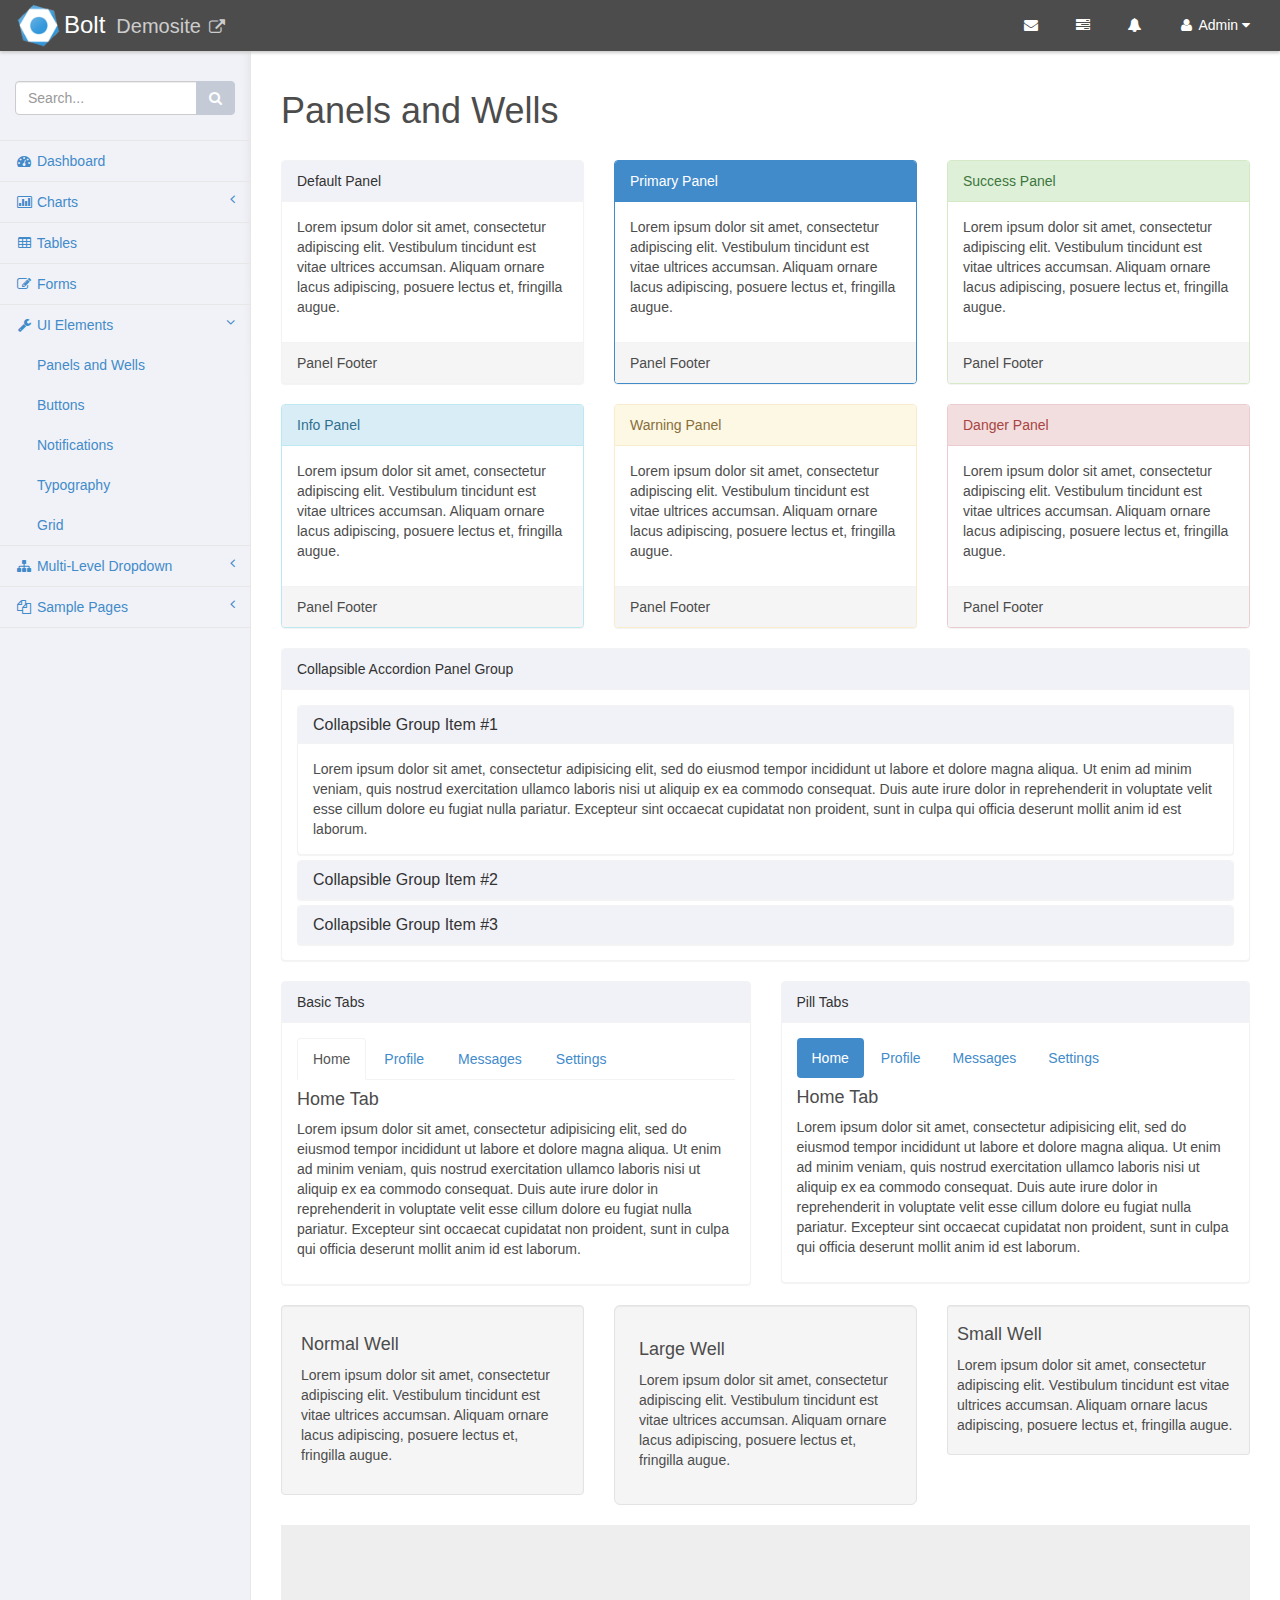
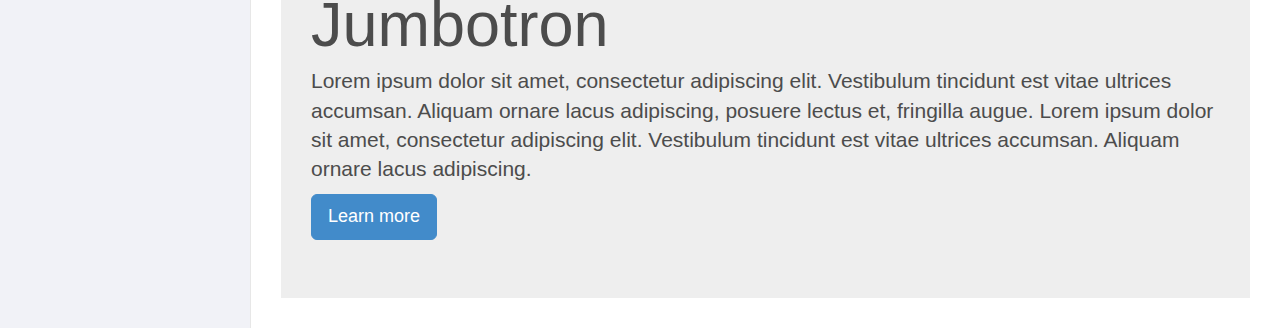
<file: templates/sb-admin-v2/panels-wells.html>
<!DOCTYPE html>
<html>

<head>

    <meta charset="utf-8">
    <meta name="viewport" content="width=device-width, initial-scale=1.0">

    <title>Bolt 2.0 Backend</title>

    <!-- Core CSS - Include with every page -->
    <link href="css/bootstrap.css" rel="stylesheet">
    <link href="font-awesome/css/font-awesome.css" rel="stylesheet">

    <!-- Page-Level Plugin CSS - Panels and Wells -->

    <!-- SB Admin CSS - Include with every page -->
    <link href="css/bolt.css" rel="stylesheet">

</head>

<body>

    <div id="wrapper">

        <nav class="navbar navbar-default navbar-static-top" role="navigation" style="margin-bottom: 0">
            <div class="navbar-header">
                <button type="button" class="navbar-toggle" data-toggle="collapse" data-target=".sidebar-collapse">
                    <span class="sr-only">Toggle navigation</span>
                    <span class="icon-bar"></span>
                    <span class="icon-bar"></span>
                    <span class="icon-bar"></span>
                </button>
                <a class="navbar-brand" href="index.html"><img src="img/apple-touch-icon.png">Bolt</a> <a href="#" class="navbar-site btn">Demosite <i class="fa fa-external-link fa-fw"></i></a>
            </div>
            <!-- /.navbar-header -->

            <ul class="nav navbar-top-links navbar-right">
                <li class="dropdown">
                    <a class="dropdown-toggle" data-toggle="dropdown" href="#">
                        <i class="fa fa-envelope fa-fw"></i>
                    </a>
                    <ul class="dropdown-menu dropdown-messages">
                        <li>
                            <a href="#">
                                <div>
                                    <strong>John Smith</strong>
                                    <span class="pull-right text-muted">
                                        <em>Yesterday</em>
                                    </span>
                                </div>
                                <div>Lorem ipsum dolor sit amet, consectetur adipiscing elit. Pellentesque eleifend...</div>
                            </a>
                        </li>
                        <li class="divider"></li>
                        <li>
                            <a href="#">
                                <div>
                                    <strong>John Smith</strong>
                                    <span class="pull-right text-muted">
                                        <em>Yesterday</em>
                                    </span>
                                </div>
                                <div>Lorem ipsum dolor sit amet, consectetur adipiscing elit. Pellentesque eleifend...</div>
                            </a>
                        </li>
                        <li class="divider"></li>
                        <li>
                            <a href="#">
                                <div>
                                    <strong>John Smith</strong>
                                    <span class="pull-right text-muted">
                                        <em>Yesterday</em>
                                    </span>
                                </div>
                                <div>Lorem ipsum dolor sit amet, consectetur adipiscing elit. Pellentesque eleifend...</div>
                            </a>
                        </li>
                        <li class="divider"></li>
                        <li>
                            <a class="text-center" href="#">
                                <strong>Read All Messages</strong>
                                <i class="fa fa-angle-right"></i>
                            </a>
                        </li>
                    </ul>
                    <!-- /.dropdown-messages -->
                </li>
                <!-- /.dropdown -->
                <li class="dropdown">
                    <a class="dropdown-toggle" data-toggle="dropdown" href="#">
                        <i class="fa fa-tasks fa-fw"></i>
                    </a>
                    <ul class="dropdown-menu dropdown-tasks">
                        <li>
                            <a href="#">
                                <div>
                                    <p>
                                        <strong>Task 1</strong>
                                        <span class="pull-right text-muted">40% Complete</span>
                                    </p>
                                    <div class="progress progress-striped active">
                                        <div class="progress-bar progress-bar-success" role="progressbar" aria-valuenow="40" aria-valuemin="0" aria-valuemax="100" style="width: 40%">
                                            <span class="sr-only">40% Complete (success)</span>
                                        </div>
                                    </div>
                                </div>
                            </a>
                        </li>
                        <li class="divider"></li>
                        <li>
                            <a href="#">
                                <div>
                                    <p>
                                        <strong>Task 2</strong>
                                        <span class="pull-right text-muted">20% Complete</span>
                                    </p>
                                    <div class="progress progress-striped active">
                                        <div class="progress-bar progress-bar-info" role="progressbar" aria-valuenow="20" aria-valuemin="0" aria-valuemax="100" style="width: 20%">
                                            <span class="sr-only">20% Complete</span>
                                        </div>
                                    </div>
                                </div>
                            </a>
                        </li>
                        <li class="divider"></li>
                        <li>
                            <a href="#">
                                <div>
                                    <p>
                                        <strong>Task 3</strong>
                                        <span class="pull-right text-muted">60% Complete</span>
                                    </p>
                                    <div class="progress progress-striped active">
                                        <div class="progress-bar progress-bar-warning" role="progressbar" aria-valuenow="60" aria-valuemin="0" aria-valuemax="100" style="width: 60%">
                                            <span class="sr-only">60% Complete (warning)</span>
                                        </div>
                                    </div>
                                </div>
                            </a>
                        </li>
                        <li class="divider"></li>
                        <li>
                            <a href="#">
                                <div>
                                    <p>
                                        <strong>Task 4</strong>
                                        <span class="pull-right text-muted">80% Complete</span>
                                    </p>
                                    <div class="progress progress-striped active">
                                        <div class="progress-bar progress-bar-danger" role="progressbar" aria-valuenow="80" aria-valuemin="0" aria-valuemax="100" style="width: 80%">
                                            <span class="sr-only">80% Complete (danger)</span>
                                        </div>
                                    </div>
                                </div>
                            </a>
                        </li>
                        <li class="divider"></li>
                        <li>
                            <a class="text-center" href="#">
                                <strong>See All Tasks</strong>
                                <i class="fa fa-angle-right"></i>
                            </a>
                        </li>
                    </ul>
                    <!-- /.dropdown-tasks -->
                </li>
                <!-- /.dropdown -->
                <li class="dropdown">
                    <a class="dropdown-toggle" data-toggle="dropdown" href="#">
                        <i class="fa fa-bell fa-fw"></i>
                    </a>
                    <ul class="dropdown-menu dropdown-alerts">
                        <li>
                            <a href="#">
                                <div>
                                    <i class="fa fa-comment fa-fw"></i> New Comment
                                    <span class="pull-right text-muted small">4 minutes ago</span>
                                </div>
                            </a>
                        </li>
                        <li class="divider"></li>
                        <li>
                            <a href="#">
                                <div>
                                    <i class="fa fa-twitter fa-fw"></i> 3 New Followers
                                    <span class="pull-right text-muted small">12 minutes ago</span>
                                </div>
                            </a>
                        </li>
                        <li class="divider"></li>
                        <li>
                            <a href="#">
                                <div>
                                    <i class="fa fa-envelope fa-fw"></i> Message Sent
                                    <span class="pull-right text-muted small">4 minutes ago</span>
                                </div>
                            </a>
                        </li>
                        <li class="divider"></li>
                        <li>
                            <a href="#">
                                <div>
                                    <i class="fa fa-tasks fa-fw"></i> New Task
                                    <span class="pull-right text-muted small">4 minutes ago</span>
                                </div>
                            </a>
                        </li>
                        <li class="divider"></li>
                        <li>
                            <a href="#">
                                <div>
                                    <i class="fa fa-upload fa-fw"></i> Server Rebooted
                                    <span class="pull-right text-muted small">4 minutes ago</span>
                                </div>
                            </a>
                        </li>
                        <li class="divider"></li>
                        <li>
                            <a class="text-center" href="#">
                                <strong>See All Alerts</strong>
                                <i class="fa fa-angle-right"></i>
                            </a>
                        </li>
                    </ul>
                    <!-- /.dropdown-alerts -->
                </li>
                <!-- /.dropdown -->
                <li class="dropdown">
                    <a class="dropdown-toggle" data-toggle="dropdown" href="#">
                        <i class="fa fa-user fa-fw"></i> Admin <i class="fa fa-caret-down"></i>
                    </a>
                    <ul class="dropdown-menu dropdown-user">
                        <li><a href="#"><i class="fa fa-user fa-fw"></i> User Profile</a>
                        </li>
                        <li><a href="#"><i class="fa fa-gear fa-fw"></i> Settings</a>
                        </li>
                        <li class="divider"></li>
                        <li><a href="login.html"><i class="fa fa-sign-out fa-fw"></i> Logout</a>
                        </li>
                    </ul>
                    <!-- /.dropdown-user -->
                </li>
                <!-- /.dropdown -->
            </ul>
            <!-- /.navbar-top-links -->

        </nav>
        <!-- /.navbar-static-top -->

        <nav class="navbar-default navbar-static-side" role="navigation" id="nav">
            <div class="sidebar-collapse">
                <ul class="nav" id="side-menu">
                    <li class="sidebar-search">
                        <div class="input-group custom-search-form">
                            <input type="text" class="form-control" placeholder="Search...">
                            <span class="input-group-btn">
                                <button class="btn btn-default" type="button">
                                    <i class="fa fa-search"></i>
                                </button>
                            </span>
                        </div>
                        <!-- /input-group -->
                    </li>
                    <li>
                        <a href="index.html"><i class="fa fa-dashboard fa-fw"></i> Dashboard</a>
                    </li>
                    <li>
                        <a href="#"><i class="fa fa-bar-chart-o fa-fw"></i> Charts<span class="fa arrow"></span></a>
                        <ul class="nav nav-second-level">
                            <li>
                                <a href="flot.html">Flot Charts</a>
                            </li>
                            <li>
                                <a href="morris.html">Morris.js Charts</a>
                            </li>
                        </ul>
                        <!-- /.nav-second-level -->
                    </li>
                    <li>
                        <a href="tables.html"><i class="fa fa-table fa-fw"></i> Tables</a>
                    </li>
                    <li>
                        <a href="forms.html"><i class="fa fa-edit fa-fw"></i> Forms</a>
                    </li>
                    <li class="active">
                        <a href="#"><i class="fa fa-wrench fa-fw"></i> UI Elements<span class="fa arrow"></span></a>
                        <ul class="nav nav-second-level">
                            <li>
                                <a href="panels-wells.html">Panels and Wells</a>
                            </li>
                            <li>
                                <a href="buttons.html">Buttons</a>
                            </li>
                            <li>
                                <a href="notifications.html">Notifications</a>
                            </li>
                            <li>
                                <a href="typography.html">Typography</a>
                            </li>
                            <li>
                                <a href="grid.html">Grid</a>
                            </li>
                        </ul>
                        <!-- /.nav-second-level -->
                    </li>
                    <li>
                        <a href="#"><i class="fa fa-sitemap fa-fw"></i> Multi-Level Dropdown<span class="fa arrow"></span></a>
                        <ul class="nav nav-second-level">
                            <li>
                                <a href="#">Second Level Item</a>
                            </li>
                            <li>
                                <a href="#">Second Level Item</a>
                            </li>
                            <li>
                                <a href="#">Third Level <span class="fa arrow"></span></a>
                                <ul class="nav nav-third-level">
                                    <li>
                                        <a href="#">Third Level Item</a>
                                    </li>
                                    <li>
                                        <a href="#">Third Level Item</a>
                                    </li>
                                    <li>
                                        <a href="#">Third Level Item</a>
                                    </li>
                                    <li>
                                        <a href="#">Third Level Item</a>
                                    </li>
                                </ul>
                                <!-- /.nav-third-level -->
                            </li>
                        </ul>
                        <!-- /.nav-second-level -->
                    </li>
                    <li>
                        <a href="#"><i class="fa fa-files-o fa-fw"></i> Sample Pages<span class="fa arrow"></span></a>
                        <ul class="nav nav-second-level">
                            <li>
                                <a href="blank.html">Blank Page</a>
                            </li>
                            <li>
                                <a href="login.html">Login Page</a>
                            </li>
                        </ul>
                        <!-- /.nav-second-level -->
                    </li>
                </ul>
                <!-- /#side-menu -->
            </div>
            <!-- /.sidebar-collapse -->
        </nav>
        <!-- /.navbar-static-side -->

        <div id="page-wrapper">
            <div class="row">
                <div class="col-lg-12">
                    <h1 class="page-header">Panels and Wells</h1>
                </div>
                <!-- /.col-lg-12 -->
            </div>
            <!-- /.row -->
            <div class="row">
                <div class="col-lg-4">
                    <div class="panel panel-default">
                        <div class="panel-heading">
                            Default Panel
                        </div>
                        <div class="panel-body">
                            <p>Lorem ipsum dolor sit amet, consectetur adipiscing elit. Vestibulum tincidunt est vitae ultrices accumsan. Aliquam ornare lacus adipiscing, posuere lectus et, fringilla augue.</p>
                        </div>
                        <div class="panel-footer">
                            Panel Footer
                        </div>
                    </div>
                </div>
                <!-- /.col-lg-4 -->
                <div class="col-lg-4">
                    <div class="panel panel-primary">
                        <div class="panel-heading">
                            Primary Panel
                        </div>
                        <div class="panel-body">
                            <p>Lorem ipsum dolor sit amet, consectetur adipiscing elit. Vestibulum tincidunt est vitae ultrices accumsan. Aliquam ornare lacus adipiscing, posuere lectus et, fringilla augue.</p>
                        </div>
                        <div class="panel-footer">
                            Panel Footer
                        </div>
                    </div>
                </div>
                <!-- /.col-lg-4 -->
                <div class="col-lg-4">
                    <div class="panel panel-success">
                        <div class="panel-heading">
                            Success Panel
                        </div>
                        <div class="panel-body">
                            <p>Lorem ipsum dolor sit amet, consectetur adipiscing elit. Vestibulum tincidunt est vitae ultrices accumsan. Aliquam ornare lacus adipiscing, posuere lectus et, fringilla augue.</p>
                        </div>
                        <div class="panel-footer">
                            Panel Footer
                        </div>
                    </div>
                </div>
                <!-- /.col-lg-4 -->
            </div>
            <!-- /.row -->
            <div class="row">
                <div class="col-lg-4">
                    <div class="panel panel-info">
                        <div class="panel-heading">
                            Info Panel
                        </div>
                        <div class="panel-body">
                            <p>Lorem ipsum dolor sit amet, consectetur adipiscing elit. Vestibulum tincidunt est vitae ultrices accumsan. Aliquam ornare lacus adipiscing, posuere lectus et, fringilla augue.</p>
                        </div>
                        <div class="panel-footer">
                            Panel Footer
                        </div>
                    </div>
                </div>
                <!-- /.col-lg-4 -->
                <div class="col-lg-4">
                    <div class="panel panel-warning">
                        <div class="panel-heading">
                            Warning Panel
                        </div>
                        <div class="panel-body">
                            <p>Lorem ipsum dolor sit amet, consectetur adipiscing elit. Vestibulum tincidunt est vitae ultrices accumsan. Aliquam ornare lacus adipiscing, posuere lectus et, fringilla augue.</p>
                        </div>
                        <div class="panel-footer">
                            Panel Footer
                        </div>
                    </div>
                </div>
                <!-- /.col-lg-4 -->
                <div class="col-lg-4">
                    <div class="panel panel-danger">
                        <div class="panel-heading">
                            Danger Panel
                        </div>
                        <div class="panel-body">
                            <p>Lorem ipsum dolor sit amet, consectetur adipiscing elit. Vestibulum tincidunt est vitae ultrices accumsan. Aliquam ornare lacus adipiscing, posuere lectus et, fringilla augue.</p>
                        </div>
                        <div class="panel-footer">
                            Panel Footer
                        </div>
                    </div>
                </div>
                <!-- /.col-lg-4 -->
            </div>
            <!-- /.row -->
            <div class="row">
                <div class="col-lg-12">
                    <div class="panel panel-default">
                        <div class="panel-heading">
                            Collapsible Accordion Panel Group
                        </div>
                        <!-- .panel-heading -->
                        <div class="panel-body">
                            <div class="panel-group" id="accordion">
                                <div class="panel panel-default">
                                    <div class="panel-heading">
                                        <h4 class="panel-title">
                                            <a data-toggle="collapse" data-parent="#accordion" href="#collapseOne">Collapsible Group Item #1</a>
                                        </h4>
                                    </div>
                                    <div id="collapseOne" class="panel-collapse collapse in">
                                        <div class="panel-body">
                                            Lorem ipsum dolor sit amet, consectetur adipisicing elit, sed do eiusmod tempor incididunt ut labore et dolore magna aliqua. Ut enim ad minim veniam, quis nostrud exercitation ullamco laboris nisi ut aliquip ex ea commodo consequat. Duis aute irure dolor in reprehenderit in voluptate velit esse cillum dolore eu fugiat nulla pariatur. Excepteur sint occaecat cupidatat non proident, sunt in culpa qui officia deserunt mollit anim id est laborum.
                                        </div>
                                    </div>
                                </div>
                                <div class="panel panel-default">
                                    <div class="panel-heading">
                                        <h4 class="panel-title">
                                            <a data-toggle="collapse" data-parent="#accordion" href="#collapseTwo">Collapsible Group Item #2</a>
                                        </h4>
                                    </div>
                                    <div id="collapseTwo" class="panel-collapse collapse">
                                        <div class="panel-body">
                                            Lorem ipsum dolor sit amet, consectetur adipisicing elit, sed do eiusmod tempor incididunt ut labore et dolore magna aliqua. Ut enim ad minim veniam, quis nostrud exercitation ullamco laboris nisi ut aliquip ex ea commodo consequat. Duis aute irure dolor in reprehenderit in voluptate velit esse cillum dolore eu fugiat nulla pariatur. Excepteur sint occaecat cupidatat non proident, sunt in culpa qui officia deserunt mollit anim id est laborum.
                                        </div>
                                    </div>
                                </div>
                                <div class="panel panel-default">
                                    <div class="panel-heading">
                                        <h4 class="panel-title">
                                            <a data-toggle="collapse" data-parent="#accordion" href="#collapseThree">Collapsible Group Item #3</a>
                                        </h4>
                                    </div>
                                    <div id="collapseThree" class="panel-collapse collapse">
                                        <div class="panel-body">
                                            Lorem ipsum dolor sit amet, consectetur adipisicing elit, sed do eiusmod tempor incididunt ut labore et dolore magna aliqua. Ut enim ad minim veniam, quis nostrud exercitation ullamco laboris nisi ut aliquip ex ea commodo consequat. Duis aute irure dolor in reprehenderit in voluptate velit esse cillum dolore eu fugiat nulla pariatur. Excepteur sint occaecat cupidatat non proident, sunt in culpa qui officia deserunt mollit anim id est laborum.
                                        </div>
                                    </div>
                                </div>
                            </div>
                        </div>
                        <!-- .panel-body -->
                    </div>
                    <!-- /.panel -->
                </div>
                <!-- /.col-lg-12 -->
            </div>
            <!-- /.row -->
            <div class="row">
                <div class="col-lg-6">
                    <div class="panel panel-default">
                        <div class="panel-heading">
                            Basic Tabs
                        </div>
                        <!-- /.panel-heading -->
                        <div class="panel-body">
                            <!-- Nav tabs -->
                            <ul class="nav nav-tabs">
                                <li class="active"><a href="#home" data-toggle="tab">Home</a>
                                </li>
                                <li><a href="#profile" data-toggle="tab">Profile</a>
                                </li>
                                <li><a href="#messages" data-toggle="tab">Messages</a>
                                </li>
                                <li><a href="#settings" data-toggle="tab">Settings</a>
                                </li>
                            </ul>

                            <!-- Tab panes -->
                            <div class="tab-content">
                                <div class="tab-pane fade in active" id="home">
                                    <h4>Home Tab</h4>
                                    <p>Lorem ipsum dolor sit amet, consectetur adipisicing elit, sed do eiusmod tempor incididunt ut labore et dolore magna aliqua. Ut enim ad minim veniam, quis nostrud exercitation ullamco laboris nisi ut aliquip ex ea commodo consequat. Duis aute irure dolor in reprehenderit in voluptate velit esse cillum dolore eu fugiat nulla pariatur. Excepteur sint occaecat cupidatat non proident, sunt in culpa qui officia deserunt mollit anim id est laborum.</p>
                                </div>
                                <div class="tab-pane fade" id="profile">
                                    <h4>Profile Tab</h4>
                                    <p>Lorem ipsum dolor sit amet, consectetur adipisicing elit, sed do eiusmod tempor incididunt ut labore et dolore magna aliqua. Ut enim ad minim veniam, quis nostrud exercitation ullamco laboris nisi ut aliquip ex ea commodo consequat. Duis aute irure dolor in reprehenderit in voluptate velit esse cillum dolore eu fugiat nulla pariatur. Excepteur sint occaecat cupidatat non proident, sunt in culpa qui officia deserunt mollit anim id est laborum.</p>
                                </div>
                                <div class="tab-pane fade" id="messages">
                                    <h4>Messages Tab</h4>
                                    <p>Lorem ipsum dolor sit amet, consectetur adipisicing elit, sed do eiusmod tempor incididunt ut labore et dolore magna aliqua. Ut enim ad minim veniam, quis nostrud exercitation ullamco laboris nisi ut aliquip ex ea commodo consequat. Duis aute irure dolor in reprehenderit in voluptate velit esse cillum dolore eu fugiat nulla pariatur. Excepteur sint occaecat cupidatat non proident, sunt in culpa qui officia deserunt mollit anim id est laborum.</p>
                                </div>
                                <div class="tab-pane fade" id="settings">
                                    <h4>Settings Tab</h4>
                                    <p>Lorem ipsum dolor sit amet, consectetur adipisicing elit, sed do eiusmod tempor incididunt ut labore et dolore magna aliqua. Ut enim ad minim veniam, quis nostrud exercitation ullamco laboris nisi ut aliquip ex ea commodo consequat. Duis aute irure dolor in reprehenderit in voluptate velit esse cillum dolore eu fugiat nulla pariatur. Excepteur sint occaecat cupidatat non proident, sunt in culpa qui officia deserunt mollit anim id est laborum.</p>
                                </div>
                            </div>
                        </div>
                        <!-- /.panel-body -->
                    </div>
                    <!-- /.panel -->
                </div>
                <!-- /.col-lg-6 -->
                <div class="col-lg-6">
                    <div class="panel panel-default">
                        <div class="panel-heading">
                            Pill Tabs
                        </div>
                        <!-- /.panel-heading -->
                        <div class="panel-body">
                            <!-- Nav tabs -->
                            <ul class="nav nav-pills">
                                <li class="active"><a href="#home-pills" data-toggle="tab">Home</a>
                                </li>
                                <li><a href="#profile-pills" data-toggle="tab">Profile</a>
                                </li>
                                <li><a href="#messages-pills" data-toggle="tab">Messages</a>
                                </li>
                                <li><a href="#settings-pills" data-toggle="tab">Settings</a>
                                </li>
                            </ul>

                            <!-- Tab panes -->
                            <div class="tab-content">
                                <div class="tab-pane fade in active" id="home-pills">
                                    <h4>Home Tab</h4>
                                    <p>Lorem ipsum dolor sit amet, consectetur adipisicing elit, sed do eiusmod tempor incididunt ut labore et dolore magna aliqua. Ut enim ad minim veniam, quis nostrud exercitation ullamco laboris nisi ut aliquip ex ea commodo consequat. Duis aute irure dolor in reprehenderit in voluptate velit esse cillum dolore eu fugiat nulla pariatur. Excepteur sint occaecat cupidatat non proident, sunt in culpa qui officia deserunt mollit anim id est laborum.</p>
                                </div>
                                <div class="tab-pane fade" id="profile-pills">
                                    <h4>Profile Tab</h4>
                                    <p>Lorem ipsum dolor sit amet, consectetur adipisicing elit, sed do eiusmod tempor incididunt ut labore et dolore magna aliqua. Ut enim ad minim veniam, quis nostrud exercitation ullamco laboris nisi ut aliquip ex ea commodo consequat. Duis aute irure dolor in reprehenderit in voluptate velit esse cillum dolore eu fugiat nulla pariatur. Excepteur sint occaecat cupidatat non proident, sunt in culpa qui officia deserunt mollit anim id est laborum.</p>
                                </div>
                                <div class="tab-pane fade" id="messages-pills">
                                    <h4>Messages Tab</h4>
                                    <p>Lorem ipsum dolor sit amet, consectetur adipisicing elit, sed do eiusmod tempor incididunt ut labore et dolore magna aliqua. Ut enim ad minim veniam, quis nostrud exercitation ullamco laboris nisi ut aliquip ex ea commodo consequat. Duis aute irure dolor in reprehenderit in voluptate velit esse cillum dolore eu fugiat nulla pariatur. Excepteur sint occaecat cupidatat non proident, sunt in culpa qui officia deserunt mollit anim id est laborum.</p>
                                </div>
                                <div class="tab-pane fade" id="settings-pills">
                                    <h4>Settings Tab</h4>
                                    <p>Lorem ipsum dolor sit amet, consectetur adipisicing elit, sed do eiusmod tempor incididunt ut labore et dolore magna aliqua. Ut enim ad minim veniam, quis nostrud exercitation ullamco laboris nisi ut aliquip ex ea commodo consequat. Duis aute irure dolor in reprehenderit in voluptate velit esse cillum dolore eu fugiat nulla pariatur. Excepteur sint occaecat cupidatat non proident, sunt in culpa qui officia deserunt mollit anim id est laborum.</p>
                                </div>
                            </div>
                        </div>
                        <!-- /.panel-body -->
                    </div>
                    <!-- /.panel -->
                </div>
                <!-- /.col-lg-6 -->
            </div>
            <!-- /.row -->
            <div class="row">
                <div class="col-lg-4">
                    <div class="well">
                        <h4>Normal Well</h4>
                        <p>Lorem ipsum dolor sit amet, consectetur adipiscing elit. Vestibulum tincidunt est vitae ultrices accumsan. Aliquam ornare lacus adipiscing, posuere lectus et, fringilla augue.</p>
                    </div>
                </div>
                <!-- /.col-lg-4 -->
                <div class="col-lg-4">
                    <div class="well well-lg">
                        <h4>Large Well</h4>
                        <p>Lorem ipsum dolor sit amet, consectetur adipiscing elit. Vestibulum tincidunt est vitae ultrices accumsan. Aliquam ornare lacus adipiscing, posuere lectus et, fringilla augue.</p>
                    </div>
                </div>
                <!-- /.col-lg-4 -->
                <div class="col-lg-4">
                    <div class="well well-sm">
                        <h4>Small Well</h4>
                        <p>Lorem ipsum dolor sit amet, consectetur adipiscing elit. Vestibulum tincidunt est vitae ultrices accumsan. Aliquam ornare lacus adipiscing, posuere lectus et, fringilla augue.</p>
                    </div>
                </div>
                <!-- /.col-lg-4 -->
            </div>
            <!-- /.row -->
            <div class="row">
                <div class="col-lg-12">
                    <div class="jumbotron">
                        <h1>Jumbotron</h1>
                        <p>Lorem ipsum dolor sit amet, consectetur adipiscing elit. Vestibulum tincidunt est vitae ultrices accumsan. Aliquam ornare lacus adipiscing, posuere lectus et, fringilla augue. Lorem ipsum dolor sit amet, consectetur adipiscing elit. Vestibulum tincidunt est vitae ultrices accumsan. Aliquam ornare lacus adipiscing.</p>
                        <p><a class="btn btn-primary btn-lg" role="button">Learn more</a>
                        </p>
                    </div>
                </div>
                <!-- /.col-lg-12 -->
            </div>
            <!-- /.row -->
        </div>
        <!-- /#page-wrapper -->

    </div>
    <!-- /#wrapper -->

    <!-- Core Scripts - Include with every page -->
    <script src="js/jquery-1.10.2.js"></script>
    <script src="js/bootstrap.min.js"></script>
    <script src="js/plugins/metisMenu/jquery.metisMenu.js"></script>

    <!-- Page-Level Plugin Scripts - Panels and Wells -->

    <!-- SB Admin Scripts - Include with every page -->
    <script src="js/bolt.js"></script>

    <!-- Page-Level Demo Scripts - Panels and Wells - Use for reference -->

</body>

</html>
</file>
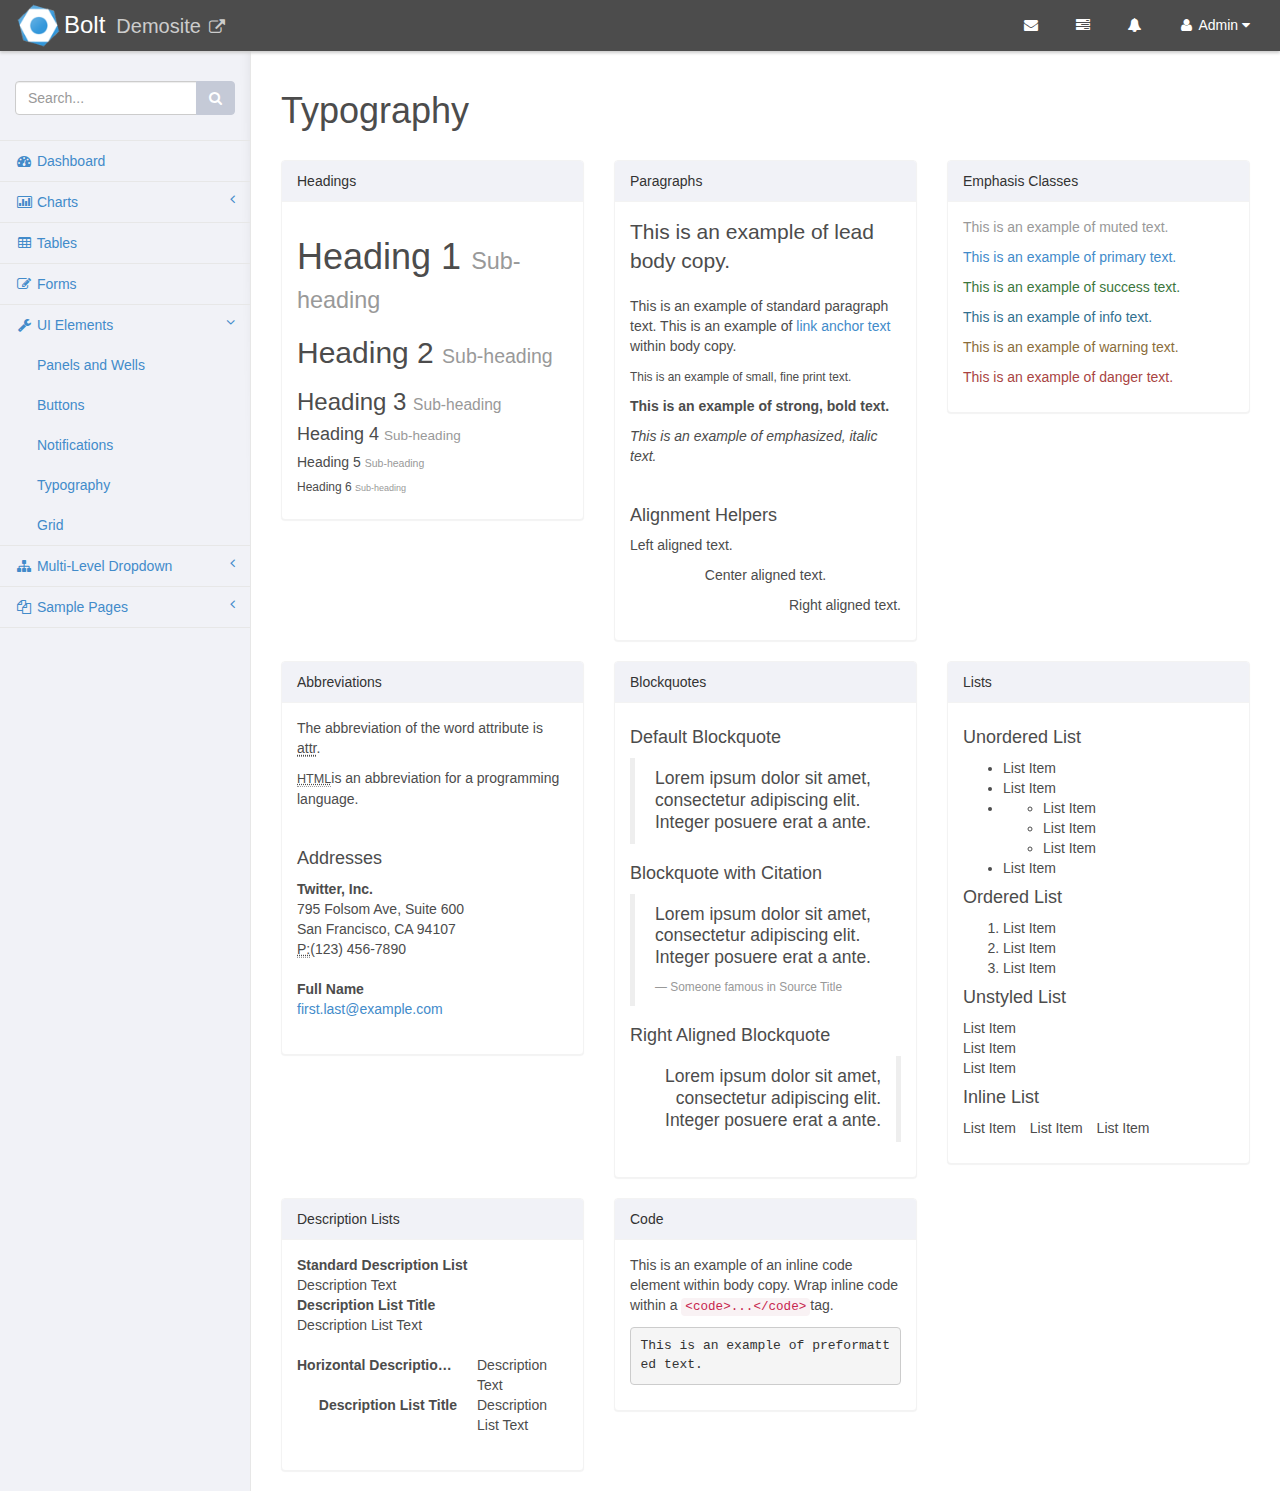
<file: templates/sb-admin-v2/typography.html>
<!DOCTYPE html>
<html>

<head>

    <meta charset="utf-8">
    <meta name="viewport" content="width=device-width, initial-scale=1.0">

    <title>Bolt 2.0 Backend</title>

    <!-- Core CSS - Include with every page -->
    <link href="css/bootstrap.css" rel="stylesheet">
    <link href="font-awesome/css/font-awesome.css" rel="stylesheet">

    <!-- Page-Level Plugin CSS - Typography -->

    <!-- SB Admin CSS - Include with every page -->
    <link href="css/bolt.css" rel="stylesheet">

</head>

<body>

    <div id="wrapper">

        <nav class="navbar navbar-default navbar-static-top" role="navigation" style="margin-bottom: 0">
            <div class="navbar-header">
                <button type="button" class="navbar-toggle" data-toggle="collapse" data-target=".sidebar-collapse">
                    <span class="sr-only">Toggle navigation</span>
                    <span class="icon-bar"></span>
                    <span class="icon-bar"></span>
                    <span class="icon-bar"></span>
                </button>
                <a class="navbar-brand" href="index.html"><img src="img/apple-touch-icon.png">Bolt</a> <a href="#" class="navbar-site btn">Demosite <i class="fa fa-external-link fa-fw"></i></a>
            </div>
            <!-- /.navbar-header -->

            <ul class="nav navbar-top-links navbar-right">
                <li class="dropdown">
                    <a class="dropdown-toggle" data-toggle="dropdown" href="#">
                        <i class="fa fa-envelope fa-fw"></i>
                    </a>
                    <ul class="dropdown-menu dropdown-messages">
                        <li>
                            <a href="#">
                                <div>
                                    <strong>John Smith</strong>
                                    <span class="pull-right text-muted">
                                        <em>Yesterday</em>
                                    </span>
                                </div>
                                <div>Lorem ipsum dolor sit amet, consectetur adipiscing elit. Pellentesque eleifend...</div>
                            </a>
                        </li>
                        <li class="divider"></li>
                        <li>
                            <a href="#">
                                <div>
                                    <strong>John Smith</strong>
                                    <span class="pull-right text-muted">
                                        <em>Yesterday</em>
                                    </span>
                                </div>
                                <div>Lorem ipsum dolor sit amet, consectetur adipiscing elit. Pellentesque eleifend...</div>
                            </a>
                        </li>
                        <li class="divider"></li>
                        <li>
                            <a href="#">
                                <div>
                                    <strong>John Smith</strong>
                                    <span class="pull-right text-muted">
                                        <em>Yesterday</em>
                                    </span>
                                </div>
                                <div>Lorem ipsum dolor sit amet, consectetur adipiscing elit. Pellentesque eleifend...</div>
                            </a>
                        </li>
                        <li class="divider"></li>
                        <li>
                            <a class="text-center" href="#">
                                <strong>Read All Messages</strong>
                                <i class="fa fa-angle-right"></i>
                            </a>
                        </li>
                    </ul>
                    <!-- /.dropdown-messages -->
                </li>
                <!-- /.dropdown -->
                <li class="dropdown">
                    <a class="dropdown-toggle" data-toggle="dropdown" href="#">
                        <i class="fa fa-tasks fa-fw"></i>
                    </a>
                    <ul class="dropdown-menu dropdown-tasks">
                        <li>
                            <a href="#">
                                <div>
                                    <p>
                                        <strong>Task 1</strong>
                                        <span class="pull-right text-muted">40% Complete</span>
                                    </p>
                                    <div class="progress progress-striped active">
                                        <div class="progress-bar progress-bar-success" role="progressbar" aria-valuenow="40" aria-valuemin="0" aria-valuemax="100" style="width: 40%">
                                            <span class="sr-only">40% Complete (success)</span>
                                        </div>
                                    </div>
                                </div>
                            </a>
                        </li>
                        <li class="divider"></li>
                        <li>
                            <a href="#">
                                <div>
                                    <p>
                                        <strong>Task 2</strong>
                                        <span class="pull-right text-muted">20% Complete</span>
                                    </p>
                                    <div class="progress progress-striped active">
                                        <div class="progress-bar progress-bar-info" role="progressbar" aria-valuenow="20" aria-valuemin="0" aria-valuemax="100" style="width: 20%">
                                            <span class="sr-only">20% Complete</span>
                                        </div>
                                    </div>
                                </div>
                            </a>
                        </li>
                        <li class="divider"></li>
                        <li>
                            <a href="#">
                                <div>
                                    <p>
                                        <strong>Task 3</strong>
                                        <span class="pull-right text-muted">60% Complete</span>
                                    </p>
                                    <div class="progress progress-striped active">
                                        <div class="progress-bar progress-bar-warning" role="progressbar" aria-valuenow="60" aria-valuemin="0" aria-valuemax="100" style="width: 60%">
                                            <span class="sr-only">60% Complete (warning)</span>
                                        </div>
                                    </div>
                                </div>
                            </a>
                        </li>
                        <li class="divider"></li>
                        <li>
                            <a href="#">
                                <div>
                                    <p>
                                        <strong>Task 4</strong>
                                        <span class="pull-right text-muted">80% Complete</span>
                                    </p>
                                    <div class="progress progress-striped active">
                                        <div class="progress-bar progress-bar-danger" role="progressbar" aria-valuenow="80" aria-valuemin="0" aria-valuemax="100" style="width: 80%">
                                            <span class="sr-only">80% Complete (danger)</span>
                                        </div>
                                    </div>
                                </div>
                            </a>
                        </li>
                        <li class="divider"></li>
                        <li>
                            <a class="text-center" href="#">
                                <strong>See All Tasks</strong>
                                <i class="fa fa-angle-right"></i>
                            </a>
                        </li>
                    </ul>
                    <!-- /.dropdown-tasks -->
                </li>
                <!-- /.dropdown -->
                <li class="dropdown">
                    <a class="dropdown-toggle" data-toggle="dropdown" href="#">
                        <i class="fa fa-bell fa-fw"></i>
                    </a>
                    <ul class="dropdown-menu dropdown-alerts">
                        <li>
                            <a href="#">
                                <div>
                                    <i class="fa fa-comment fa-fw"></i> New Comment
                                    <span class="pull-right text-muted small">4 minutes ago</span>
                                </div>
                            </a>
                        </li>
                        <li class="divider"></li>
                        <li>
                            <a href="#">
                                <div>
                                    <i class="fa fa-twitter fa-fw"></i> 3 New Followers
                                    <span class="pull-right text-muted small">12 minutes ago</span>
                                </div>
                            </a>
                        </li>
                        <li class="divider"></li>
                        <li>
                            <a href="#">
                                <div>
                                    <i class="fa fa-envelope fa-fw"></i> Message Sent
                                    <span class="pull-right text-muted small">4 minutes ago</span>
                                </div>
                            </a>
                        </li>
                        <li class="divider"></li>
                        <li>
                            <a href="#">
                                <div>
                                    <i class="fa fa-tasks fa-fw"></i> New Task
                                    <span class="pull-right text-muted small">4 minutes ago</span>
                                </div>
                            </a>
                        </li>
                        <li class="divider"></li>
                        <li>
                            <a href="#">
                                <div>
                                    <i class="fa fa-upload fa-fw"></i> Server Rebooted
                                    <span class="pull-right text-muted small">4 minutes ago</span>
                                </div>
                            </a>
                        </li>
                        <li class="divider"></li>
                        <li>
                            <a class="text-center" href="#">
                                <strong>See All Alerts</strong>
                                <i class="fa fa-angle-right"></i>
                            </a>
                        </li>
                    </ul>
                    <!-- /.dropdown-alerts -->
                </li>
                <!-- /.dropdown -->
                <li class="dropdown">
                    <a class="dropdown-toggle" data-toggle="dropdown" href="#">
                        <i class="fa fa-user fa-fw"></i> Admin <i class="fa fa-caret-down"></i>
                    </a>
                    <ul class="dropdown-menu dropdown-user">
                        <li><a href="#"><i class="fa fa-user fa-fw"></i> User Profile</a>
                        </li>
                        <li><a href="#"><i class="fa fa-gear fa-fw"></i> Settings</a>
                        </li>
                        <li class="divider"></li>
                        <li><a href="login.html"><i class="fa fa-sign-out fa-fw"></i> Logout</a>
                        </li>
                    </ul>
                    <!-- /.dropdown-user -->
                </li>
                <!-- /.dropdown -->
            </ul>
            <!-- /.navbar-top-links -->

        </nav>
        <!-- /.navbar-static-top -->

        <nav class="navbar-default navbar-static-side" role="navigation" id="nav">
            <div class="sidebar-collapse">
                <ul class="nav" id="side-menu">
                    <li class="sidebar-search">
                        <div class="input-group custom-search-form">
                            <input type="text" class="form-control" placeholder="Search...">
                            <span class="input-group-btn">
                                <button class="btn btn-default" type="button">
                                    <i class="fa fa-search"></i>
                                </button>
                            </span>
                        </div>
                        <!-- /input-group -->
                    </li>
                    <li>
                        <a href="index.html"><i class="fa fa-dashboard fa-fw"></i> Dashboard</a>
                    </li>
                    <li>
                        <a href="#"><i class="fa fa-bar-chart-o fa-fw"></i> Charts<span class="fa arrow"></span></a>
                        <ul class="nav nav-second-level">
                            <li>
                                <a href="flot.html">Flot Charts</a>
                            </li>
                            <li>
                                <a href="morris.html">Morris.js Charts</a>
                            </li>
                        </ul>
                        <!-- /.nav-second-level -->
                    </li>
                    <li>
                        <a href="tables.html"><i class="fa fa-table fa-fw"></i> Tables</a>
                    </li>
                    <li>
                        <a href="forms.html"><i class="fa fa-edit fa-fw"></i> Forms</a>
                    </li>
                    <li class="active">
                        <a href="#"><i class="fa fa-wrench fa-fw"></i> UI Elements<span class="fa arrow"></span></a>
                        <ul class="nav nav-second-level">
                            <li>
                                <a href="panels-wells.html">Panels and Wells</a>
                            </li>
                            <li>
                                <a href="buttons.html">Buttons</a>
                            </li>
                            <li>
                                <a href="notifications.html">Notifications</a>
                            </li>
                            <li>
                                <a href="typography.html">Typography</a>
                            </li>
                            <li>
                                <a href="grid.html">Grid</a>
                            </li>
                        </ul>
                        <!-- /.nav-second-level -->
                    </li>
                    <li>
                        <a href="#"><i class="fa fa-sitemap fa-fw"></i> Multi-Level Dropdown<span class="fa arrow"></span></a>
                        <ul class="nav nav-second-level">
                            <li>
                                <a href="#">Second Level Item</a>
                            </li>
                            <li>
                                <a href="#">Second Level Item</a>
                            </li>
                            <li>
                                <a href="#">Third Level <span class="fa arrow"></span></a>
                                <ul class="nav nav-third-level">
                                    <li>
                                        <a href="#">Third Level Item</a>
                                    </li>
                                    <li>
                                        <a href="#">Third Level Item</a>
                                    </li>
                                    <li>
                                        <a href="#">Third Level Item</a>
                                    </li>
                                    <li>
                                        <a href="#">Third Level Item</a>
                                    </li>
                                </ul>
                                <!-- /.nav-third-level -->
                            </li>
                        </ul>
                        <!-- /.nav-second-level -->
                    </li>
                    <li>
                        <a href="#"><i class="fa fa-files-o fa-fw"></i> Sample Pages<span class="fa arrow"></span></a>
                        <ul class="nav nav-second-level">
                            <li>
                                <a href="blank.html">Blank Page</a>
                            </li>
                            <li>
                                <a href="login.html">Login Page</a>
                            </li>
                        </ul>
                        <!-- /.nav-second-level -->
                    </li>
                </ul>
                <!-- /#side-menu -->
            </div>
            <!-- /.sidebar-collapse -->
        </nav>
        <!-- /.navbar-static-side -->

        <div id="page-wrapper">
            <div class="row">
                <div class="col-lg-12">
                    <h1 class="page-header">Typography</h1>
                </div>
                <!-- /.col-lg-12 -->
            </div>
            <!-- /.row -->
            <div class="row">
                <div class="col-lg-4">
                    <div class="panel panel-default">
                        <div class="panel-heading">
                            Headings
                        </div>
                        <div class="panel-body">
                            <h1>Heading 1
                                <small>Sub-heading</small>
                            </h1>
                            <h2>Heading 2
                                <small>Sub-heading</small>
                            </h2>
                            <h3>Heading 3
                                <small>Sub-heading</small>
                            </h3>
                            <h4>Heading 4
                                <small>Sub-heading</small>
                            </h4>
                            <h5>Heading 5
                                <small>Sub-heading</small>
                            </h5>
                            <h6>Heading 6
                                <small>Sub-heading</small>
                            </h6>
                        </div>
                        <!-- /.panel-body -->
                    </div>
                    <!-- /.panel -->
                </div>
                <!-- /.col-lg-4 -->
                <div class="col-lg-4">
                    <div class="panel panel-default">
                        <div class="panel-heading">
                            Paragraphs
                        </div>
                        <div class="panel-body">
                            <p class="lead">This is an example of lead body copy.</p>
                            <p>This is an example of standard paragraph text. This is an example of <a href="#">link anchor text</a> within body copy.</p>
                            <p>
                                <small>This is an example of small, fine print text.</small>
                            </p>
                            <p>
                                <strong>This is an example of strong, bold text.</strong>
                            </p>
                            <p>
                                <em>This is an example of emphasized, italic text.</em>
                            </p>
                            <br>
                            <h4>Alignment Helpers</h4>
                            <p class="text-left">Left aligned text.</p>
                            <p class="text-center">Center aligned text.</p>
                            <p class="text-right">Right aligned text.</p>
                        </div>
                        <!-- /.panel-body -->
                    </div>
                    <!-- /.panel -->
                </div>
                <!-- /.col-lg-4 -->
                <div class="col-lg-4">
                    <div class="panel panel-default">
                        <div class="panel-heading">
                            Emphasis Classes
                        </div>
                        <div class="panel-body">
                            <p class="text-muted">This is an example of muted text.</p>
                            <p class="text-primary">This is an example of primary text.</p>
                            <p class="text-success">This is an example of success text.</p>
                            <p class="text-info">This is an example of info text.</p>
                            <p class="text-warning">This is an example of warning text.</p>
                            <p class="text-danger">This is an example of danger text.</p>
                        </div>
                        <!-- /.panel-body -->
                    </div>
                    <!-- /.panel -->
                </div>
                <!-- /.col-lg-4 -->
            </div>
            <!-- /.row -->
            <div class="row">
                <div class="col-lg-4">
                    <div class="panel panel-default">
                        <div class="panel-heading">
                            Abbreviations
                        </div>
                        <div class="panel-body">
                            <p>The abbreviation of the word attribute is
                                <abbr title="attribute">attr</abbr>.</p>
                            <p>
                                <abbr title="HyperText Markup Language" class="initialism">HTML</abbr>is an abbreviation for a programming language.</p>
                            <br>
                            <h4>Addresses</h4>
                            <address>
                                <strong>Twitter, Inc.</strong>
                                <br>795 Folsom Ave, Suite 600
                                <br>San Francisco, CA 94107
                                <br>
                                <abbr title="Phone">P:</abbr>(123) 456-7890
                            </address>
                            <address>
                                <strong>Full Name</strong>
                                <br>
                                <a href="mailto:#">first.last@example.com</a>
                            </address>
                        </div>
                        <!-- /.panel-body -->
                    </div>
                    <!-- /.panel -->
                </div>
                <!-- /.col-lg-4 -->
                <div class="col-lg-4">
                    <div class="panel panel-default">
                        <div class="panel-heading">
                            Blockquotes
                        </div>
                        <div class="panel-body">
                            <h4>Default Blockquote</h4>
                            <blockquote>
                                <p>Lorem ipsum dolor sit amet, consectetur adipiscing elit. Integer posuere erat a ante.</p>
                            </blockquote>
                            <h4>Blockquote with Citation</h4>
                            <blockquote>
                                <p>Lorem ipsum dolor sit amet, consectetur adipiscing elit. Integer posuere erat a ante.</p>
                                <small>Someone famous in
                                    <cite title="Source Title">Source Title</cite>
                                </small>
                            </blockquote>
                            <h4>Right Aligned Blockquote</h4>
                            <blockquote class="pull-right">
                                <p>Lorem ipsum dolor sit amet, consectetur adipiscing elit. Integer posuere erat a ante.</p>
                            </blockquote>
                        </div>
                        <!-- /.panel-body -->
                    </div>
                    <!-- /.panel -->
                </div>
                <!-- /.col-lg-4 -->
                <div class="col-lg-4">
                    <div class="panel panel-default">
                        <div class="panel-heading">
                            Lists
                        </div>
                        <div class="panel-body">
                            <h4>Unordered List</h4>
                            <ul>
                                <li>List Item</li>
                                <li>List Item</li>
                                <li>
                                    <ul>
                                        <li>List Item</li>
                                        <li>List Item</li>
                                        <li>List Item</li>
                                    </ul>
                                </li>
                                <li>List Item</li>
                            </ul>
                            <h4>Ordered List</h4>
                            <ol>
                                <li>List Item</li>
                                <li>List Item</li>
                                <li>List Item</li>
                            </ol>
                            <h4>Unstyled List</h4>
                            <ul class="list-unstyled">
                                <li>List Item</li>
                                <li>List Item</li>
                                <li>List Item</li>
                            </ul>
                            <h4>Inline List</h4>
                            <ul class="list-inline">
                                <li>List Item</li>
                                <li>List Item</li>
                                <li>List Item</li>
                            </ul>
                        </div>
                        <!-- /.panel-body -->
                    </div>
                    <!-- /.panel -->
                </div>
                <!-- /.col-lg-4 -->
            </div>
            <!-- /.row -->
            <div class="row">
                <div class="col-lg-4">
                    <div class="panel panel-default">
                        <div class="panel-heading">
                            Description Lists
                        </div>
                        <div class="panel-body">
                            <dl>
                                <dt>Standard Description List</dt>
                                <dd>Description Text</dd>
                                <dt>Description List Title</dt>
                                <dd>Description List Text</dd>
                            </dl>
                            <dl class="dl-horizontal">
                                <dt>Horizontal Description List</dt>
                                <dd>Description Text</dd>
                                <dt>Description List Title</dt>
                                <dd>Description List Text</dd>
                            </dl>
                        </div>
                        <!-- /.panel-body -->
                    </div>
                    <!-- /.panel -->
                </div>
                <!-- /.col-lg-4 -->
                <div class="col-lg-4">
                    <div class="panel panel-default">
                        <div class="panel-heading">
                            Code
                        </div>
                        <div class="panel-body">
                            <p>This is an example of an inline code element within body copy. Wrap inline code within a
                                <code>&lt;code&gt;...&lt;/code&gt;</code>tag.</p>
                            <pre>This is an example of preformatted text.</pre>
                        </div>
                        <!-- /.panel-body -->
                    </div>
                    <!-- /.panel -->
                </div>
                <!-- /.col-lg-4 -->
            </div>
            <!-- /.row -->
        </div>
        <!-- /#page-wrapper -->

    </div>
    <!-- /#wrapper -->

    <!-- Core Scripts - Include with every page -->
    <script src="js/jquery-1.10.2.js"></script>
    <script src="js/bootstrap.min.js"></script>
    <script src="js/plugins/metisMenu/jquery.metisMenu.js"></script>

    <!-- Page-Level Plugin Scripts - Typography -->

    <!-- SB Admin Scripts - Include with every page -->
    <script src="js/bolt.js"></script>

    <!-- Page-Level Demo Scripts - Typography - Use for reference -->

</body>

</html>
</file>
<file: templates/sb-admin-v2/css/bolt.css>
/* Global Styles */

/* ------------------------------- */

 body {
    background-color: #f1f2f7;
    color: #4c4c4c;
}

/* Wrappers */

/* ------------------------------- */

 #wrapper {
    width: 100%;
}

#page-wrapper {
    padding: 0 15px;
    min-height: 568px;
    background-color:#fff;
}

@media(min-width:768px) {
    #page-wrapper {
        position: inherit;
        margin: 0 0 0 250px;
        padding: 0 30px;
        min-height: 1300px;
        border-left: 1px solid #e7e7e7;
    }
}

.navbar-static-side ul li {
    border-bottom: 1px solid #e7e7e7;
}

/* Navigation */

/* ------------------------------- */

/* Top Right Navigation Dropdown Styles */

 .navbar-top-links li {
    display: inline-block;
}

.navbar-top-links li:last-child {
    margin-right: 15px;
}

.navbar-top-links li a {
    padding: 15px;
    min-height: 50px;
}

.navbar-top-links .dropdown-menu li {
    display: block;
}

.navbar-top-links .dropdown-menu li:last-child {
    margin-right: 0;
}

.navbar-top-links .dropdown-menu li a {
    padding: 3px 20px;
    min-height: 0;
}

.navbar-top-links .dropdown-menu li a div {
    white-space: normal;
}

.navbar-top-links .dropdown-messages,
.navbar-top-links .dropdown-tasks,
.navbar-top-links .dropdown-alerts {
    width: 310px;
    min-width: 0;
}

.navbar-top-links .dropdown-messages {
    margin-left: 5px;
}

.navbar-top-links .dropdown-tasks {
    margin-left: -59px;
}

.navbar-top-links .dropdown-alerts {
    margin-left: -123px;
}

.navbar-top-links .dropdown-user {
    right: 0;
    left: auto;
}

/* Sidebar Menu Styles */

 .sidebar-search {
    padding: 30px 15px 25px 15px;
}

.arrow {
    float: right;
}

.fa.arrow:before {
    content: "\f104";
}

.active > a > .fa.arrow:before {
    content: "\f107";
}

.nav-second-level li,
.nav-third-level li {
    border-bottom: none !important;
}

.nav-second-level li a {
    padding-left: 37px;
}

.nav-third-level li a {
    padding-left: 52px;
}

.navbar-static-side {
    z-index: 1;
    position: absolute;
    width: 250px;
    height:100%;
}

@media(max-width:768px) {
	.navbar-static-side{
		display:none;
	}
	.js-nav .navbar-static-side{
		display:block;
	}
}

@media(min-width:768px) {
/*
    .navbar-static-side {
        z-index: 1;
        position: absolute;
        width: 250px;
        height:100%;
    }*/

    .navbar-top-links .dropdown-messages,
    .navbar-top-links .dropdown-tasks,
    .navbar-top-links .dropdown-alerts {
        margin-left: auto;
    }
}

/* Buttons */

/* ------------------------------- */

 .btn-outline {
    color: inherit;
    background-color: transparent;
    transition: all .5s;
}

.btn-primary.btn-outline {
    color: #428bca;
}

.btn-success.btn-outline {
    color: #5cb85c;
}

.btn-info.btn-outline {
    color: #5bc0de;
}

.btn-warning.btn-outline {
    color: #f0ad4e;
}

.btn-danger.btn-outline {
    color: #d9534f;
}

.btn-primary.btn-outline:hover,
.btn-success.btn-outline:hover,
.btn-info.btn-outline:hover,
.btn-warning.btn-outline:hover,
.btn-danger.btn-outline:hover {
    color: #fff;
}

/* Pages */

/* ------------------------------- */

/* Dashboard Chat */

 .chat {
    margin: 0;
    padding: 0;
    list-style: none;
}

.chat li {
    margin-bottom: 10px;
    padding-bottom: 5px;
    border-bottom: 1px dotted #B3A9A9;
}

.chat li.left .chat-body {
    margin-left: 60px;
}

.chat li.right .chat-body {
    margin-right: 60px;
}

.chat li .chat-body p {
    margin: 0;
    color: #777777;
}

.panel .slidedown .glyphicon,
.chat .glyphicon {
    margin-right: 5px;
}

.chat-panel .panel-body {
    height: 350px;
    overflow-y: scroll;
}

/* Login Page */

 .login-panel {
    margin-top: 25%;
}

/* Flot Chart Containers */

 .flot-chart {
    display: block;
    height: 400px;
}

.flot-chart-content {
    width: 100%;
    height: 100%;
}

/* DataTables Overrides */

 table.dataTable thead .sorting,
table.dataTable thead .sorting_asc:after,
table.dataTable thead .sorting_desc,
table.dataTable thead .sorting_asc_disabled,
table.dataTable thead .sorting_desc_disabled {
    background: transparent;
}

table.dataTable thead .sorting_asc:after {
    content: "\f0de";
    float: right;
    font-family: fontawesome;
}

table.dataTable thead .sorting_desc:after {
    content: "\f0dd";
    float: right;
    font-family: fontawesome;
}

table.dataTable thead .sorting:after {
    content: "\f0dc";
    float: right;
    font-family: fontawesome;
    color: rgba(50,50,50,.5);
}

/* Circle Buttons */

 .btn-circle {
    width: 30px;
    height: 30px;
    padding: 6px 0;
    border-radius: 15px;
    text-align: center;
    font-size: 12px;
    line-height: 1.428571429;
}

.btn-circle.btn-lg {
    width: 50px;
    height: 50px;
    padding: 10px 16px;
    border-radius: 25px;
    font-size: 18px;
    line-height: 1.33;
}

.btn-circle.btn-xl {
    width: 70px;
    height: 70px;
    padding: 10px 16px;
    border-radius: 35px;
    font-size: 24px;
    line-height: 1.33;
}

.show-grid [class^="col-"] {
    padding-top: 10px;
    padding-bottom: 10px;
    border: 1px solid #ddd;
    background-color: #eee !important;
}

.show-grid {
    margin: 15px 0;
}

.navbar-static-top { 
	background-color: #4c4c4c;
	box-shadow: 0px 2px 3px #ccc;
	border: none;
}

.navbar-static-top a { 
	color: #fff;
}

.navbar-static-side {
	background: url(../img/sidebarbg.png) no-repeat top right;
}

.navbar-brand {
	display: inline-block;
	color: #fff !important;
	font-size: 24px;
	padding: 0;
	margin: 0 5px 0 15px;
	line-height: 50px;
}

.navbar-brand img {
	width: 47px;
	height: 47px;
	margin: 0 2px 2px 0;
}

.navbar-site {
	display: inline-block;
	color: #ccc!important;
	font-size: 20px;
	line-height: 30px;
	margin-top: 9px;
	padding: 1px 5px 0 5px;
}

.navbar-site i {
	color: #ccc!important;
	font-size: 16px;
}

.navbar-brand:hover,
.navbar-site:hover,
.navbar-site:hover i
 {
  color: #ffffff!important;
  text-decoration: none;
  background-color: #428bca;
  outline: 0;
}

.page-header {
	border: none;
}

.login .logo {
	margin-top:100px;
	width: 358px;
	height: auto;
}


.js-nav #page-wrapper {
	margin-left: 250px;
}
</file>
<file: templates/sb-admin-v2/css/plugins/social-buttons/social-buttons.css>
@import url(//netdna.bootstrapcdn.com/font-awesome/4.0.3/css/font-awesome.min.css);
/*
 * Social Buttons for Bootstrap
 *
 * Copyright 2013 Panayiotis Lipiridis
 * Licensed under the MIT License
 *
 * https://github.com/lipis/bootstrap-social
 */

.btn-social{position:relative;padding-left:44px;text-align:left;white-space:nowrap;overflow:hidden;text-overflow:ellipsis}.btn-social :first-child{position:absolute;left:0;top:0;bottom:0;width:32px;line-height:34px;font-size:1.6em;text-align:center;border-right:1px solid rgba(0,0,0,0.2)}
.btn-social.btn-lg{padding-left:61px}.btn-social.btn-lg :first-child{line-height:45px;width:45px;font-size:1.8em}
.btn-social.btn-sm{padding-left:38px}.btn-social.btn-sm :first-child{line-height:28px;width:28px;font-size:1.4em}
.btn-social.btn-xs{padding-left:30px}.btn-social.btn-xs :first-child{line-height:20px;width:20px;font-size:1.2em}
.btn-social-icon{position:relative;padding-left:44px;text-align:left;white-space:nowrap;overflow:hidden;text-overflow:ellipsis;height:34px;width:34px;padding-left:0;padding-right:0}.btn-social-icon :first-child{position:absolute;left:0;top:0;bottom:0;width:32px;line-height:34px;font-size:1.6em;text-align:center;border-right:1px solid rgba(0,0,0,0.2)}
.btn-social-icon.btn-lg{padding-left:61px}.btn-social-icon.btn-lg :first-child{line-height:45px;width:45px;font-size:1.8em}
.btn-social-icon.btn-sm{padding-left:38px}.btn-social-icon.btn-sm :first-child{line-height:28px;width:28px;font-size:1.4em}
.btn-social-icon.btn-xs{padding-left:30px}.btn-social-icon.btn-xs :first-child{line-height:20px;width:20px;font-size:1.2em}
.btn-social-icon :first-child{border:none;text-align:center;width:100% !important}
.btn-social-icon.btn-lg{height:45px;width:45px;padding-left:0;padding-right:0}
.btn-social-icon.btn-sm{height:30px;width:30px;padding-left:0;padding-right:0}
.btn-social-icon.btn-xs{height:22px;width:22px;padding-left:0;padding-right:0}
.btn-bitbucket{color:#fff;background-color:#205081;border-color:rgba(0,0,0,0.2)}.btn-bitbucket:hover,.btn-bitbucket:focus,.btn-bitbucket:active,.btn-bitbucket.active,.open .dropdown-toggle.btn-bitbucket{color:#fff;background-color:#183c60;border-color:rgba(0,0,0,0.2)}
.btn-bitbucket:active,.btn-bitbucket.active,.open .dropdown-toggle.btn-bitbucket{background-image:none}
.btn-bitbucket.disabled,.btn-bitbucket[disabled],fieldset[disabled] .btn-bitbucket,.btn-bitbucket.disabled:hover,.btn-bitbucket[disabled]:hover,fieldset[disabled] .btn-bitbucket:hover,.btn-bitbucket.disabled:focus,.btn-bitbucket[disabled]:focus,fieldset[disabled] .btn-bitbucket:focus,.btn-bitbucket.disabled:active,.btn-bitbucket[disabled]:active,fieldset[disabled] .btn-bitbucket:active,.btn-bitbucket.disabled.active,.btn-bitbucket[disabled].active,fieldset[disabled] .btn-bitbucket.active{background-color:#205081;border-color:rgba(0,0,0,0.2)}
.btn-dropbox{color:#fff;background-color:#1087dd;border-color:rgba(0,0,0,0.2)}.btn-dropbox:hover,.btn-dropbox:focus,.btn-dropbox:active,.btn-dropbox.active,.open .dropdown-toggle.btn-dropbox{color:#fff;background-color:#0d70b7;border-color:rgba(0,0,0,0.2)}
.btn-dropbox:active,.btn-dropbox.active,.open .dropdown-toggle.btn-dropbox{background-image:none}
.btn-dropbox.disabled,.btn-dropbox[disabled],fieldset[disabled] .btn-dropbox,.btn-dropbox.disabled:hover,.btn-dropbox[disabled]:hover,fieldset[disabled] .btn-dropbox:hover,.btn-dropbox.disabled:focus,.btn-dropbox[disabled]:focus,fieldset[disabled] .btn-dropbox:focus,.btn-dropbox.disabled:active,.btn-dropbox[disabled]:active,fieldset[disabled] .btn-dropbox:active,.btn-dropbox.disabled.active,.btn-dropbox[disabled].active,fieldset[disabled] .btn-dropbox.active{background-color:#1087dd;border-color:rgba(0,0,0,0.2)}
.btn-facebook{color:#fff;background-color:#3b5998;border-color:rgba(0,0,0,0.2)}.btn-facebook:hover,.btn-facebook:focus,.btn-facebook:active,.btn-facebook.active,.open .dropdown-toggle.btn-facebook{color:#fff;background-color:#30487b;border-color:rgba(0,0,0,0.2)}
.btn-facebook:active,.btn-facebook.active,.open .dropdown-toggle.btn-facebook{background-image:none}
.btn-facebook.disabled,.btn-facebook[disabled],fieldset[disabled] .btn-facebook,.btn-facebook.disabled:hover,.btn-facebook[disabled]:hover,fieldset[disabled] .btn-facebook:hover,.btn-facebook.disabled:focus,.btn-facebook[disabled]:focus,fieldset[disabled] .btn-facebook:focus,.btn-facebook.disabled:active,.btn-facebook[disabled]:active,fieldset[disabled] .btn-facebook:active,.btn-facebook.disabled.active,.btn-facebook[disabled].active,fieldset[disabled] .btn-facebook.active{background-color:#3b5998;border-color:rgba(0,0,0,0.2)}
.btn-flickr{color:#fff;background-color:#ff0084;border-color:rgba(0,0,0,0.2)}.btn-flickr:hover,.btn-flickr:focus,.btn-flickr:active,.btn-flickr.active,.open .dropdown-toggle.btn-flickr{color:#fff;background-color:#d6006f;border-color:rgba(0,0,0,0.2)}
.btn-flickr:active,.btn-flickr.active,.open .dropdown-toggle.btn-flickr{background-image:none}
.btn-flickr.disabled,.btn-flickr[disabled],fieldset[disabled] .btn-flickr,.btn-flickr.disabled:hover,.btn-flickr[disabled]:hover,fieldset[disabled] .btn-flickr:hover,.btn-flickr.disabled:focus,.btn-flickr[disabled]:focus,fieldset[disabled] .btn-flickr:focus,.btn-flickr.disabled:active,.btn-flickr[disabled]:active,fieldset[disabled] .btn-flickr:active,.btn-flickr.disabled.active,.btn-flickr[disabled].active,fieldset[disabled] .btn-flickr.active{background-color:#ff0084;border-color:rgba(0,0,0,0.2)}
.btn-github{color:#fff;background-color:#444;border-color:rgba(0,0,0,0.2)}.btn-github:hover,.btn-github:focus,.btn-github:active,.btn-github.active,.open .dropdown-toggle.btn-github{color:#fff;background-color:#303030;border-color:rgba(0,0,0,0.2)}
.btn-github:active,.btn-github.active,.open .dropdown-toggle.btn-github{background-image:none}
.btn-github.disabled,.btn-github[disabled],fieldset[disabled] .btn-github,.btn-github.disabled:hover,.btn-github[disabled]:hover,fieldset[disabled] .btn-github:hover,.btn-github.disabled:focus,.btn-github[disabled]:focus,fieldset[disabled] .btn-github:focus,.btn-github.disabled:active,.btn-github[disabled]:active,fieldset[disabled] .btn-github:active,.btn-github.disabled.active,.btn-github[disabled].active,fieldset[disabled] .btn-github.active{background-color:#444;border-color:rgba(0,0,0,0.2)}
.btn-google-plus{color:#fff;background-color:#dd4b39;border-color:rgba(0,0,0,0.2)}.btn-google-plus:hover,.btn-google-plus:focus,.btn-google-plus:active,.btn-google-plus.active,.open .dropdown-toggle.btn-google-plus{color:#fff;background-color:#ca3523;border-color:rgba(0,0,0,0.2)}
.btn-google-plus:active,.btn-google-plus.active,.open .dropdown-toggle.btn-google-plus{background-image:none}
.btn-google-plus.disabled,.btn-google-plus[disabled],fieldset[disabled] .btn-google-plus,.btn-google-plus.disabled:hover,.btn-google-plus[disabled]:hover,fieldset[disabled] .btn-google-plus:hover,.btn-google-plus.disabled:focus,.btn-google-plus[disabled]:focus,fieldset[disabled] .btn-google-plus:focus,.btn-google-plus.disabled:active,.btn-google-plus[disabled]:active,fieldset[disabled] .btn-google-plus:active,.btn-google-plus.disabled.active,.btn-google-plus[disabled].active,fieldset[disabled] .btn-google-plus.active{background-color:#dd4b39;border-color:rgba(0,0,0,0.2)}
.btn-instagram{color:#fff;background-color:#517fa4;border-color:rgba(0,0,0,0.2)}.btn-instagram:hover,.btn-instagram:focus,.btn-instagram:active,.btn-instagram.active,.open .dropdown-toggle.btn-instagram{color:#fff;background-color:#446a89;border-color:rgba(0,0,0,0.2)}
.btn-instagram:active,.btn-instagram.active,.open .dropdown-toggle.btn-instagram{background-image:none}
.btn-instagram.disabled,.btn-instagram[disabled],fieldset[disabled] .btn-instagram,.btn-instagram.disabled:hover,.btn-instagram[disabled]:hover,fieldset[disabled] .btn-instagram:hover,.btn-instagram.disabled:focus,.btn-instagram[disabled]:focus,fieldset[disabled] .btn-instagram:focus,.btn-instagram.disabled:active,.btn-instagram[disabled]:active,fieldset[disabled] .btn-instagram:active,.btn-instagram.disabled.active,.btn-instagram[disabled].active,fieldset[disabled] .btn-instagram.active{background-color:#517fa4;border-color:rgba(0,0,0,0.2)}
.btn-linkedin{color:#fff;background-color:#007bb6;border-color:rgba(0,0,0,0.2)}.btn-linkedin:hover,.btn-linkedin:focus,.btn-linkedin:active,.btn-linkedin.active,.open .dropdown-toggle.btn-linkedin{color:#fff;background-color:#005f8d;border-color:rgba(0,0,0,0.2)}
.btn-linkedin:active,.btn-linkedin.active,.open .dropdown-toggle.btn-linkedin{background-image:none}
.btn-linkedin.disabled,.btn-linkedin[disabled],fieldset[disabled] .btn-linkedin,.btn-linkedin.disabled:hover,.btn-linkedin[disabled]:hover,fieldset[disabled] .btn-linkedin:hover,.btn-linkedin.disabled:focus,.btn-linkedin[disabled]:focus,fieldset[disabled] .btn-linkedin:focus,.btn-linkedin.disabled:active,.btn-linkedin[disabled]:active,fieldset[disabled] .btn-linkedin:active,.btn-linkedin.disabled.active,.btn-linkedin[disabled].active,fieldset[disabled] .btn-linkedin.active{background-color:#007bb6;border-color:rgba(0,0,0,0.2)}
.btn-pinterest{color:#fff;background-color:#cb2027;border-color:rgba(0,0,0,0.2)}.btn-pinterest:hover,.btn-pinterest:focus,.btn-pinterest:active,.btn-pinterest.active,.open .dropdown-toggle.btn-pinterest{color:#fff;background-color:#a81a20;border-color:rgba(0,0,0,0.2)}
.btn-pinterest:active,.btn-pinterest.active,.open .dropdown-toggle.btn-pinterest{background-image:none}
.btn-pinterest.disabled,.btn-pinterest[disabled],fieldset[disabled] .btn-pinterest,.btn-pinterest.disabled:hover,.btn-pinterest[disabled]:hover,fieldset[disabled] .btn-pinterest:hover,.btn-pinterest.disabled:focus,.btn-pinterest[disabled]:focus,fieldset[disabled] .btn-pinterest:focus,.btn-pinterest.disabled:active,.btn-pinterest[disabled]:active,fieldset[disabled] .btn-pinterest:active,.btn-pinterest.disabled.active,.btn-pinterest[disabled].active,fieldset[disabled] .btn-pinterest.active{background-color:#cb2027;border-color:rgba(0,0,0,0.2)}
.btn-tumblr{color:#fff;background-color:#2c4762;border-color:rgba(0,0,0,0.2)}.btn-tumblr:hover,.btn-tumblr:focus,.btn-tumblr:active,.btn-tumblr.active,.open .dropdown-toggle.btn-tumblr{color:#fff;background-color:#1f3346;border-color:rgba(0,0,0,0.2)}
.btn-tumblr:active,.btn-tumblr.active,.open .dropdown-toggle.btn-tumblr{background-image:none}
.btn-tumblr.disabled,.btn-tumblr[disabled],fieldset[disabled] .btn-tumblr,.btn-tumblr.disabled:hover,.btn-tumblr[disabled]:hover,fieldset[disabled] .btn-tumblr:hover,.btn-tumblr.disabled:focus,.btn-tumblr[disabled]:focus,fieldset[disabled] .btn-tumblr:focus,.btn-tumblr.disabled:active,.btn-tumblr[disabled]:active,fieldset[disabled] .btn-tumblr:active,.btn-tumblr.disabled.active,.btn-tumblr[disabled].active,fieldset[disabled] .btn-tumblr.active{background-color:#2c4762;border-color:rgba(0,0,0,0.2)}
.btn-twitter{color:#fff;background-color:#2ba9e1;border-color:rgba(0,0,0,0.2)}.btn-twitter:hover,.btn-twitter:focus,.btn-twitter:active,.btn-twitter.active,.open .dropdown-toggle.btn-twitter{color:#fff;background-color:#1c92c7;border-color:rgba(0,0,0,0.2)}
.btn-twitter:active,.btn-twitter.active,.open .dropdown-toggle.btn-twitter{background-image:none}
.btn-twitter.disabled,.btn-twitter[disabled],fieldset[disabled] .btn-twitter,.btn-twitter.disabled:hover,.btn-twitter[disabled]:hover,fieldset[disabled] .btn-twitter:hover,.btn-twitter.disabled:focus,.btn-twitter[disabled]:focus,fieldset[disabled] .btn-twitter:focus,.btn-twitter.disabled:active,.btn-twitter[disabled]:active,fieldset[disabled] .btn-twitter:active,.btn-twitter.disabled.active,.btn-twitter[disabled].active,fieldset[disabled] .btn-twitter.active{background-color:#2ba9e1;border-color:rgba(0,0,0,0.2)}
.btn-vk{color:#fff;background-color:#587ea3;border-color:rgba(0,0,0,0.2)}.btn-vk:hover,.btn-vk:focus,.btn-vk:active,.btn-vk.active,.open .dropdown-toggle.btn-vk{color:#fff;background-color:#4a6a89;border-color:rgba(0,0,0,0.2)}
.btn-vk:active,.btn-vk.active,.open .dropdown-toggle.btn-vk{background-image:none}
.btn-vk.disabled,.btn-vk[disabled],fieldset[disabled] .btn-vk,.btn-vk.disabled:hover,.btn-vk[disabled]:hover,fieldset[disabled] .btn-vk:hover,.btn-vk.disabled:focus,.btn-vk[disabled]:focus,fieldset[disabled] .btn-vk:focus,.btn-vk.disabled:active,.btn-vk[disabled]:active,fieldset[disabled] .btn-vk:active,.btn-vk.disabled.active,.btn-vk[disabled].active,fieldset[disabled] .btn-vk.active{background-color:#587ea3;border-color:rgba(0,0,0,0.2)}


/* 
 * Only for this example - not needed for the buttons
 * ----------------------------------------------------- */
.btn-social-icon {margin-bottom: 4px;}
.social-class .social-hex{font-family:Monaco,Menlo,Consolas,"Courier New",monospace;font-size:10px;opacity:.3;float:right}
.social-class li{margin-bottom:4px}.social-class li:hover .social-hex{opacity:1}
.social-class li:hover code{background-color:#e8e8ee}
.social-class code{cursor:default}
</file>
<file: templates/sb-admin-v2/css/plugins/morris/morris-0.4.3.min.css>
.morris-hover{position:absolute;z-index:1000;}.morris-hover.morris-default-style{border-radius:10px;padding:6px;color:#666;background:rgba(255, 255, 255, 0.8);border:solid 2px rgba(230, 230, 230, 0.8);font-family:sans-serif;font-size:12px;text-align:center;}.morris-hover.morris-default-style .morris-hover-row-label{font-weight:bold;margin:0.25em 0;}
.morris-hover.morris-default-style .morris-hover-point{white-space:nowrap;margin:0.1em 0;}
</file>
